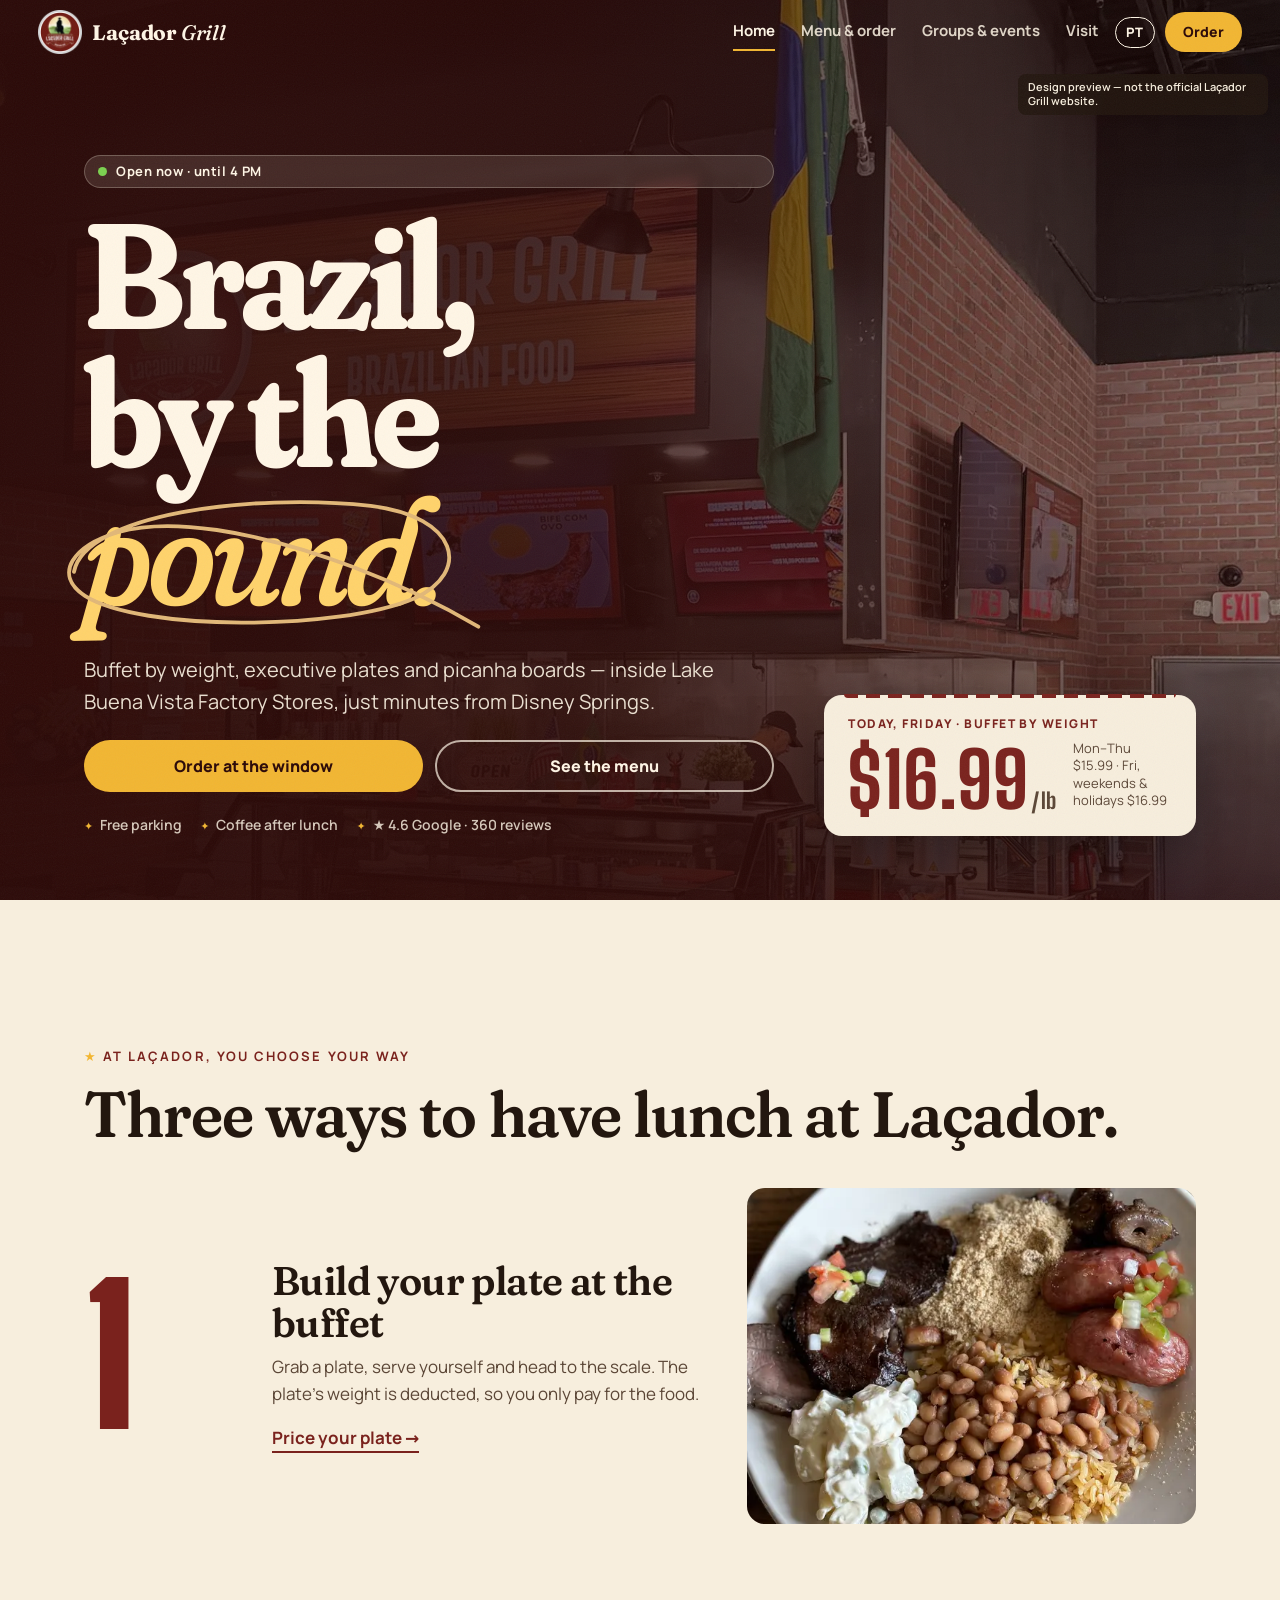
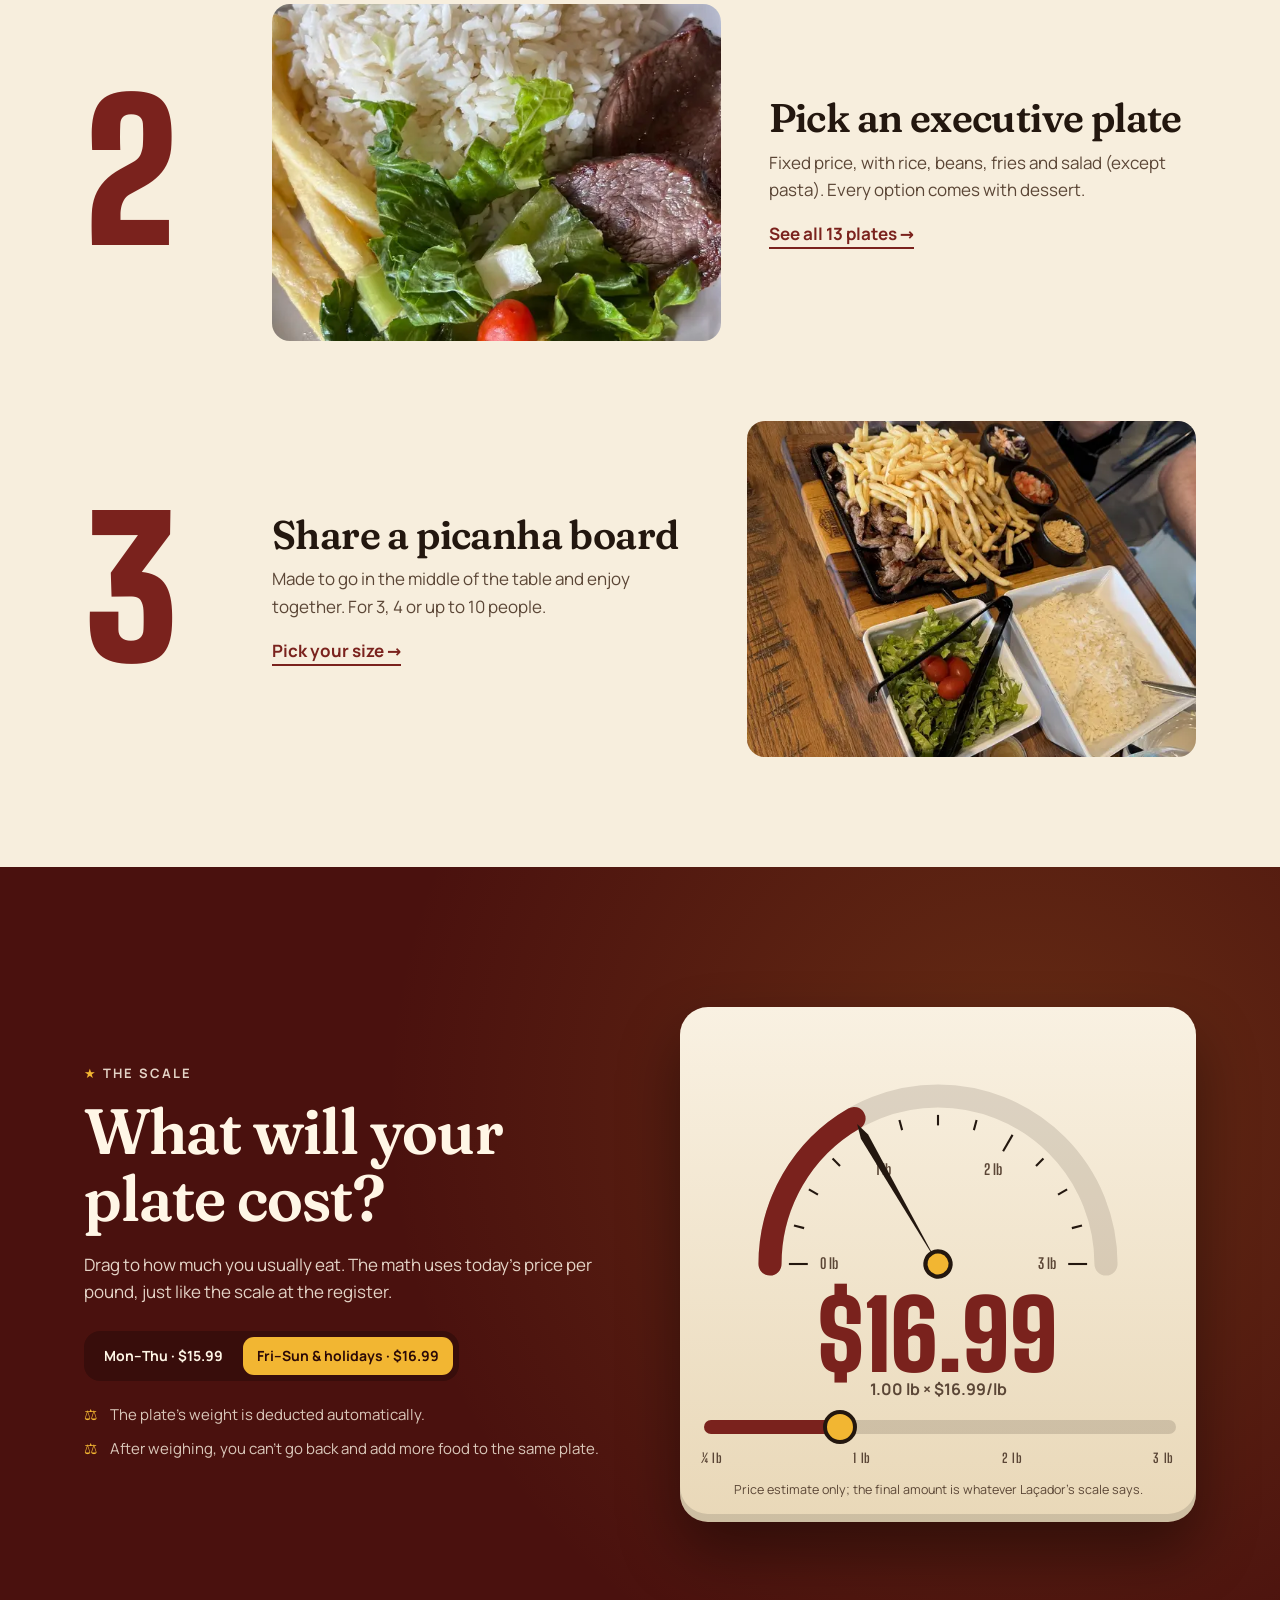
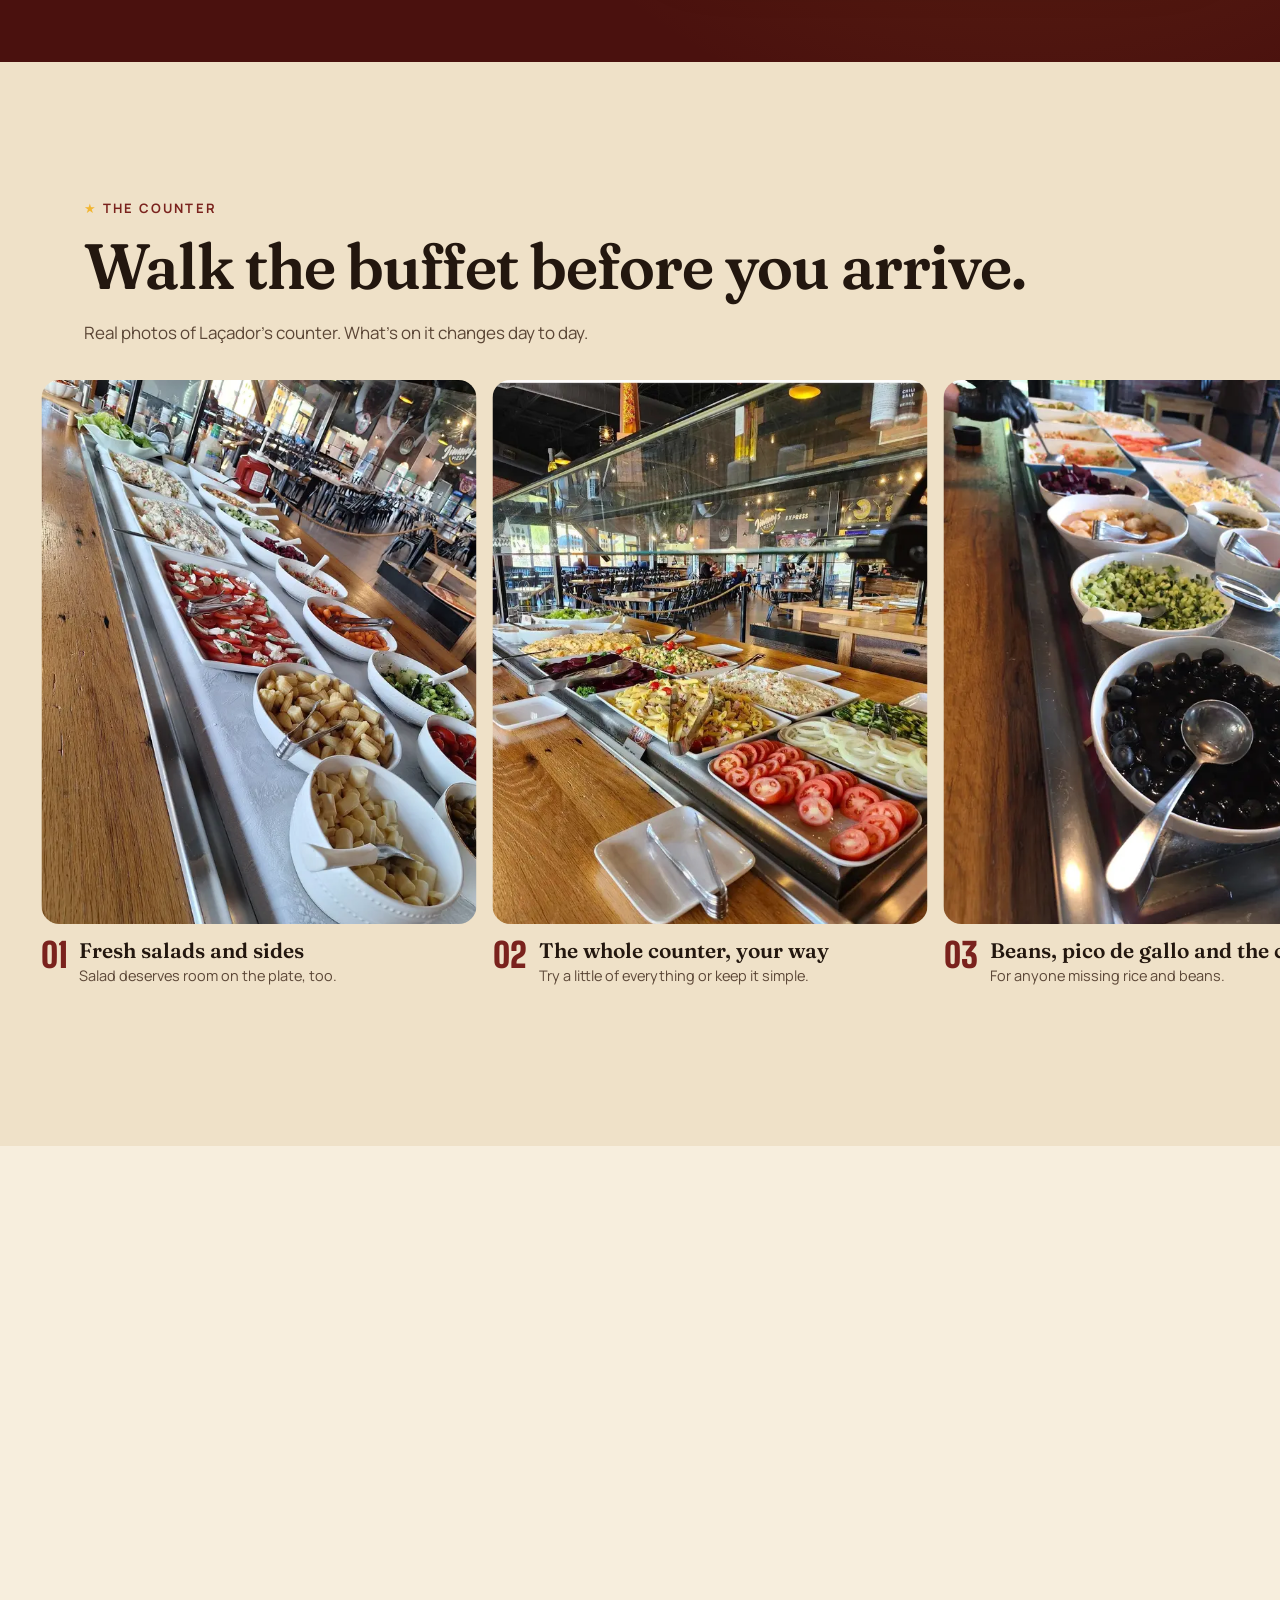
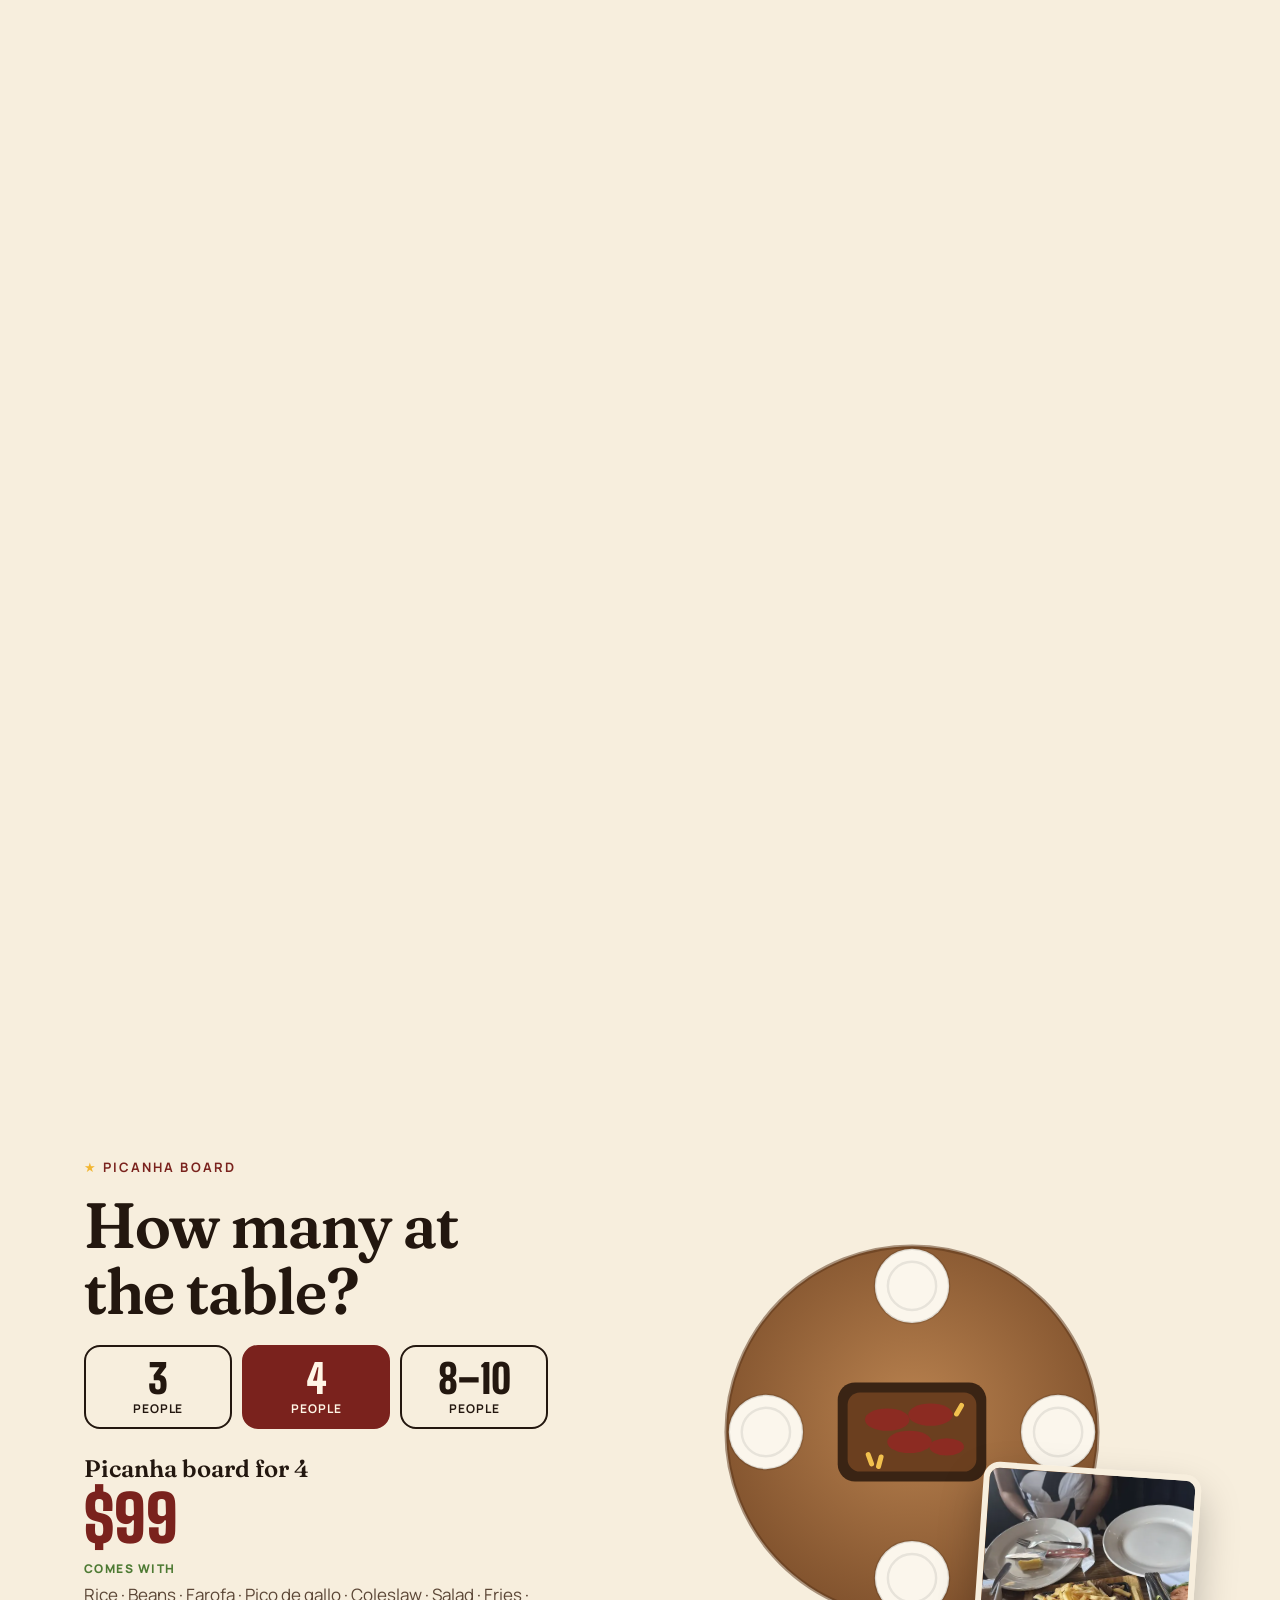
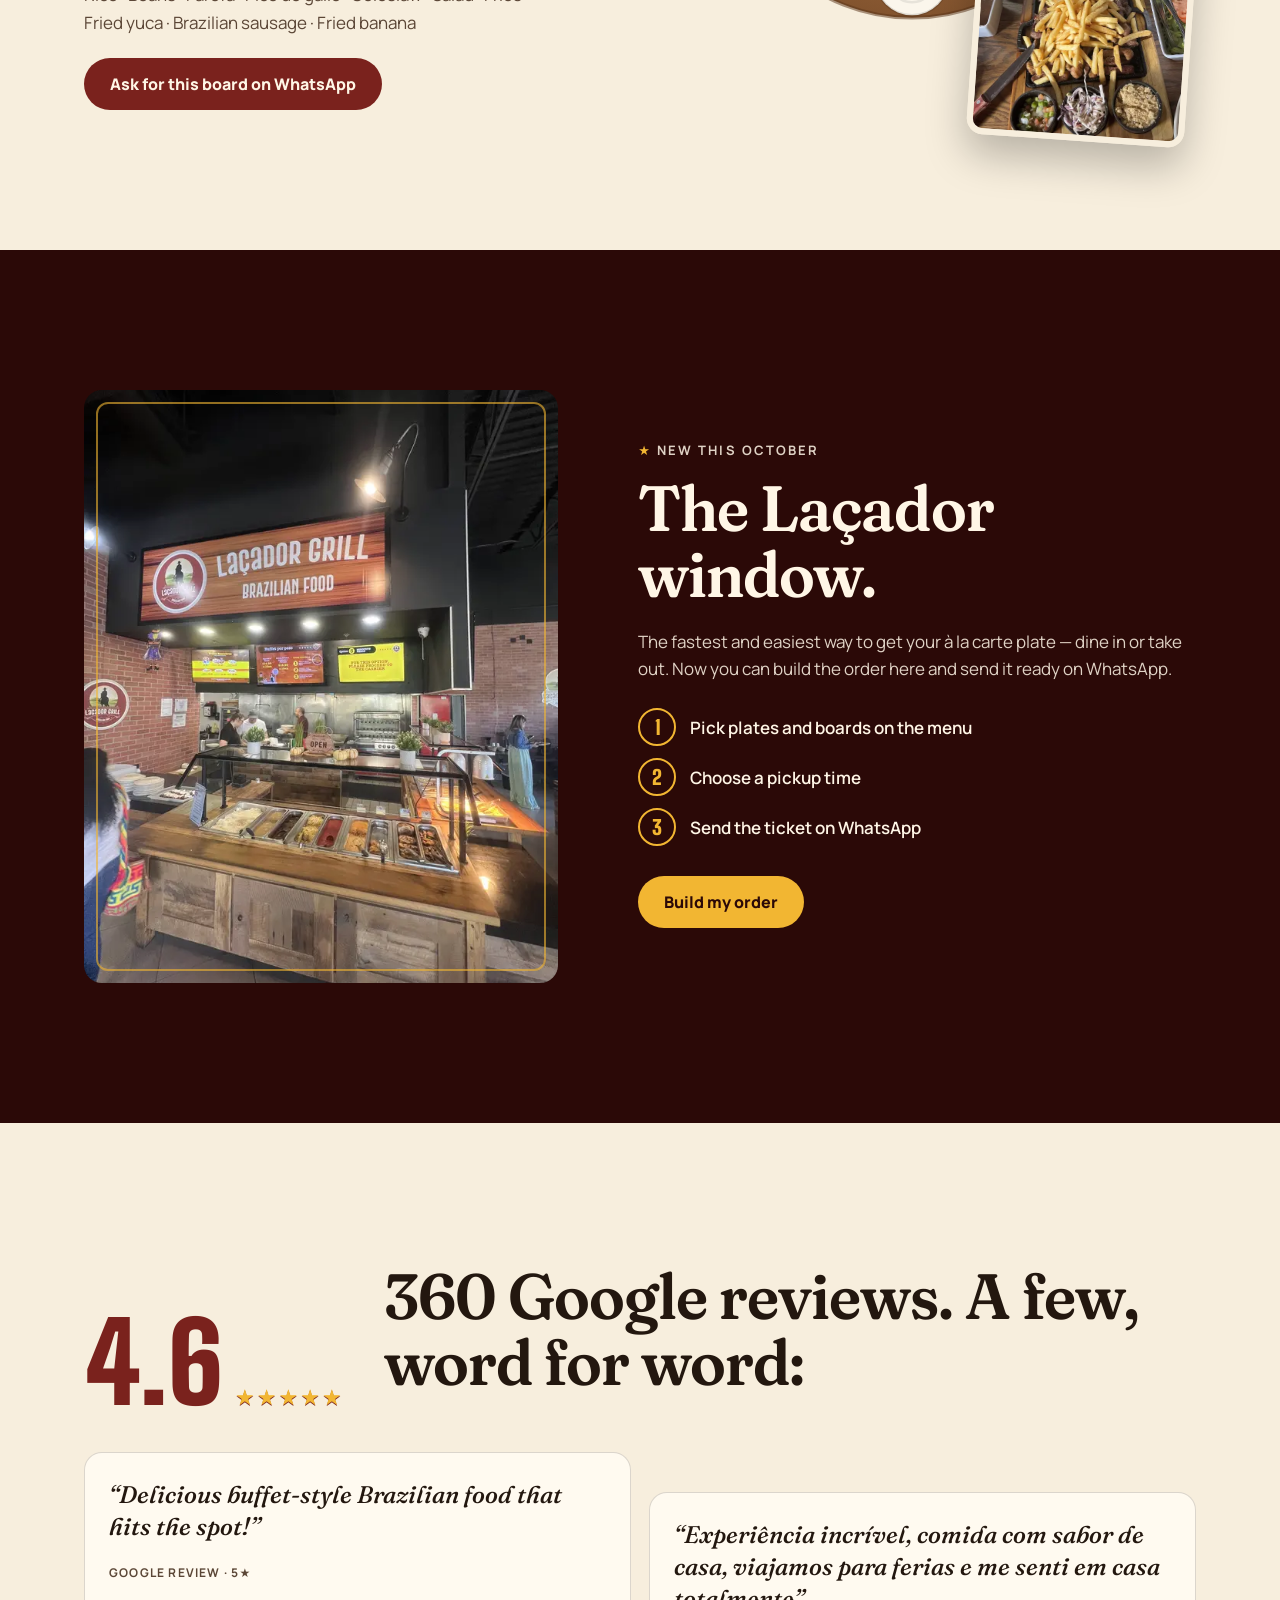
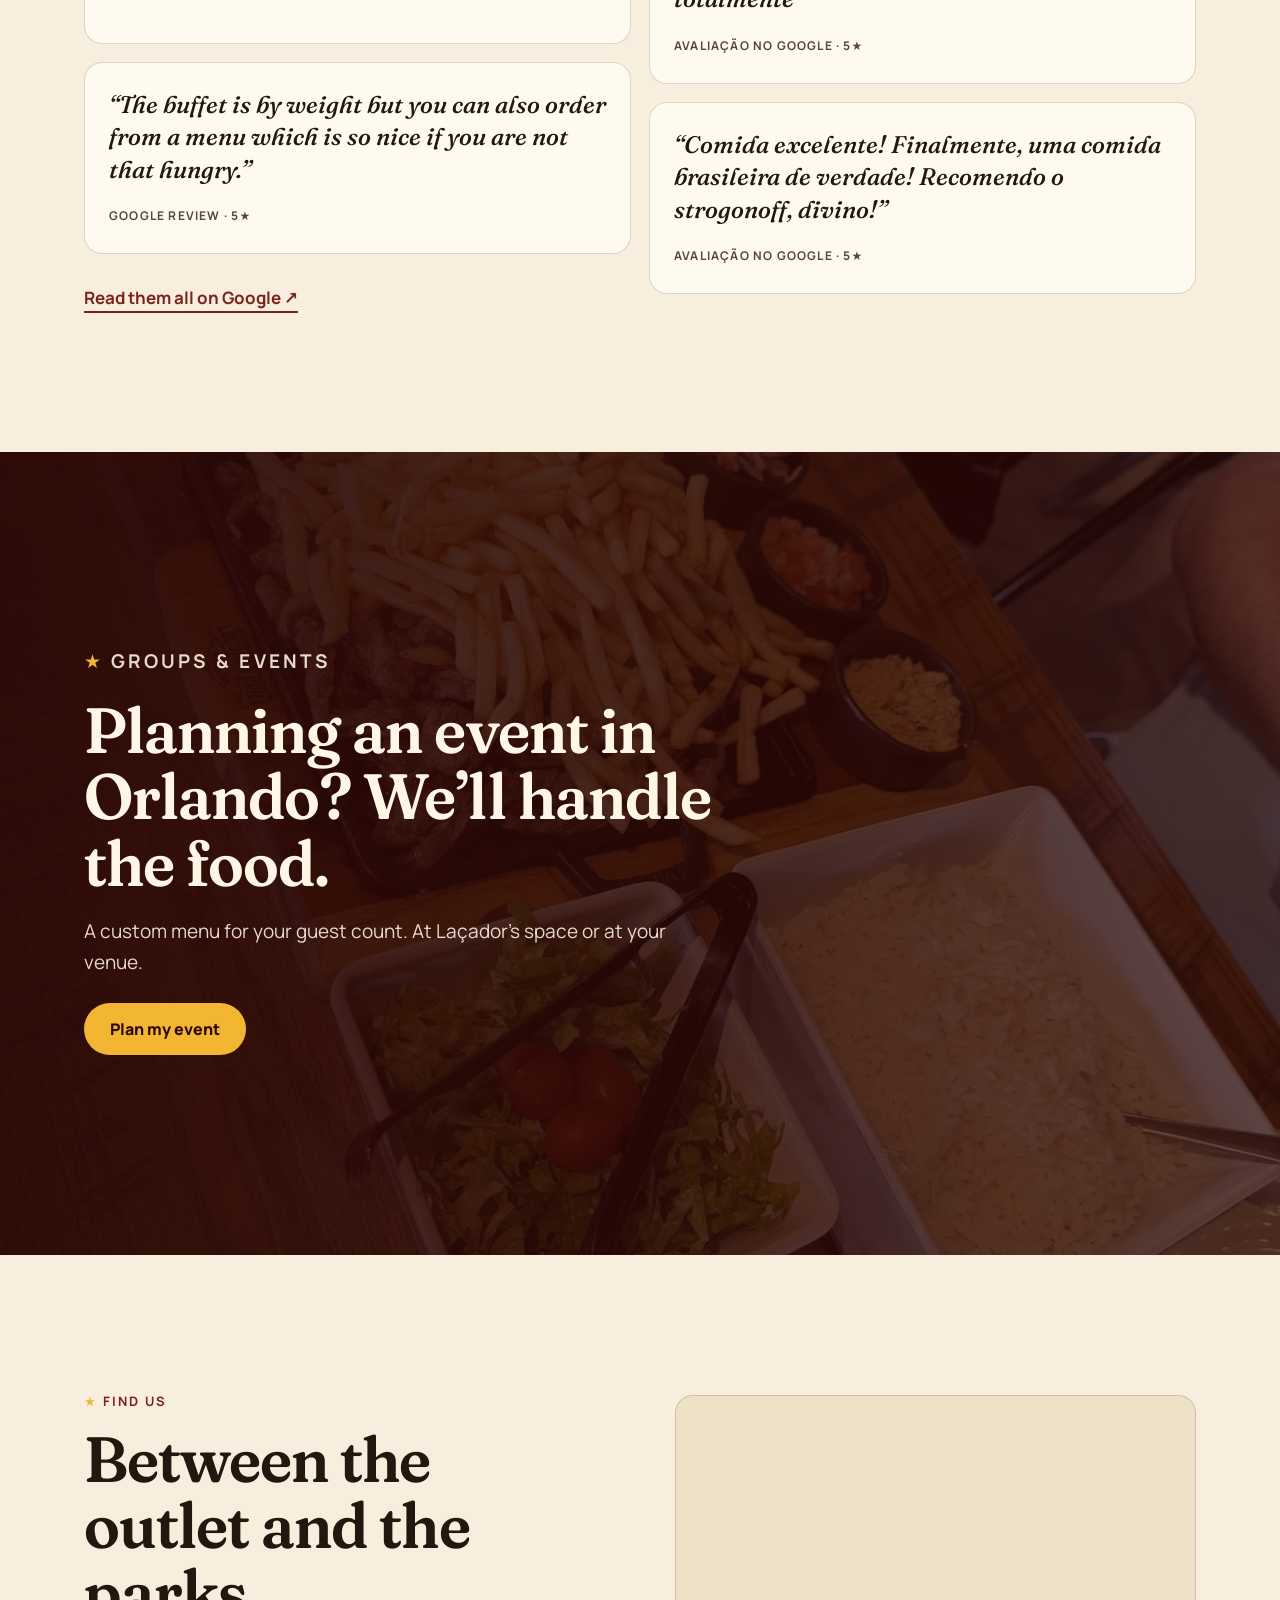
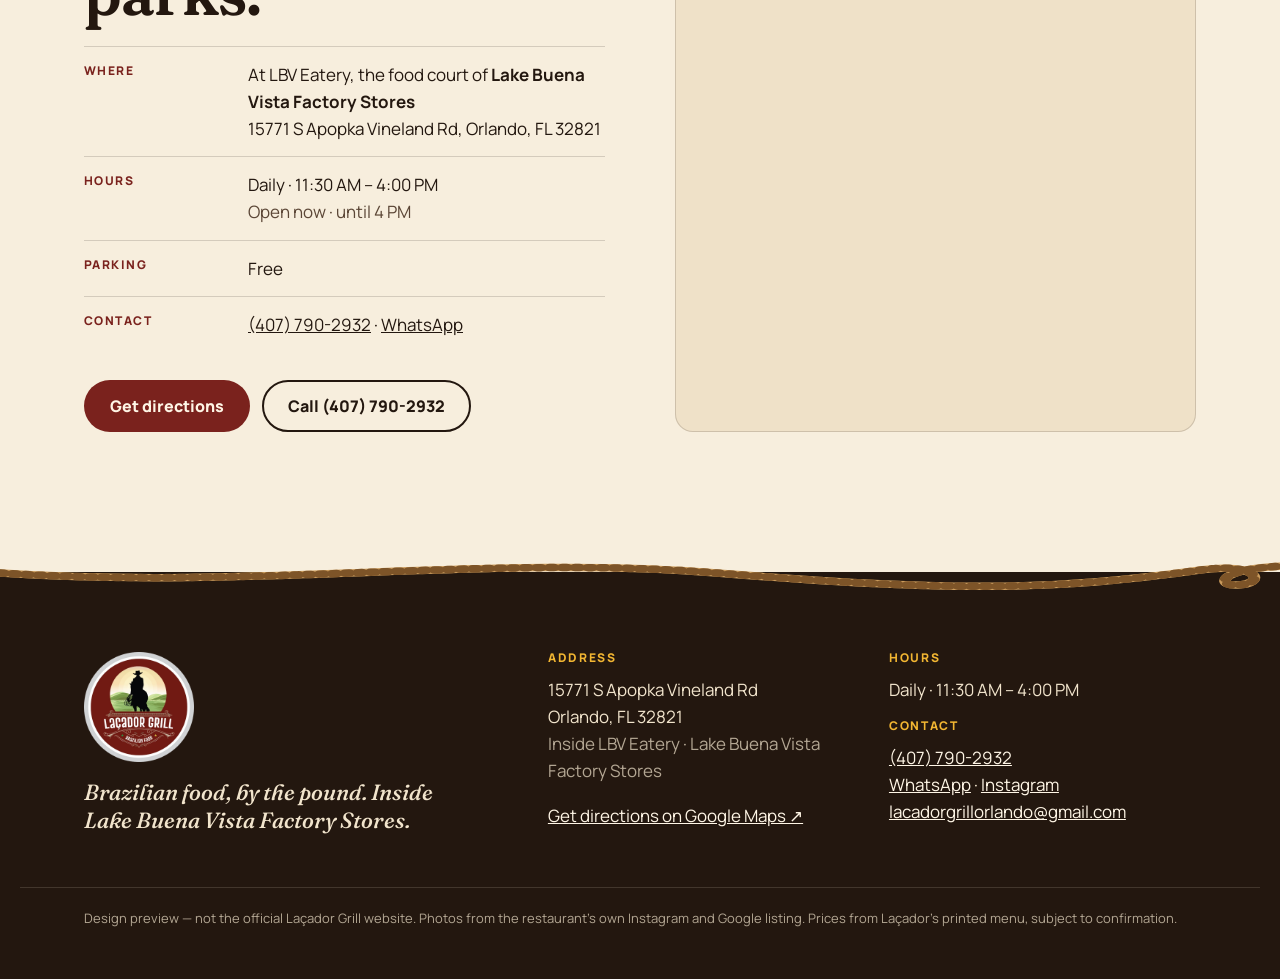
<file: index.html>
<!doctype html>
<html lang="en">
<head>
<meta charset="utf-8">
<meta name="viewport" content="width=device-width, initial-scale=1, viewport-fit=cover">
<title>Laçador Grill — Brazilian food by the pound in Orlando</title>
<meta name="description" content="Brazilian buffet by weight, executive plates and picanha boards inside Lake Buena Vista Factory Stores, Orlando. Daily 11:30 AM–4 PM.">
<meta name="robots" content="noindex, nofollow">
<meta name="theme-color" content="#5a1512">
<link rel="icon" href="img/favicon.png">
<link rel="alternate" hreflang="en" href="index.html">
<link rel="alternate" hreflang="pt-BR" href="pt/index.html">
<link rel="preload" href="fonts/fraunces-latin-full-normal.woff2" as="font" type="font/woff2" crossorigin>
<link rel="preload" href="fonts/big-shoulders-display-latin-wght-normal.woff2" as="font" type="font/woff2" crossorigin>
<link rel="stylesheet" href="css/site.css">
<script type="application/ld+json">{"@context":"https://schema.org","@type":"Restaurant","name":"Laçador Grill","servesCuisine":"Brazilian","priceRange":"$$","telephone":"+14077902932","email":"lacadorgrillorlando@gmail.com","address":{"@type":"PostalAddress","streetAddress":"15771 S Apopka Vineland Rd","addressLocality":"Orlando","addressRegion":"FL","postalCode":"32821","addressCountry":"US"},"geo":{"@type":"GeoCoordinates","latitude":28.3492908,"longitude":-81.4878379},"openingHoursSpecification":[{"@type":"OpeningHoursSpecification","dayOfWeek":["Monday","Tuesday","Wednesday","Thursday","Friday","Saturday","Sunday"],"opens":"11:30","closes":"16:00"}],"sameAs":["https://www.instagram.com/lacadorgrill/"],"hasMenu":"menu.html","aggregateRating":{"@type":"AggregateRating","ratingValue":"4.6","reviewCount":360}}</script>
</head>
<body class="page-index">
<a class="skip" href="#main">Skip to content</a>
<div class="preview-tag" role="note">Design preview — not the official Laçador Grill website.</div>
<header class="site-head" data-head>
  <a class="brand" href="index.html" aria-label="Laçador Grill — Home">
    <img src="img/logo-s.webp" alt="" width="44" height="44">
    <span class="brand-word">Laçador <em>Grill</em></span>
  </a>
  <nav class="main-nav" aria-label="Main"><a href="index.html" aria-current="page">Home</a><a href="menu.html">Menu & order</a><a href="groups.html">Groups & events</a><a href="visit.html">Visit</a></nav>
  <div class="head-actions">
    <a class="lang" href="pt/index.html" hreflang="pt" lang="pt" title="Português">PT</a>
    <a class="btn btn-sun btn-sm head-order" href="menu.html#order">Order</a>
    <button class="menu-toggle" type="button" aria-expanded="false" aria-controls="drawer" data-menu><span></span><span></span><span class="sr">Menu</span></button>
  </div>
</header>
<div class="drawer" id="drawer" hidden data-drawer>
  <nav aria-label="Mobile"><a href="index.html" aria-current="page">Home</a><a href="menu.html">Menu & order</a><a href="groups.html">Groups & events</a><a href="visit.html">Visit</a><a href="pt/index.html" hreflang="pt" lang="pt">Português</a></nav>
  <p class="drawer-meta">Daily · 11:30 AM – 4:00 PM<br>Inside LBV Eatery · Lake Buena Vista Factory Stores</p>
</div>
<main id="main">

<section class="hero" data-hero>
  <div class="hero-media"><img class="hero-img" src="img/hero-counter-s.webp" srcset="img/hero-counter-s.webp 820w, img/hero-counter.webp 1600w" sizes="100vw" alt="Laçador Grill counter with the Brazilian flag, inside LBV Eatery" fetchpriority="high" decoding="async"></div>
  <div class="hero-inner">
    <p class="status" data-status><span class="dot"></span><span data-status-text>Daily · 11:30 AM – 4:00 PM</span></p>
    <h1 class="hero-title">Brazil,<br>by the <span class="loop">pound.<svg class="lasso" viewBox="0 0 400 140" aria-hidden="true"><path pathLength="1" d="M30 82 C 40 30, 190 10, 300 22 C 380 32, 392 82, 340 106 C 270 136, 90 136, 40 104 C 10 84, 30 58, 70 46 C 100 38, 130 40, 160 44 C 240 56, 330 92, 398 132"/></svg></span></h1>
    <p class="hero-sub">Buffet by weight, executive plates and picanha boards — inside Lake Buena Vista Factory Stores, just minutes from Disney Springs.</p>
    <div class="today" data-today>
      <div class="today-day"><span data-today-label>Today</span> · buffet by weight</div>
      <div class="today-price"><span data-today-price>$15.99</span><small>/lb</small></div>
      <div class="today-rule">Mon–Thu $15.99 · Fri, weekends & holidays $16.99</div>
    </div>
    <div class="hero-cta">
      <a class="btn btn-sun" href="menu.html#order">Order at the window</a>
      <a class="btn btn-ghost" href="menu.html">See the menu</a>
    </div>
    <ul class="hero-facts">
      <li>Free parking</li>
      <li>Coffee after lunch</li>
      <li>★ 4.6 Google · 360 reviews</li>
    </ul>
  </div>
</section>

<section class="ways" aria-labelledby="ways-h">
  <div class="wrap">
    <p class="kicker"><span class="star" aria-hidden="true">★</span> At Laçador, you choose your way</p>
    <h2 id="ways-h" class="h2">Three ways to have lunch at Laçador.</h2>
    <ol class="ways-list">
      <li class="way" data-reveal>
        <span class="way-n">1</span>
        <div class="way-text">
          <h3>Build your plate at the buffet</h3>
          <p>Grab a plate, serve yourself and head to the scale. The plate’s weight is deducted, so you only pay for the food.</p>
          <a class="link" href="#balanca">Price your plate →</a>
        </div>
        <figure class="way-fig"><img class="" src="img/plate-feijao-s.webp" srcset="img/plate-feijao-s.webp 820w, img/plate-feijao.webp 1600w" sizes="(max-width: 700px) 100vw, 50vw" alt="Buffet plate with beef, sausage, beans, rice and farofa" loading="lazy" decoding="async"></figure>
      </li>
      <li class="way" data-reveal>
        <span class="way-n">2</span>
        <div class="way-text">
          <h3>Pick an executive plate</h3>
          <p>Fixed price, with rice, beans, fries and salad (except pasta). Every option comes with dessert.</p>
          <a class="link" href="menu.html#executive">See all 13 plates →</a>
        </div>
        <figure class="way-fig"><img class="" src="img/plate-steak-s.webp" srcset="img/plate-steak-s.webp 820w, img/plate-steak.webp 1600w" sizes="(max-width: 700px) 100vw, 50vw" alt="Executive plate with picanha, rice, fries and salad" loading="lazy" decoding="async"></figure>
      </li>
      <li class="way" data-reveal>
        <span class="way-n">3</span>
        <div class="way-text">
          <h3>Share a picanha board</h3>
          <p>Made to go in the middle of the table and enjoy together. For 3, 4 or up to 10 people.</p>
          <a class="link" href="#mesa">Pick your size →</a>
        </div>
        <figure class="way-fig"><img class="" src="img/board-1-s.webp" srcset="img/board-1-s.webp 820w, img/board-1.webp 1600w" sizes="(max-width: 700px) 100vw, 50vw" alt="Picanha board with fries, pico de gallo and sides" loading="lazy" decoding="async"></figure>
      </li>
    </ol>
  </div>
</section>

<section class="scale-sec" id="balanca" aria-labelledby="scale-h">
  <div class="wrap scale-grid">
    <div class="scale-copy">
      <p class="kicker kicker-sun"><span class="star" aria-hidden="true">★</span> The scale</p>
      <h2 id="scale-h" class="h2">What will your plate cost?</h2>
      <p>Drag to how much you usually eat. The math uses today’s price per pound, just like the scale at the register.</p>
      <div class="day-toggle" role="radiogroup" aria-label="Day" data-daytoggle>
        <button type="button" role="radio" data-rate="week" aria-checked="true">Mon–Thu · $15.99</button>
        <button type="button" role="radio" data-rate="weekend" aria-checked="false">Fri–Sun & holidays · $16.99</button>
      </div>
      <ul class="scale-rules">
        <li>The plate’s weight is deducted automatically.</li>
        <li>After weighing, you can’t go back and add more food to the same plate.</li>
      </ul>
    </div>
    <div class="scale" data-scale>
      <svg class="dial" viewBox="0 0 400 250" aria-hidden="true">
        <path class="dial-track" d="M40 220 A160 160 0 0 1 360 220"/>
        <path class="dial-fill" d="M40 220 A160 160 0 0 1 360 220" pathLength="1" data-dialfill/>
        <g class="dial-ticks" data-ticks></g>
        <g class="needle" data-needle><path d="M200 220 L196 80 L200 66 L204 80 Z"/><circle cx="200" cy="220" r="12"/></g>
      </svg>
      <output class="scale-out" data-scaleout aria-live="polite"><span class="scale-price" data-scaleprice>$15.99</span><span class="scale-lb" data-scalelb>1.00 lb</span></output>
      <label class="sr" for="lb">Food weight in pounds</label>
      <input id="lb" class="lb-range" type="range" min="0.25" max="3" step="0.05" value="1" data-lbrange>
      <div class="lb-scale"><span>¼ lb</span><span>1 lb</span><span>2 lb</span><span>3 lb</span></div>
      <p class="scale-note">Price estimate only; the final amount is whatever Laçador’s scale says.</p>
    </div>
  </div>
</section>

<section class="counter-sec" aria-labelledby="counter-h" data-counter>
  <div class="wrap counter-head">
    <p class="kicker"><span class="star" aria-hidden="true">★</span> The counter</p>
    <h2 id="counter-h" class="h2">Walk the buffet before you arrive.</h2>
    <p class="muted">Real photos of Laçador’s counter. What’s on it changes day to day.</p>
  </div>
  <div class="counter-track" data-track tabindex="0" aria-label="Buffet photos, scroll sideways">
    <figure class="counter-card"><div class="cc-img"><img class="" src="img/buffet-salads-s.webp" srcset="img/buffet-salads-s.webp 820w, img/buffet-salads.webp 1600w" sizes="(max-width: 700px) 82vw, 40vw" alt="Fresh salads and sides" loading="lazy" decoding="async"></div><figcaption><span class="cc-n">01</span><strong>Fresh salads and sides</strong><span>Salad deserves room on the plate, too.</span></figcaption></figure><figure class="counter-card"><div class="cc-img"><img class="" src="img/buffet-long-s.webp" srcset="img/buffet-long-s.webp 820w, img/buffet-long.webp 1600w" sizes="(max-width: 700px) 82vw, 40vw" alt="The whole counter, your way" loading="lazy" decoding="async"></div><figcaption><span class="cc-n">02</span><strong>The whole counter, your way</strong><span>Try a little of everything or keep it simple.</span></figcaption></figure><figure class="counter-card"><div class="cc-img"><img class="" src="img/buffet-beans-s.webp" srcset="img/buffet-beans-s.webp 820w, img/buffet-beans.webp 1600w" sizes="(max-width: 700px) 82vw, 40vw" alt="Beans, pico de gallo and the classics" loading="lazy" decoding="async"></div><figcaption><span class="cc-n">03</span><strong>Beans, pico de gallo and the classics</strong><span>For anyone missing rice and beans.</span></figcaption></figure><figure class="counter-card"><div class="cc-img"><img class="" src="img/buffet-yellow-s.webp" srcset="img/buffet-yellow-s.webp 820w, img/buffet-yellow.webp 1600w" sizes="(max-width: 700px) 82vw, 40vw" alt="Hot dishes" loading="lazy" decoding="async"></div><figcaption><span class="cc-n">04</span><strong>Hot dishes</strong><span>Meats, sides and Brazilian classics.</span></figcaption></figure><figure class="counter-card"><div class="cc-img"><img class="" src="img/skewer-s.webp" srcset="img/skewer-s.webp 820w, img/skewer.webp 1600w" sizes="(max-width: 700px) 82vw, 40vw" alt="Off the grill" loading="lazy" decoding="async"></div><figcaption><span class="cc-n">05</span><strong>Off the grill</strong><span>Meat prepared the Brazilian way.</span></figcaption></figure><figure class="counter-card"><div class="cc-img"><img class="" src="img/desserts-s.webp" srcset="img/desserts-s.webp 820w, img/desserts.webp 1600w" sizes="(max-width: 700px) 82vw, 40vw" alt="And dessert" loading="lazy" decoding="async"></div><figcaption><span class="cc-n">06</span><strong>And dessert</strong><span>Then, a little coffee.</span></figcaption></figure>
  </div>
</section>

<section class="table-sec" id="mesa" aria-labelledby="table-h" data-table>
  <div class="wrap table-grid">
    <div class="table-copy">
      <p class="kicker"><span class="star" aria-hidden="true">★</span> Picanha board</p>
      <h2 id="table-h" class="h2">How many at the table?</h2>
      <div class="seat-pick" role="radiogroup" aria-label="People">
        <button type="button" role="radio" aria-checked="false" data-board="board-3" data-seats="3"><span>3</span><small>people</small></button><button type="button" role="radio" aria-checked="true" data-board="board-4" data-seats="4"><span>4</span><small>people</small></button><button type="button" role="radio" aria-checked="false" data-board="board-10" data-seats="10"><span>8–10</span><small>people</small></button>
      </div>
      <div class="board-info" data-boardinfo="board-3" hidden>
        <p class="board-name">Picanha board for 3</p>
        <p class="board-price">$78</p>
        <p class="board-with"><span>Comes with</span> Rice · Beans · Farofa · Pico de gallo · Coleslaw · Salad · Fries · Fried yuca · Brazilian sausage</p>
        <a class="btn btn-ox" href="https://wa.me/14077902932?text=Hi%20La%C3%A7ador!%20I'd%20like%20the%20Picanha%20board%20for%203%20(%2478).%20Can%20you%20set%20one%20aside%20for%20today%3F" target="_blank" rel="noopener">Ask for this board on WhatsApp</a>
      </div><div class="board-info" data-boardinfo="board-4">
        <p class="board-name">Picanha board for 4</p>
        <p class="board-price">$99</p>
        <p class="board-with"><span>Comes with</span> Rice · Beans · Farofa · Pico de gallo · Coleslaw · Salad · Fries · Fried yuca · Brazilian sausage · Fried banana</p>
        <a class="btn btn-ox" href="https://wa.me/14077902932?text=Hi%20La%C3%A7ador!%20I'd%20like%20the%20Picanha%20board%20for%204%20(%2499).%20Can%20you%20set%20one%20aside%20for%20today%3F" target="_blank" rel="noopener">Ask for this board on WhatsApp</a>
      </div><div class="board-info" data-boardinfo="board-10" hidden>
        <p class="board-name">Picanha board for 8 to 10</p>
        <p class="board-price">$185</p>
        <p class="board-with">Made for big families and groups. Ask what comes with it.</p>
        <a class="btn btn-ox" href="https://wa.me/14077902932?text=Hi%20La%C3%A7ador!%20I'd%20like%20the%20Picanha%20board%20for%208%20to%2010%20(%24185).%20Can%20you%20set%20one%20aside%20for%20today%3F" target="_blank" rel="noopener">Ask for this board on WhatsApp</a>
      </div>
    </div>
    <div class="table-art">
      <svg viewBox="0 0 420 420" class="table-svg" aria-hidden="true" data-tablesvg>
        <defs><radialGradient id="wood" cx="50%" cy="45%" r="60%"><stop offset="0" stop-color="#b9824f"/><stop offset="1" stop-color="#7d4f2b"/></radialGradient></defs>
        <circle cx="210" cy="210" r="150" fill="url(#wood)"/>
        <circle cx="210" cy="210" r="150" fill="none" stroke="#5a3519" stroke-width="3" opacity=".5"/>
        <g data-plates></g>
        <rect x="150" y="170" width="120" height="80" rx="14" fill="#3a2414"/>
        <rect x="158" y="178" width="104" height="64" rx="10" fill="#6b3f1f"/>
        <g fill="#8c2b22"><ellipse cx="190" cy="200" rx="18" ry="9"/><ellipse cx="225" cy="196" rx="18" ry="9"/><ellipse cx="208" cy="218" rx="18" ry="9"/><ellipse cx="238" cy="222" rx="14" ry="7"/></g>
        <g fill="#f2c14e"><rect x="174" y="226" width="4" height="12" rx="2" transform="rotate(-20 176 232)"/><rect x="182" y="228" width="4" height="12" rx="2" transform="rotate(15 184 234)"/><rect x="246" y="186" width="4" height="12" rx="2" transform="rotate(30 248 192)"/></g>
      </svg>
      <figure class="table-photo"><img class="" src="img/board-2-s.webp" srcset="img/board-2-s.webp 820w, img/board-2.webp 1600w" sizes="(max-width: 700px) 60vw, 25vw" alt="Picanha board served with rice, salad and fries" loading="lazy" decoding="async"></figure>
    </div>
  </div>
</section>

<section class="window-sec" aria-labelledby="window-h">
  <div class="wrap window-grid">
    <figure class="window-photo" data-reveal><img class="" src="img/counter-s.webp" srcset="img/counter-s.webp 820w, img/counter.webp 1600w" sizes="(max-width: 700px) 100vw, 50vw" alt="Laçador Grill storefront inside LBV Eatery" loading="lazy" decoding="async"></figure>
    <div class="window-copy" data-reveal>
      <p class="kicker kicker-sun"><span class="star" aria-hidden="true">★</span> New this October</p>
      <h2 id="window-h" class="h2">The Laçador window.</h2>
      <p>The fastest and easiest way to get your à la carte plate — dine in or take out. Now you can build the order here and send it ready on WhatsApp.</p>
      <ol class="steps">
        <li><b>1</b>Pick plates and boards on the menu</li>
        <li><b>2</b>Choose a pickup time</li>
        <li><b>3</b>Send the ticket on WhatsApp</li>
      </ol>
      <a class="btn btn-sun" href="menu.html#order">Build my order</a>
    </div>
  </div>
</section>

<section class="voices" aria-labelledby="voices-h">
  <div class="wrap">
    <div class="voices-head">
      <p class="rating-big"><span>4.6</span><small>★★★★★</small></p>
      <h2 id="voices-h" class="h2">360 Google reviews. A few, word for word:</h2>
    </div>
    <div class="quotes">
      <blockquote class="quote" lang="en" data-reveal><p>“Delicious buffet-style Brazilian food that hits the spot!”</p><cite>Google review · 5★</cite></blockquote><blockquote class="quote" lang="pt-BR" data-reveal><p>“Experiência incrível, comida com sabor de casa, viajamos para ferias e me senti em casa totalmente”</p><cite>Avaliação no Google · 5★</cite></blockquote><blockquote class="quote" lang="en" data-reveal><p>“The buffet is by weight but you can also order from a menu which is so nice if you are not that hungry.”</p><cite>Google review · 5★</cite></blockquote><blockquote class="quote" lang="pt-BR" data-reveal><p>“Comida excelente! Finalmente, uma comida brasileira de verdade! Recomendo o strogonoff, divino!”</p><cite>Avaliação no Google · 5★</cite></blockquote>
    </div>
    <a class="link" href="https://www.google.com/maps/search/?api=1&query=La%C3%A7ador%20Grill%2015771%20S%20Apopka%20Vineland%20Rd%20Orlando" target="_blank" rel="noopener">Read them all on Google ↗</a>
  </div>
</section>

<section class="events-band" aria-labelledby="events-h">
  <img class="band-bg" src="img/board-1-s.webp" srcset="img/board-1-s.webp 820w, img/board-1.webp 1600w" sizes="100vw" alt="" loading="lazy" decoding="async">
  <div class="wrap band-inner" data-reveal>
    <p class="kicker kicker-sun"><span class="star" aria-hidden="true">★</span> Groups & events</p>
    <h2 id="events-h" class="h2">Planning an event in Orlando? We’ll handle the food.</h2>
    <p>A custom menu for your guest count. At Laçador’s space or at your venue.</p>
    <a class="btn btn-sun" href="groups.html">Plan my event</a>
  </div>
</section>

<section class="visit-sec" id="visit" aria-labelledby="visit-h">
  <div class="wrap visit-grid">
    <div class="visit-copy">
      <p class="kicker"><span class="star" aria-hidden="true">★</span> Find us</p>
      <h2 id="visit-h" class="h2">Between the outlet and the parks.</h2>
      <dl class="facts">
        <div><dt>Where</dt><dd>At LBV Eatery, the food court of <b>Lake Buena Vista Factory Stores</b><br>15771 S Apopka Vineland Rd, Orlando, FL 32821</dd></div>
        <div><dt>Hours</dt><dd>Daily · 11:30 AM – 4:00 PM<br><span data-status-inline class="muted"></span></dd></div>
        <div><dt>Parking</dt><dd>Free</dd></div>
        <div><dt>Contact</dt><dd><a href="tel:+14077902932">(407) 790-2932</a> · <a href="https://wa.me/14077902932?text=Hi%20La%C3%A7ador!%20I%20found%20you%20on%20your%20website." target="_blank" rel="noopener">WhatsApp</a></dd></div>
      </dl>
      <div class="btn-row">
        <a class="btn btn-ox" href="https://www.google.com/maps/dir/?api=1&destination=La%C3%A7ador%20Grill%2C%2015771%20S%20Apopka%20Vineland%20Rd%2C%20Orlando%2C%20FL" target="_blank" rel="noopener">Get directions</a>
        <a class="btn btn-line" href="tel:+14077902932">Call (407) 790-2932</a>
      </div>
    </div>
    <div class="map-frame">
      <iframe title="Map of Laçador Grill" src="https://maps.google.com/maps?q=La%C3%A7ador%20Grill%2C%2015771%20S%20Apopka%20Vineland%20Rd%2C%20Orlando%2C%20FL&t=m&z=16&output=embed" loading="lazy" referrerpolicy="no-referrer-when-downgrade"></iframe>
    </div>
  </div>
</section>

</main>
<footer class="site-foot">
  <svg class="rope rope-foot" viewBox="0 0 1000 60" preserveAspectRatio="none" aria-hidden="true"><defs><mask id="rm1" maskUnits="userSpaceOnUse" x="-20" y="-20" width="1040" height="100"><path class="rope-mask" d="M0 30 C 200 50, 380 8, 560 30 S 820 52, 940 26 C 980 18, 990 40, 970 44 C 950 48, 948 26, 1000 22" pathLength="1"/></mask></defs><g mask="url(#rm1)"><path class="rope-base" d="M0 30 C 200 50, 380 8, 560 30 S 820 52, 940 26 C 980 18, 990 40, 970 44 C 950 48, 948 26, 1000 22"/><path class="rope-twist" d="M0 30 C 200 50, 380 8, 560 30 S 820 52, 940 26 C 980 18, 990 40, 970 44 C 950 48, 948 26, 1000 22"/></g></svg>
  <div class="foot-grid">
    <div class="foot-brand">
      <img src="img/logo.webp" alt="Laçador Grill" width="120" height="120" loading="lazy">
      <p>Brazilian food, by the pound. Inside Lake Buena Vista Factory Stores.</p>
    </div>
    <div>
      <h2 class="foot-h">Address</h2>
      <p>15771 S Apopka Vineland Rd<br>Orlando, FL 32821<br><span class="muted">Inside LBV Eatery · Lake Buena Vista Factory Stores</span></p>
      <p><a href="https://www.google.com/maps/dir/?api=1&destination=La%C3%A7ador%20Grill%2C%2015771%20S%20Apopka%20Vineland%20Rd%2C%20Orlando%2C%20FL" target="_blank" rel="noopener">Get directions on Google Maps ↗</a></p>
    </div>
    <div>
      <h2 class="foot-h">Hours</h2>
      <p>Daily · 11:30 AM – 4:00 PM</p>
      <h2 class="foot-h">Contact</h2>
      <p><a href="tel:+14077902932">(407) 790-2932</a><br><a href="https://wa.me/14077902932?text=Hi%20La%C3%A7ador!%20I%20found%20you%20on%20your%20website." target="_blank" rel="noopener">WhatsApp</a> · <a href="https://www.instagram.com/lacadorgrill/" target="_blank" rel="noopener">Instagram</a><br><a href="mailto:lacadorgrillorlando@gmail.com">lacadorgrillorlando@gmail.com</a></p>
    </div>
  </div>
  <p class="foot-note">Design preview — not the official Laçador Grill website. Photos from the restaurant’s own Instagram and Google listing. Prices from Laçador’s printed menu, subject to confirmation.</p>
</footer>
<div class="action-bar" data-actionbar>
  <a href="menu.html#order" class="ab-main"><svg viewBox="0 0 24 24" aria-hidden="true"><path d="M4 7h16l-1.5 12h-13z M9 7a3 3 0 0 1 6 0"/></svg>Order</a>
  <a href="https://wa.me/14077902932?text=Hi%20La%C3%A7ador!%20I%20found%20you%20on%20your%20website." target="_blank" rel="noopener"><svg viewBox="0 0 24 24" aria-hidden="true"><path d="M4 20l1.3-3.9A8 8 0 1 1 8 19z"/></svg>WhatsApp</a>
  <a href="https://www.google.com/maps/dir/?api=1&destination=La%C3%A7ador%20Grill%2C%2015771%20S%20Apopka%20Vineland%20Rd%2C%20Orlando%2C%20FL" target="_blank" rel="noopener"><svg viewBox="0 0 24 24" aria-hidden="true"><path d="M12 21s-7-6.2-7-11a7 7 0 0 1 14 0c0 4.8-7 11-7 11z M12 12.5a2.5 2.5 0 1 0 0-5 2.5 2.5 0 0 0 0 5z"/></svg>Directions</a>
</div>
<script type="application/json" id="site-data">{"lang":"en","wa":"14077902932","open":[11.5,16],"lb":{"week":15.99,"weekend":16.99}}</script>
<script src="vendor/gsap.min.js"></script>
<script src="vendor/ScrollTrigger.min.js"></script>
<script src="vendor/lenis.min.js"></script>
<script src="js/site.js"></script>
</body>
</html>
</file>
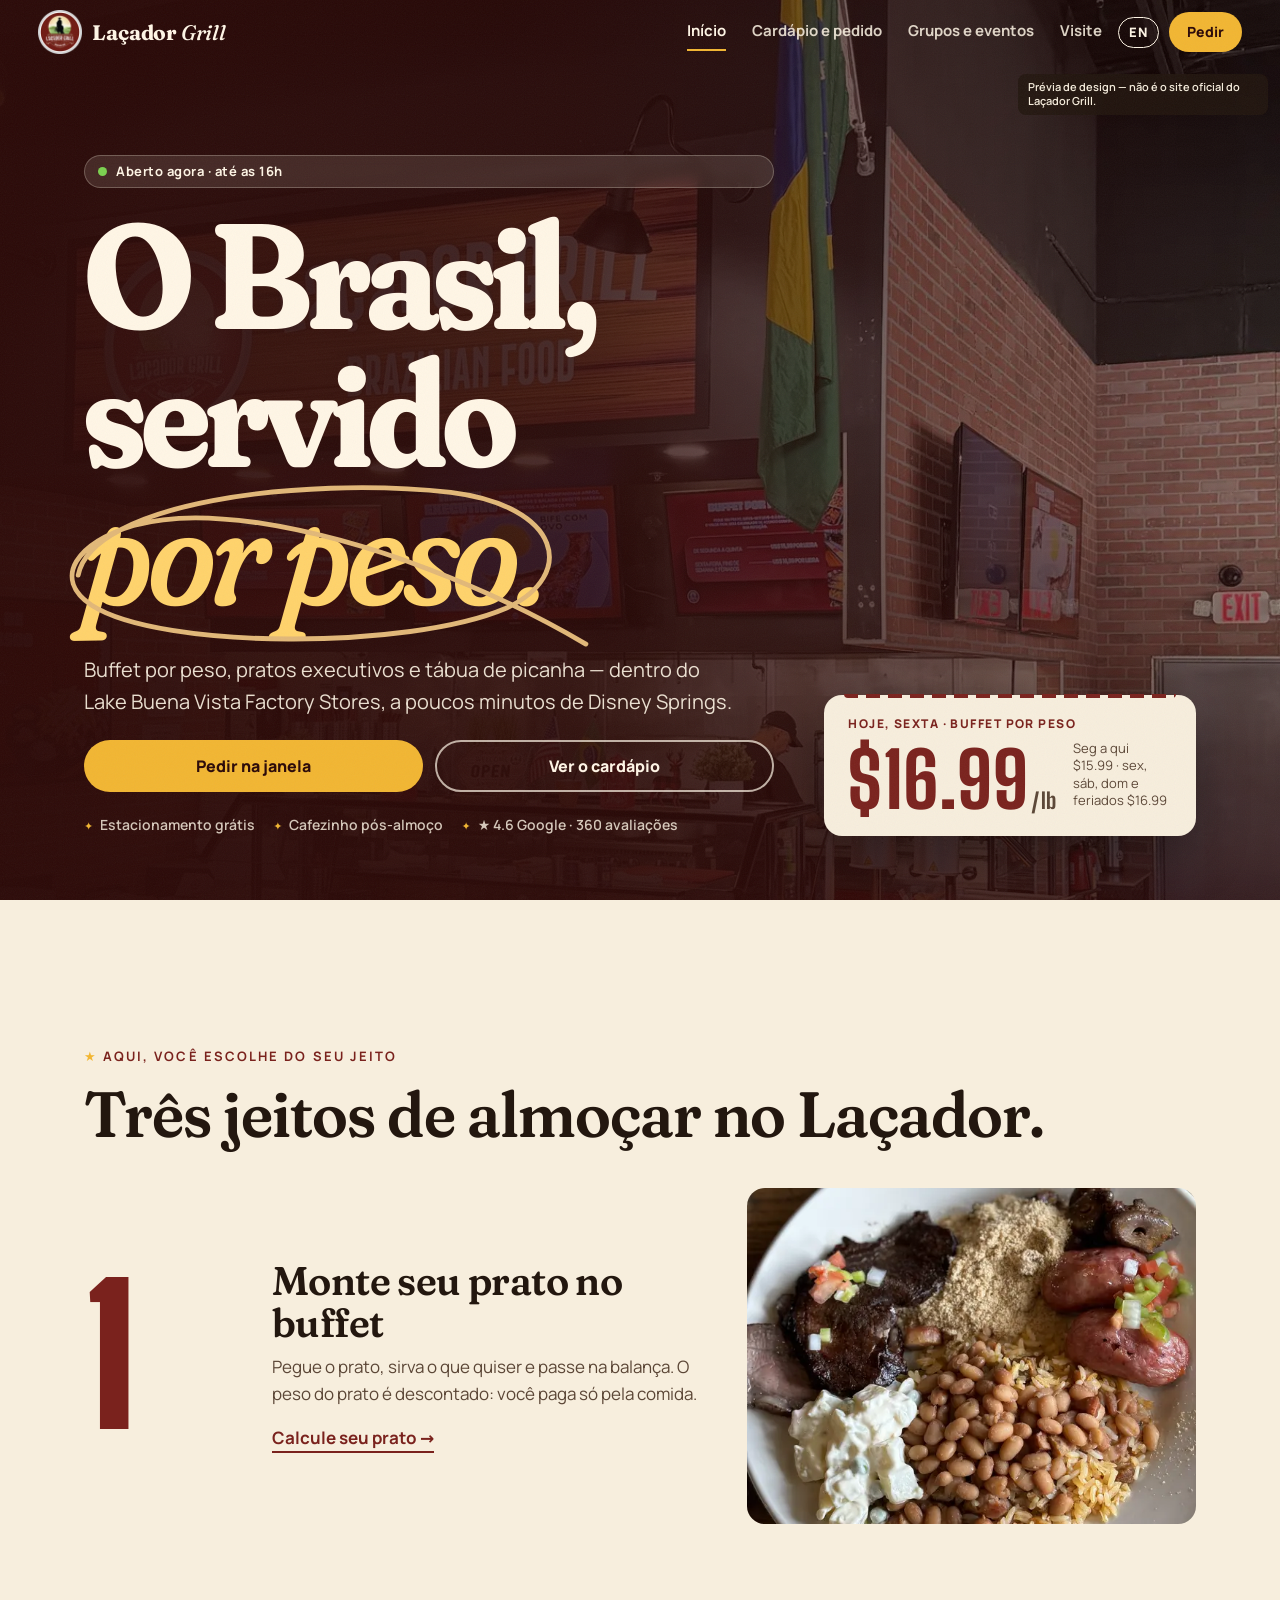
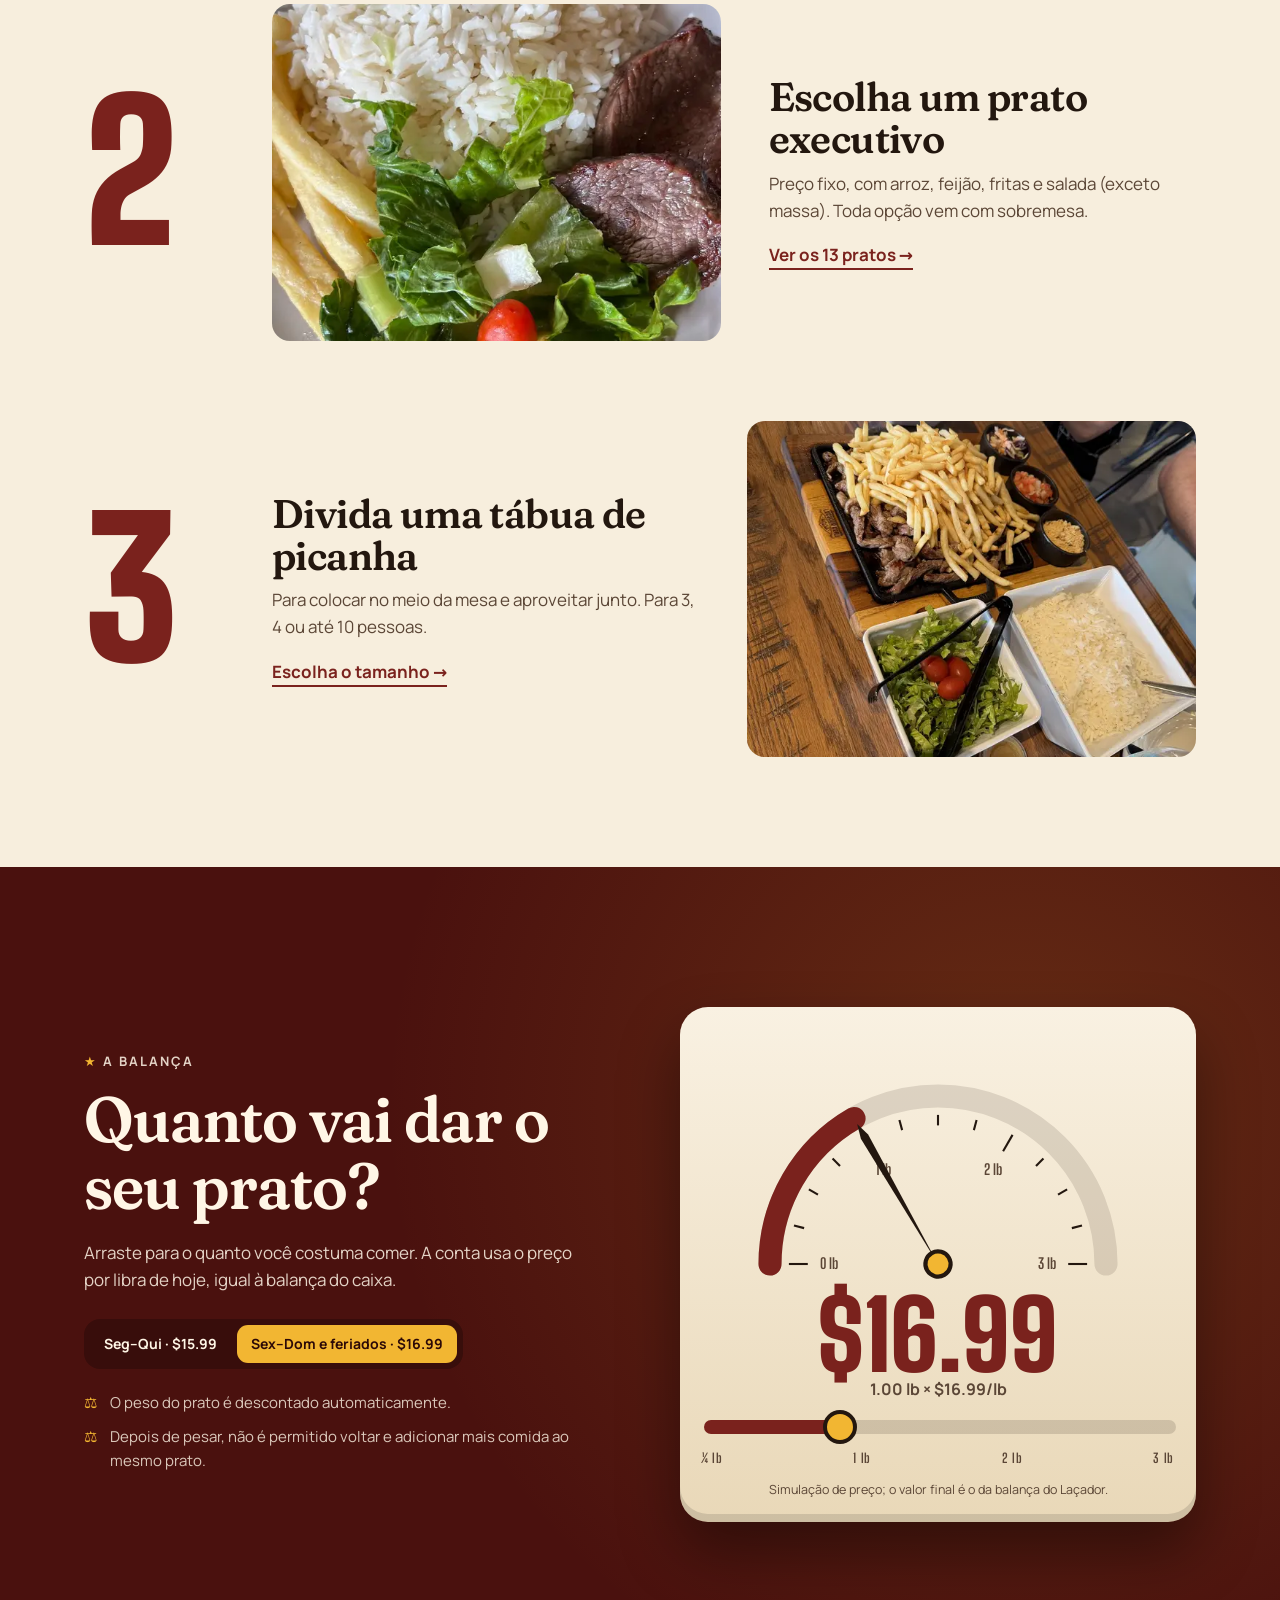
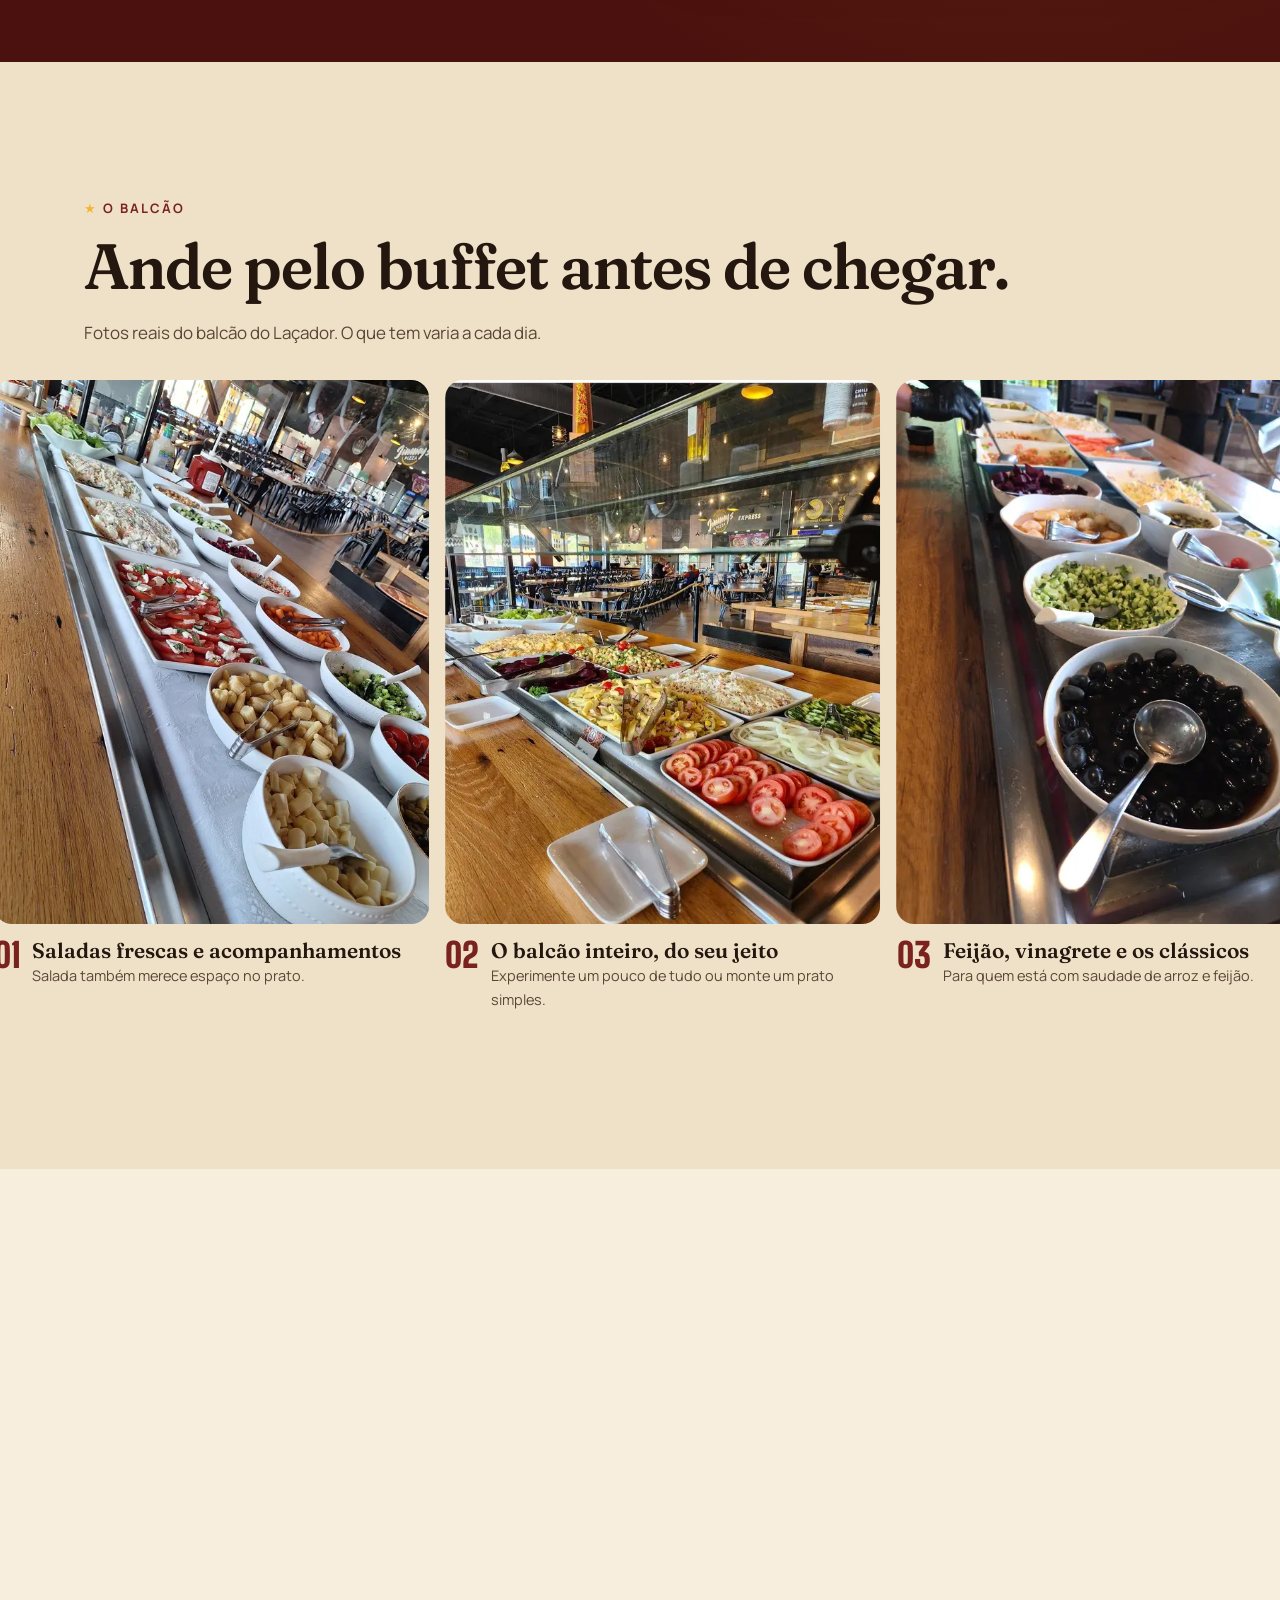
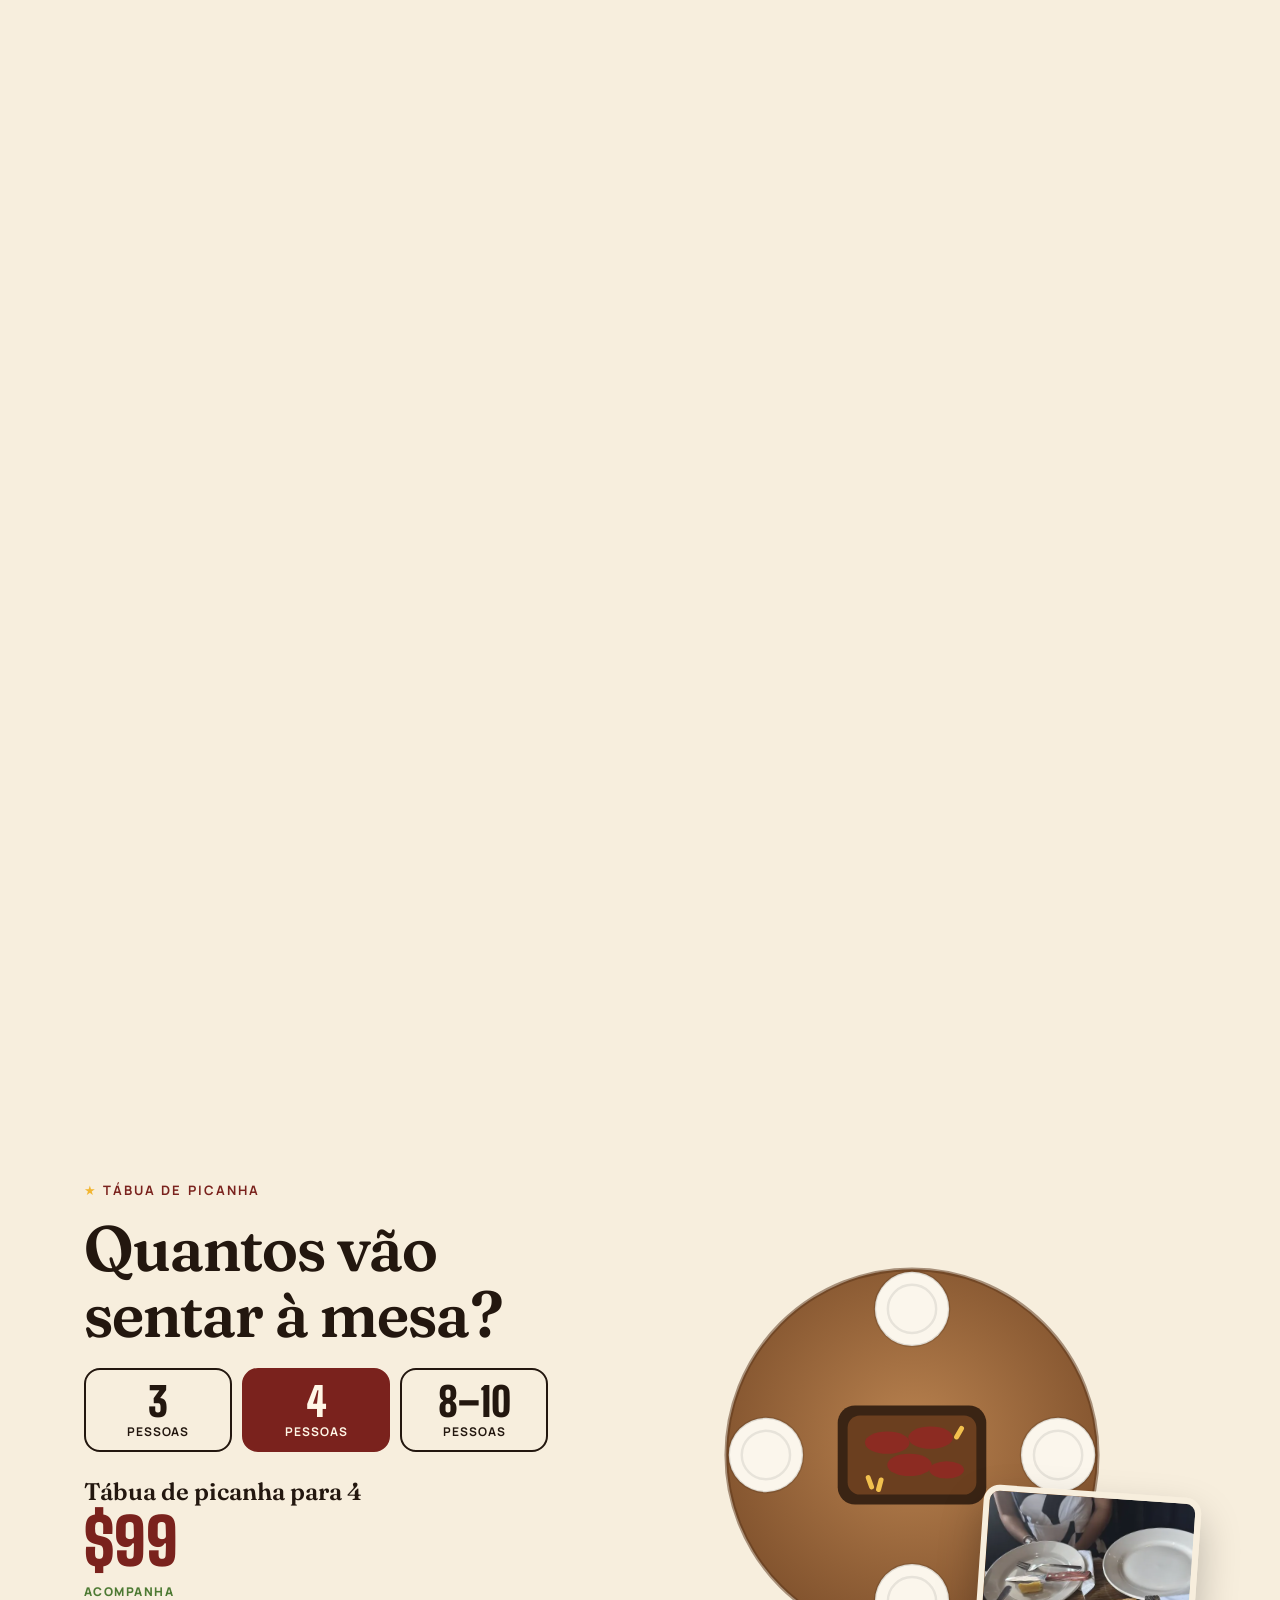
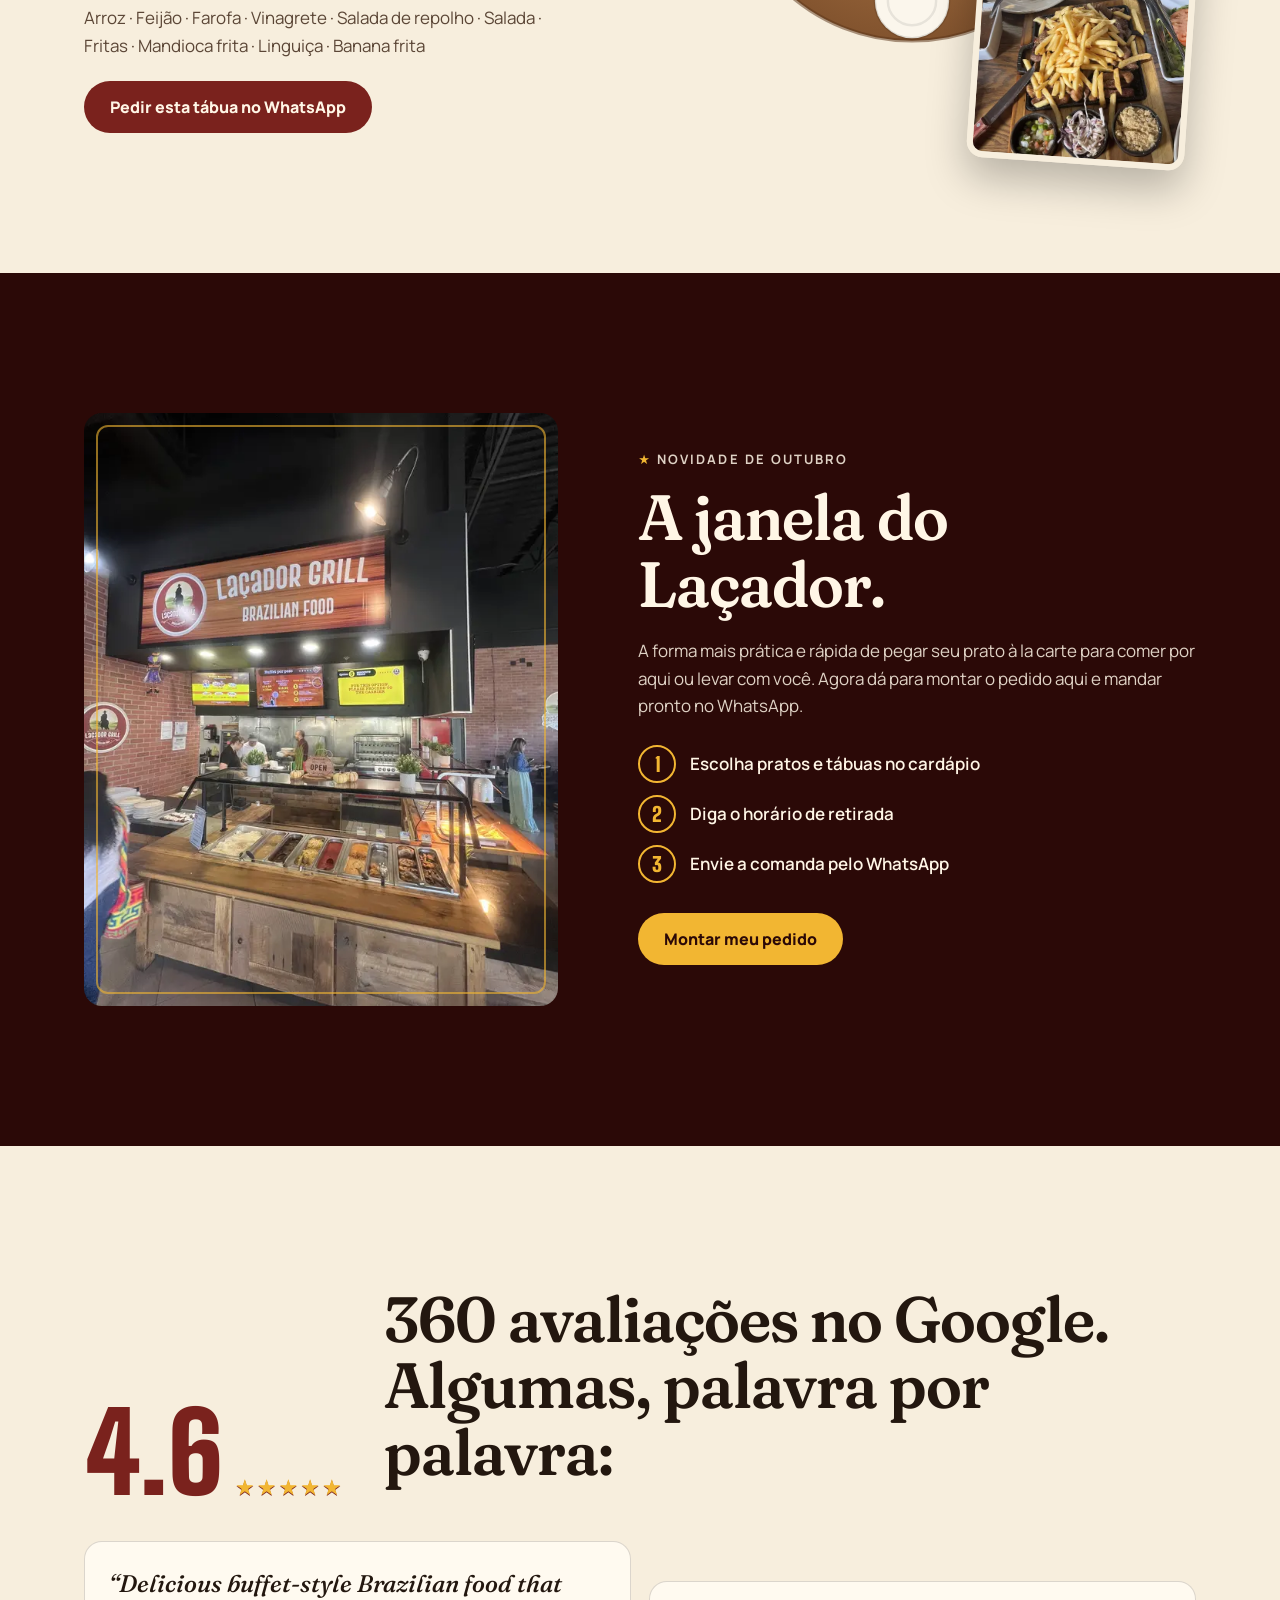
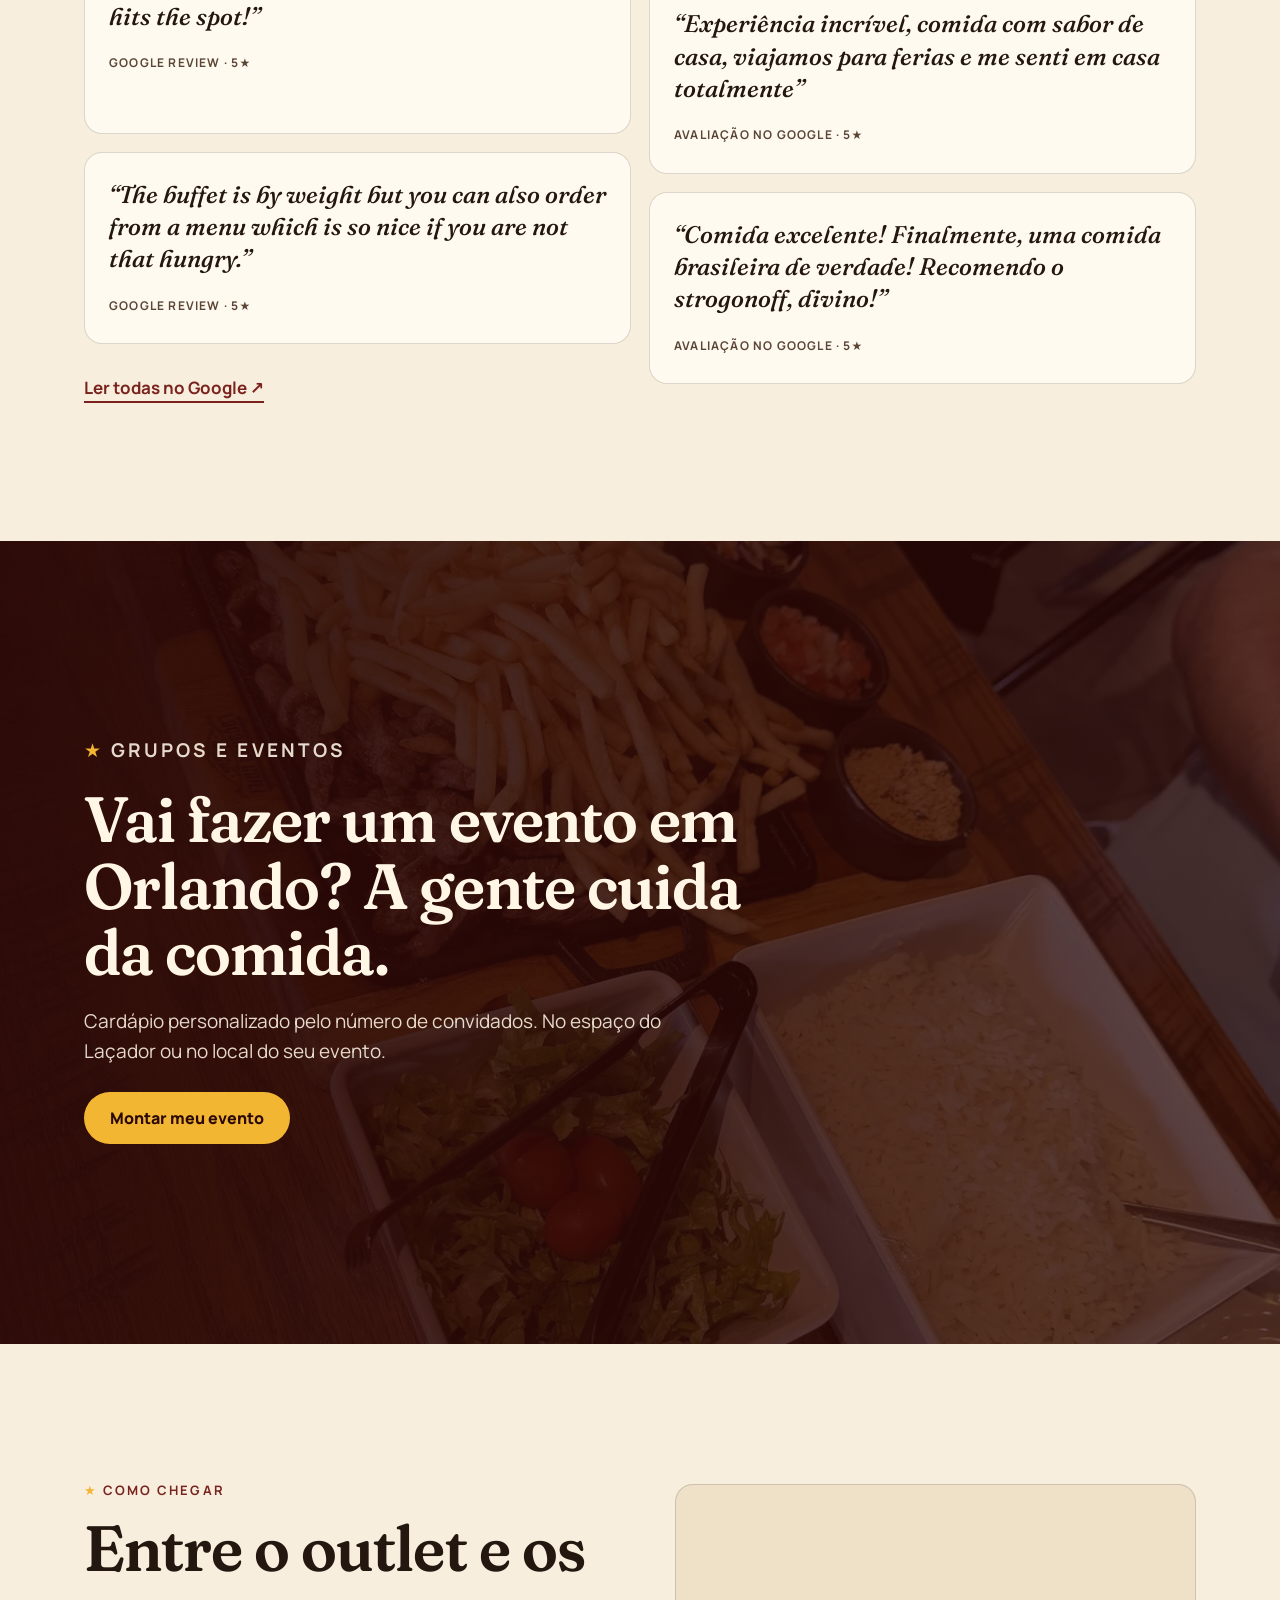
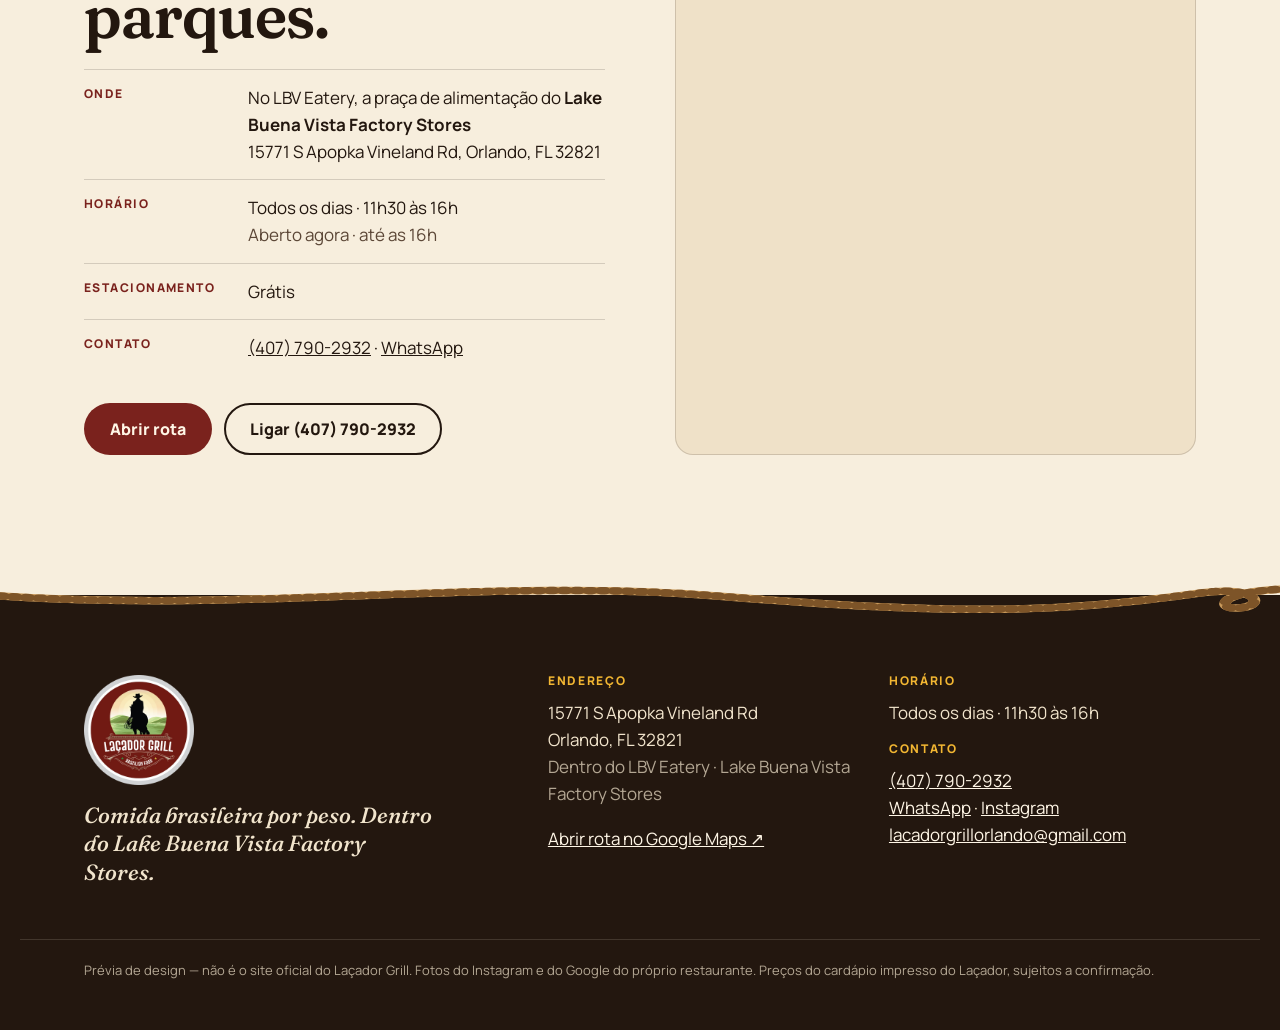
<file: pt/index.html>
<!doctype html>
<html lang="pt-BR">
<head>
<meta charset="utf-8">
<meta name="viewport" content="width=device-width, initial-scale=1, viewport-fit=cover">
<title>Laçador Grill — comida brasileira por peso em Orlando</title>
<meta name="description" content="Buffet brasileiro por peso, pratos executivos e tábua de picanha dentro do Lake Buena Vista Factory Stores, Orlando. Todos os dias, 11h30 às 16h.">
<meta name="robots" content="noindex, nofollow">
<meta name="theme-color" content="#5a1512">
<link rel="icon" href="../img/favicon.png">
<link rel="alternate" hreflang="en" href="../index.html">
<link rel="alternate" hreflang="pt-BR" href="index.html">
<link rel="preload" href="../fonts/fraunces-latin-full-normal.woff2" as="font" type="font/woff2" crossorigin>
<link rel="preload" href="../fonts/big-shoulders-display-latin-wght-normal.woff2" as="font" type="font/woff2" crossorigin>
<link rel="stylesheet" href="../css/site.css">
<script type="application/ld+json">{"@context":"https://schema.org","@type":"Restaurant","name":"Laçador Grill","servesCuisine":"Brazilian","priceRange":"$$","telephone":"+14077902932","email":"lacadorgrillorlando@gmail.com","address":{"@type":"PostalAddress","streetAddress":"15771 S Apopka Vineland Rd","addressLocality":"Orlando","addressRegion":"FL","postalCode":"32821","addressCountry":"US"},"geo":{"@type":"GeoCoordinates","latitude":28.3492908,"longitude":-81.4878379},"openingHoursSpecification":[{"@type":"OpeningHoursSpecification","dayOfWeek":["Monday","Tuesday","Wednesday","Thursday","Friday","Saturday","Sunday"],"opens":"11:30","closes":"16:00"}],"sameAs":["https://www.instagram.com/lacadorgrill/"],"hasMenu":"pt/menu.html","aggregateRating":{"@type":"AggregateRating","ratingValue":"4.6","reviewCount":360}}</script>
</head>
<body class="page-index">
<a class="skip" href="#main">Pular para o conteúdo</a>
<div class="preview-tag" role="note">Prévia de design — não é o site oficial do Laçador Grill.</div>
<header class="site-head" data-head>
  <a class="brand" href="index.html" aria-label="Laçador Grill — Início">
    <img src="../img/logo-s.webp" alt="" width="44" height="44">
    <span class="brand-word">Laçador <em>Grill</em></span>
  </a>
  <nav class="main-nav" aria-label="Principal"><a href="index.html" aria-current="page">Início</a><a href="menu.html">Cardápio e pedido</a><a href="groups.html">Grupos e eventos</a><a href="visit.html">Visite</a></nav>
  <div class="head-actions">
    <a class="lang" href="../index.html" hreflang="en" lang="en" title="English">EN</a>
    <a class="btn btn-sun btn-sm head-order" href="menu.html#order">Pedir</a>
    <button class="menu-toggle" type="button" aria-expanded="false" aria-controls="drawer" data-menu><span></span><span></span><span class="sr">Menu</span></button>
  </div>
</header>
<div class="drawer" id="drawer" hidden data-drawer>
  <nav aria-label="Mobile"><a href="index.html" aria-current="page">Início</a><a href="menu.html">Cardápio e pedido</a><a href="groups.html">Grupos e eventos</a><a href="visit.html">Visite</a><a href="../index.html" hreflang="en" lang="en">English</a></nav>
  <p class="drawer-meta">Todos os dias · 11h30 às 16h<br>Dentro do LBV Eatery · Lake Buena Vista Factory Stores</p>
</div>
<main id="main">

<section class="hero" data-hero>
  <div class="hero-media"><img class="hero-img" src="../img/hero-counter-s.webp" srcset="../img/hero-counter-s.webp 820w, ../img/hero-counter.webp 1600w" sizes="100vw" alt="Balcão do Laçador Grill com a bandeira do Brasil, dentro do LBV Eatery" fetchpriority="high" decoding="async"></div>
  <div class="hero-inner">
    <p class="status" data-status><span class="dot"></span><span data-status-text>Todos os dias · 11h30 às 16h</span></p>
    <h1 class="hero-title">O Brasil,<br>servido <span class="loop">por peso.<svg class="lasso" viewBox="0 0 400 140" aria-hidden="true"><path pathLength="1" d="M30 82 C 40 30, 190 10, 300 22 C 380 32, 392 82, 340 106 C 270 136, 90 136, 40 104 C 10 84, 30 58, 70 46 C 100 38, 130 40, 160 44 C 240 56, 330 92, 398 132"/></svg></span></h1>
    <p class="hero-sub">Buffet por peso, pratos executivos e tábua de picanha — dentro do Lake Buena Vista Factory Stores, a poucos minutos de Disney Springs.</p>
    <div class="today" data-today>
      <div class="today-day"><span data-today-label>Hoje</span> · buffet por peso</div>
      <div class="today-price"><span data-today-price>$15.99</span><small>/lb</small></div>
      <div class="today-rule">Seg a qui $15.99 · sex, sáb, dom e feriados $16.99</div>
    </div>
    <div class="hero-cta">
      <a class="btn btn-sun" href="menu.html#order">Pedir na janela</a>
      <a class="btn btn-ghost" href="menu.html">Ver o cardápio</a>
    </div>
    <ul class="hero-facts">
      <li>Estacionamento grátis</li>
      <li>Cafezinho pós-almoço</li>
      <li>★ 4.6 Google · 360 avaliações</li>
    </ul>
  </div>
</section>

<section class="ways" aria-labelledby="ways-h">
  <div class="wrap">
    <p class="kicker"><span class="star" aria-hidden="true">★</span> Aqui, você escolhe do seu jeito</p>
    <h2 id="ways-h" class="h2">Três jeitos de almoçar no Laçador.</h2>
    <ol class="ways-list">
      <li class="way" data-reveal>
        <span class="way-n">1</span>
        <div class="way-text">
          <h3>Monte seu prato no buffet</h3>
          <p>Pegue o prato, sirva o que quiser e passe na balança. O peso do prato é descontado: você paga só pela comida.</p>
          <a class="link" href="#balanca">Calcule seu prato →</a>
        </div>
        <figure class="way-fig"><img class="" src="../img/plate-feijao-s.webp" srcset="../img/plate-feijao-s.webp 820w, ../img/plate-feijao.webp 1600w" sizes="(max-width: 700px) 100vw, 50vw" alt="Prato do buffet com carne, linguiça, feijão, arroz e farofa" loading="lazy" decoding="async"></figure>
      </li>
      <li class="way" data-reveal>
        <span class="way-n">2</span>
        <div class="way-text">
          <h3>Escolha um prato executivo</h3>
          <p>Preço fixo, com arroz, feijão, fritas e salada (exceto massa). Toda opção vem com sobremesa.</p>
          <a class="link" href="menu.html#executive">Ver os 13 pratos →</a>
        </div>
        <figure class="way-fig"><img class="" src="../img/plate-steak-s.webp" srcset="../img/plate-steak-s.webp 820w, ../img/plate-steak.webp 1600w" sizes="(max-width: 700px) 100vw, 50vw" alt="Prato executivo com picanha, arroz, fritas e salada" loading="lazy" decoding="async"></figure>
      </li>
      <li class="way" data-reveal>
        <span class="way-n">3</span>
        <div class="way-text">
          <h3>Divida uma tábua de picanha</h3>
          <p>Para colocar no meio da mesa e aproveitar junto. Para 3, 4 ou até 10 pessoas.</p>
          <a class="link" href="#mesa">Escolha o tamanho →</a>
        </div>
        <figure class="way-fig"><img class="" src="../img/board-1-s.webp" srcset="../img/board-1-s.webp 820w, ../img/board-1.webp 1600w" sizes="(max-width: 700px) 100vw, 50vw" alt="Tábua de picanha com fritas, vinagrete e acompanhamentos" loading="lazy" decoding="async"></figure>
      </li>
    </ol>
  </div>
</section>

<section class="scale-sec" id="balanca" aria-labelledby="scale-h">
  <div class="wrap scale-grid">
    <div class="scale-copy">
      <p class="kicker kicker-sun"><span class="star" aria-hidden="true">★</span> A balança</p>
      <h2 id="scale-h" class="h2">Quanto vai dar o seu prato?</h2>
      <p>Arraste para o quanto você costuma comer. A conta usa o preço por libra de hoje, igual à balança do caixa.</p>
      <div class="day-toggle" role="radiogroup" aria-label="Dia" data-daytoggle>
        <button type="button" role="radio" data-rate="week" aria-checked="true">Seg–Qui · $15.99</button>
        <button type="button" role="radio" data-rate="weekend" aria-checked="false">Sex–Dom e feriados · $16.99</button>
      </div>
      <ul class="scale-rules">
        <li>O peso do prato é descontado automaticamente.</li>
        <li>Depois de pesar, não é permitido voltar e adicionar mais comida ao mesmo prato.</li>
      </ul>
    </div>
    <div class="scale" data-scale>
      <svg class="dial" viewBox="0 0 400 250" aria-hidden="true">
        <path class="dial-track" d="M40 220 A160 160 0 0 1 360 220"/>
        <path class="dial-fill" d="M40 220 A160 160 0 0 1 360 220" pathLength="1" data-dialfill/>
        <g class="dial-ticks" data-ticks></g>
        <g class="needle" data-needle><path d="M200 220 L196 80 L200 66 L204 80 Z"/><circle cx="200" cy="220" r="12"/></g>
      </svg>
      <output class="scale-out" data-scaleout aria-live="polite"><span class="scale-price" data-scaleprice>$15.99</span><span class="scale-lb" data-scalelb>1.00 lb</span></output>
      <label class="sr" for="lb">Peso da comida em libras</label>
      <input id="lb" class="lb-range" type="range" min="0.25" max="3" step="0.05" value="1" data-lbrange>
      <div class="lb-scale"><span>¼ lb</span><span>1 lb</span><span>2 lb</span><span>3 lb</span></div>
      <p class="scale-note">Simulação de preço; o valor final é o da balança do Laçador.</p>
    </div>
  </div>
</section>

<section class="counter-sec" aria-labelledby="counter-h" data-counter>
  <div class="wrap counter-head">
    <p class="kicker"><span class="star" aria-hidden="true">★</span> O balcão</p>
    <h2 id="counter-h" class="h2">Ande pelo buffet antes de chegar.</h2>
    <p class="muted">Fotos reais do balcão do Laçador. O que tem varia a cada dia.</p>
  </div>
  <div class="counter-track" data-track tabindex="0" aria-label="Fotos do buffet, role para o lado">
    <figure class="counter-card"><div class="cc-img"><img class="" src="../img/buffet-salads-s.webp" srcset="../img/buffet-salads-s.webp 820w, ../img/buffet-salads.webp 1600w" sizes="(max-width: 700px) 82vw, 40vw" alt="Saladas frescas e acompanhamentos" loading="lazy" decoding="async"></div><figcaption><span class="cc-n">01</span><strong>Saladas frescas e acompanhamentos</strong><span>Salada também merece espaço no prato.</span></figcaption></figure><figure class="counter-card"><div class="cc-img"><img class="" src="../img/buffet-long-s.webp" srcset="../img/buffet-long-s.webp 820w, ../img/buffet-long.webp 1600w" sizes="(max-width: 700px) 82vw, 40vw" alt="O balcão inteiro, do seu jeito" loading="lazy" decoding="async"></div><figcaption><span class="cc-n">02</span><strong>O balcão inteiro, do seu jeito</strong><span>Experimente um pouco de tudo ou monte um prato simples.</span></figcaption></figure><figure class="counter-card"><div class="cc-img"><img class="" src="../img/buffet-beans-s.webp" srcset="../img/buffet-beans-s.webp 820w, ../img/buffet-beans.webp 1600w" sizes="(max-width: 700px) 82vw, 40vw" alt="Feijão, vinagrete e os clássicos" loading="lazy" decoding="async"></div><figcaption><span class="cc-n">03</span><strong>Feijão, vinagrete e os clássicos</strong><span>Para quem está com saudade de arroz e feijão.</span></figcaption></figure><figure class="counter-card"><div class="cc-img"><img class="" src="../img/buffet-yellow-s.webp" srcset="../img/buffet-yellow-s.webp 820w, ../img/buffet-yellow.webp 1600w" sizes="(max-width: 700px) 82vw, 40vw" alt="Pratos quentes" loading="lazy" decoding="async"></div><figcaption><span class="cc-n">04</span><strong>Pratos quentes</strong><span>Carnes, acompanhamentos e os clássicos do Brasil.</span></figcaption></figure><figure class="counter-card"><div class="cc-img"><img class="" src="../img/skewer-s.webp" srcset="../img/skewer-s.webp 820w, ../img/skewer.webp 1600w" sizes="(max-width: 700px) 82vw, 40vw" alt="Feito na churrasqueira" loading="lazy" decoding="async"></div><figcaption><span class="cc-n">05</span><strong>Feito na churrasqueira</strong><span>Carne preparada ao estilo brasileiro.</span></figcaption></figure><figure class="counter-card"><div class="cc-img"><img class="" src="../img/desserts-s.webp" srcset="../img/desserts-s.webp 820w, ../img/desserts.webp 1600w" sizes="(max-width: 700px) 82vw, 40vw" alt="E a sobremesa" loading="lazy" decoding="async"></div><figcaption><span class="cc-n">06</span><strong>E a sobremesa</strong><span>Depois, o cafezinho.</span></figcaption></figure>
  </div>
</section>

<section class="table-sec" id="mesa" aria-labelledby="table-h" data-table>
  <div class="wrap table-grid">
    <div class="table-copy">
      <p class="kicker"><span class="star" aria-hidden="true">★</span> Tábua de picanha</p>
      <h2 id="table-h" class="h2">Quantos vão sentar à mesa?</h2>
      <div class="seat-pick" role="radiogroup" aria-label="Pessoas">
        <button type="button" role="radio" aria-checked="false" data-board="board-3" data-seats="3"><span>3</span><small>pessoas</small></button><button type="button" role="radio" aria-checked="true" data-board="board-4" data-seats="4"><span>4</span><small>pessoas</small></button><button type="button" role="radio" aria-checked="false" data-board="board-10" data-seats="10"><span>8–10</span><small>pessoas</small></button>
      </div>
      <div class="board-info" data-boardinfo="board-3" hidden>
        <p class="board-name">Tábua de picanha para 3</p>
        <p class="board-price">$78</p>
        <p class="board-with"><span>Acompanha</span> Arroz · Feijão · Farofa · Vinagrete · Salada de repolho · Salada · Fritas · Mandioca frita · Linguiça</p>
        <a class="btn btn-ox" href="https://wa.me/14077902932?text=Ol%C3%A1%2C%20La%C3%A7ador!%20Quero%20a%20T%C3%A1bua%20de%20picanha%20para%203%20(%2478).%20D%C3%A1%20para%20separar%20para%20hoje%3F" target="_blank" rel="noopener">Pedir esta tábua no WhatsApp</a>
      </div><div class="board-info" data-boardinfo="board-4">
        <p class="board-name">Tábua de picanha para 4</p>
        <p class="board-price">$99</p>
        <p class="board-with"><span>Acompanha</span> Arroz · Feijão · Farofa · Vinagrete · Salada de repolho · Salada · Fritas · Mandioca frita · Linguiça · Banana frita</p>
        <a class="btn btn-ox" href="https://wa.me/14077902932?text=Ol%C3%A1%2C%20La%C3%A7ador!%20Quero%20a%20T%C3%A1bua%20de%20picanha%20para%204%20(%2499).%20D%C3%A1%20para%20separar%20para%20hoje%3F" target="_blank" rel="noopener">Pedir esta tábua no WhatsApp</a>
      </div><div class="board-info" data-boardinfo="board-10" hidden>
        <p class="board-name">Tábua de picanha para 8 a 10</p>
        <p class="board-price">$185</p>
        <p class="board-with">Ideal para família grande e grupos. Pergunte o que acompanha.</p>
        <a class="btn btn-ox" href="https://wa.me/14077902932?text=Ol%C3%A1%2C%20La%C3%A7ador!%20Quero%20a%20T%C3%A1bua%20de%20picanha%20para%208%20a%2010%20(%24185).%20D%C3%A1%20para%20separar%20para%20hoje%3F" target="_blank" rel="noopener">Pedir esta tábua no WhatsApp</a>
      </div>
    </div>
    <div class="table-art">
      <svg viewBox="0 0 420 420" class="table-svg" aria-hidden="true" data-tablesvg>
        <defs><radialGradient id="wood" cx="50%" cy="45%" r="60%"><stop offset="0" stop-color="#b9824f"/><stop offset="1" stop-color="#7d4f2b"/></radialGradient></defs>
        <circle cx="210" cy="210" r="150" fill="url(#wood)"/>
        <circle cx="210" cy="210" r="150" fill="none" stroke="#5a3519" stroke-width="3" opacity=".5"/>
        <g data-plates></g>
        <rect x="150" y="170" width="120" height="80" rx="14" fill="#3a2414"/>
        <rect x="158" y="178" width="104" height="64" rx="10" fill="#6b3f1f"/>
        <g fill="#8c2b22"><ellipse cx="190" cy="200" rx="18" ry="9"/><ellipse cx="225" cy="196" rx="18" ry="9"/><ellipse cx="208" cy="218" rx="18" ry="9"/><ellipse cx="238" cy="222" rx="14" ry="7"/></g>
        <g fill="#f2c14e"><rect x="174" y="226" width="4" height="12" rx="2" transform="rotate(-20 176 232)"/><rect x="182" y="228" width="4" height="12" rx="2" transform="rotate(15 184 234)"/><rect x="246" y="186" width="4" height="12" rx="2" transform="rotate(30 248 192)"/></g>
      </svg>
      <figure class="table-photo"><img class="" src="../img/board-2-s.webp" srcset="../img/board-2-s.webp 820w, ../img/board-2.webp 1600w" sizes="(max-width: 700px) 60vw, 25vw" alt="Tábua de picanha servida com arroz, salada e fritas" loading="lazy" decoding="async"></figure>
    </div>
  </div>
</section>

<section class="window-sec" aria-labelledby="window-h">
  <div class="wrap window-grid">
    <figure class="window-photo" data-reveal><img class="" src="../img/counter-s.webp" srcset="../img/counter-s.webp 820w, ../img/counter.webp 1600w" sizes="(max-width: 700px) 100vw, 50vw" alt="Fachada do Laçador Grill no LBV Eatery" loading="lazy" decoding="async"></figure>
    <div class="window-copy" data-reveal>
      <p class="kicker kicker-sun"><span class="star" aria-hidden="true">★</span> Novidade de outubro</p>
      <h2 id="window-h" class="h2">A janela do Laçador.</h2>
      <p>A forma mais prática e rápida de pegar seu prato à la carte para comer por aqui ou levar com você. Agora dá para montar o pedido aqui e mandar pronto no WhatsApp.</p>
      <ol class="steps">
        <li><b>1</b>Escolha pratos e tábuas no cardápio</li>
        <li><b>2</b>Diga o horário de retirada</li>
        <li><b>3</b>Envie a comanda pelo WhatsApp</li>
      </ol>
      <a class="btn btn-sun" href="menu.html#order">Montar meu pedido</a>
    </div>
  </div>
</section>

<section class="voices" aria-labelledby="voices-h">
  <div class="wrap">
    <div class="voices-head">
      <p class="rating-big"><span>4.6</span><small>★★★★★</small></p>
      <h2 id="voices-h" class="h2">360 avaliações no Google. Algumas, palavra por palavra:</h2>
    </div>
    <div class="quotes">
      <blockquote class="quote" lang="en" data-reveal><p>“Delicious buffet-style Brazilian food that hits the spot!”</p><cite>Google review · 5★</cite></blockquote><blockquote class="quote" lang="pt-BR" data-reveal><p>“Experiência incrível, comida com sabor de casa, viajamos para ferias e me senti em casa totalmente”</p><cite>Avaliação no Google · 5★</cite></blockquote><blockquote class="quote" lang="en" data-reveal><p>“The buffet is by weight but you can also order from a menu which is so nice if you are not that hungry.”</p><cite>Google review · 5★</cite></blockquote><blockquote class="quote" lang="pt-BR" data-reveal><p>“Comida excelente! Finalmente, uma comida brasileira de verdade! Recomendo o strogonoff, divino!”</p><cite>Avaliação no Google · 5★</cite></blockquote>
    </div>
    <a class="link" href="https://www.google.com/maps/search/?api=1&query=La%C3%A7ador%20Grill%2015771%20S%20Apopka%20Vineland%20Rd%20Orlando" target="_blank" rel="noopener">Ler todas no Google ↗</a>
  </div>
</section>

<section class="events-band" aria-labelledby="events-h">
  <img class="band-bg" src="../img/board-1-s.webp" srcset="../img/board-1-s.webp 820w, ../img/board-1.webp 1600w" sizes="100vw" alt="" loading="lazy" decoding="async">
  <div class="wrap band-inner" data-reveal>
    <p class="kicker kicker-sun"><span class="star" aria-hidden="true">★</span> Grupos e eventos</p>
    <h2 id="events-h" class="h2">Vai fazer um evento em Orlando? A gente cuida da comida.</h2>
    <p>Cardápio personalizado pelo número de convidados. No espaço do Laçador ou no local do seu evento.</p>
    <a class="btn btn-sun" href="groups.html">Montar meu evento</a>
  </div>
</section>

<section class="visit-sec" id="visit" aria-labelledby="visit-h">
  <div class="wrap visit-grid">
    <div class="visit-copy">
      <p class="kicker"><span class="star" aria-hidden="true">★</span> Como chegar</p>
      <h2 id="visit-h" class="h2">Entre o outlet e os parques.</h2>
      <dl class="facts">
        <div><dt>Onde</dt><dd>No LBV Eatery, a praça de alimentação do <b>Lake Buena Vista Factory Stores</b><br>15771 S Apopka Vineland Rd, Orlando, FL 32821</dd></div>
        <div><dt>Horário</dt><dd>Todos os dias · 11h30 às 16h<br><span data-status-inline class="muted"></span></dd></div>
        <div><dt>Estacionamento</dt><dd>Grátis</dd></div>
        <div><dt>Contato</dt><dd><a href="tel:+14077902932">(407) 790-2932</a> · <a href="https://wa.me/14077902932?text=Ol%C3%A1%2C%20La%C3%A7ador!%20Vi%20voc%C3%AAs%20no%20site." target="_blank" rel="noopener">WhatsApp</a></dd></div>
      </dl>
      <div class="btn-row">
        <a class="btn btn-ox" href="https://www.google.com/maps/dir/?api=1&destination=La%C3%A7ador%20Grill%2C%2015771%20S%20Apopka%20Vineland%20Rd%2C%20Orlando%2C%20FL" target="_blank" rel="noopener">Abrir rota</a>
        <a class="btn btn-line" href="tel:+14077902932">Ligar (407) 790-2932</a>
      </div>
    </div>
    <div class="map-frame">
      <iframe title="Mapa do Laçador Grill" src="https://maps.google.com/maps?q=La%C3%A7ador%20Grill%2C%2015771%20S%20Apopka%20Vineland%20Rd%2C%20Orlando%2C%20FL&t=m&z=16&output=embed" loading="lazy" referrerpolicy="no-referrer-when-downgrade"></iframe>
    </div>
  </div>
</section>

</main>
<footer class="site-foot">
  <svg class="rope rope-foot" viewBox="0 0 1000 60" preserveAspectRatio="none" aria-hidden="true"><defs><mask id="rm5" maskUnits="userSpaceOnUse" x="-20" y="-20" width="1040" height="100"><path class="rope-mask" d="M0 30 C 200 50, 380 8, 560 30 S 820 52, 940 26 C 980 18, 990 40, 970 44 C 950 48, 948 26, 1000 22" pathLength="1"/></mask></defs><g mask="url(#rm5)"><path class="rope-base" d="M0 30 C 200 50, 380 8, 560 30 S 820 52, 940 26 C 980 18, 990 40, 970 44 C 950 48, 948 26, 1000 22"/><path class="rope-twist" d="M0 30 C 200 50, 380 8, 560 30 S 820 52, 940 26 C 980 18, 990 40, 970 44 C 950 48, 948 26, 1000 22"/></g></svg>
  <div class="foot-grid">
    <div class="foot-brand">
      <img src="../img/logo.webp" alt="Laçador Grill" width="120" height="120" loading="lazy">
      <p>Comida brasileira por peso. Dentro do Lake Buena Vista Factory Stores.</p>
    </div>
    <div>
      <h2 class="foot-h">Endereço</h2>
      <p>15771 S Apopka Vineland Rd<br>Orlando, FL 32821<br><span class="muted">Dentro do LBV Eatery · Lake Buena Vista Factory Stores</span></p>
      <p><a href="https://www.google.com/maps/dir/?api=1&destination=La%C3%A7ador%20Grill%2C%2015771%20S%20Apopka%20Vineland%20Rd%2C%20Orlando%2C%20FL" target="_blank" rel="noopener">Abrir rota no Google Maps ↗</a></p>
    </div>
    <div>
      <h2 class="foot-h">Horário</h2>
      <p>Todos os dias · 11h30 às 16h</p>
      <h2 class="foot-h">Contato</h2>
      <p><a href="tel:+14077902932">(407) 790-2932</a><br><a href="https://wa.me/14077902932?text=Ol%C3%A1%2C%20La%C3%A7ador!%20Vi%20voc%C3%AAs%20no%20site." target="_blank" rel="noopener">WhatsApp</a> · <a href="https://www.instagram.com/lacadorgrill/" target="_blank" rel="noopener">Instagram</a><br><a href="mailto:lacadorgrillorlando@gmail.com">lacadorgrillorlando@gmail.com</a></p>
    </div>
  </div>
  <p class="foot-note">Prévia de design — não é o site oficial do Laçador Grill. Fotos do Instagram e do Google do próprio restaurante. Preços do cardápio impresso do Laçador, sujeitos a confirmação.</p>
</footer>
<div class="action-bar" data-actionbar>
  <a href="menu.html#order" class="ab-main"><svg viewBox="0 0 24 24" aria-hidden="true"><path d="M4 7h16l-1.5 12h-13z M9 7a3 3 0 0 1 6 0"/></svg>Pedir</a>
  <a href="https://wa.me/14077902932?text=Ol%C3%A1%2C%20La%C3%A7ador!%20Vi%20voc%C3%AAs%20no%20site." target="_blank" rel="noopener"><svg viewBox="0 0 24 24" aria-hidden="true"><path d="M4 20l1.3-3.9A8 8 0 1 1 8 19z"/></svg>WhatsApp</a>
  <a href="https://www.google.com/maps/dir/?api=1&destination=La%C3%A7ador%20Grill%2C%2015771%20S%20Apopka%20Vineland%20Rd%2C%20Orlando%2C%20FL" target="_blank" rel="noopener"><svg viewBox="0 0 24 24" aria-hidden="true"><path d="M12 21s-7-6.2-7-11a7 7 0 0 1 14 0c0 4.8-7 11-7 11z M12 12.5a2.5 2.5 0 1 0 0-5 2.5 2.5 0 0 0 0 5z"/></svg>Rota</a>
</div>
<script type="application/json" id="site-data">{"lang":"pt","wa":"14077902932","open":[11.5,16],"lb":{"week":15.99,"weekend":16.99}}</script>
<script src="../vendor/gsap.min.js"></script>
<script src="../vendor/ScrollTrigger.min.js"></script>
<script src="../vendor/lenis.min.js"></script>
<script src="../js/site.js"></script>
</body>
</html>
</file>
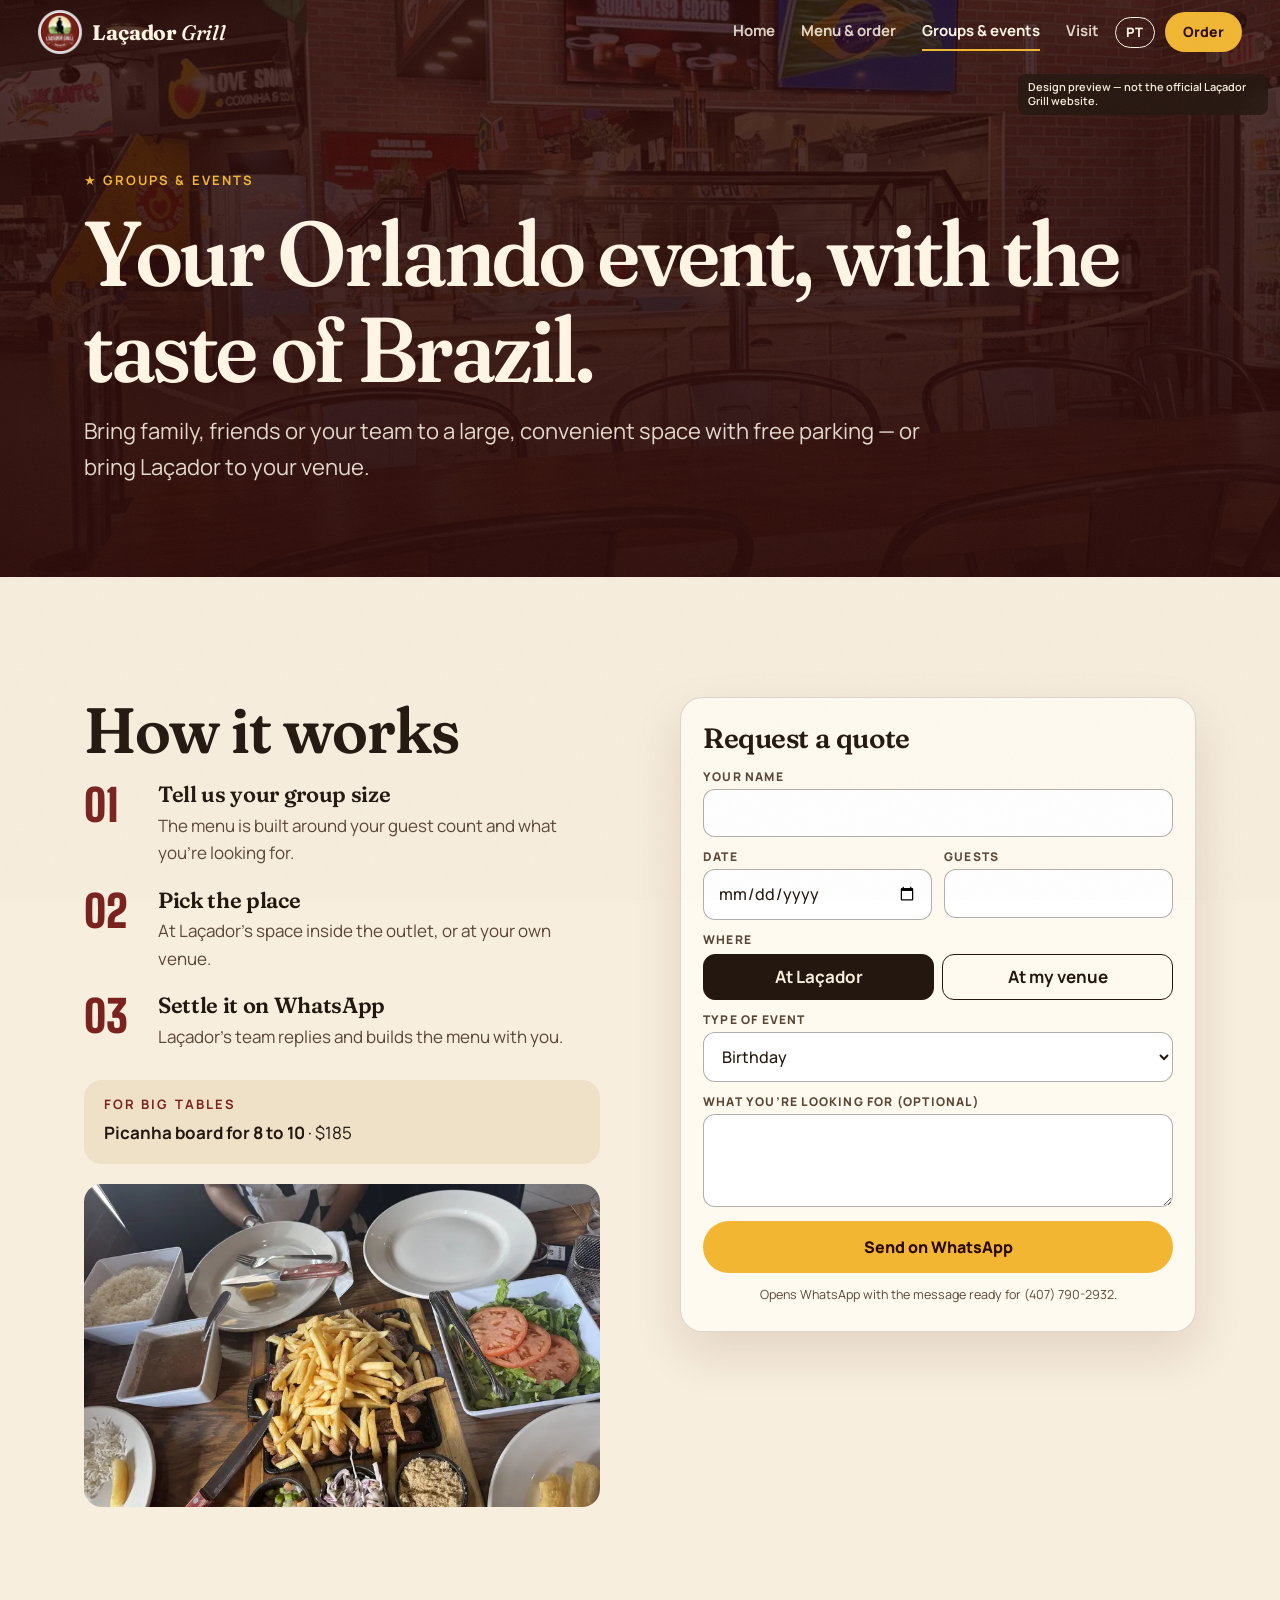
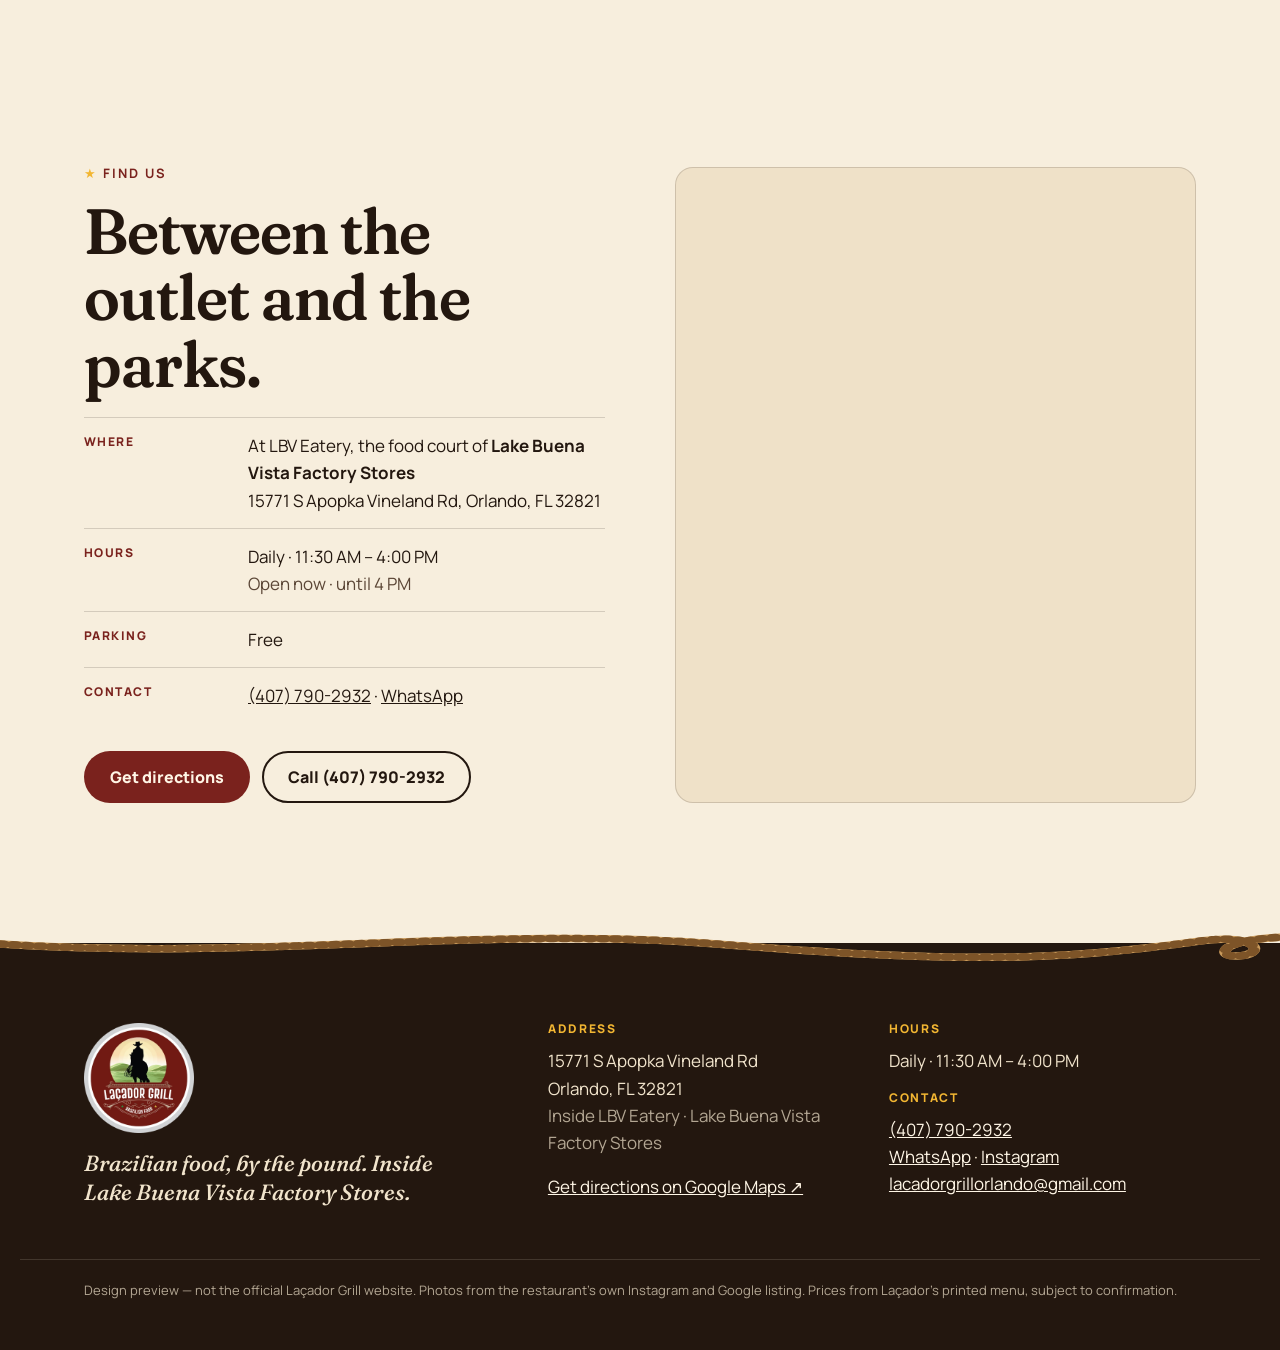
<file: groups.html>
<!doctype html>
<html lang="en">
<head>
<meta charset="utf-8">
<meta name="viewport" content="width=device-width, initial-scale=1, viewport-fit=cover">
<title>Groups &amp; events — Laçador Grill Orlando</title>
<meta name="description" content="Custom Brazilian menus for events in Orlando, at Laçador or at your venue.">
<meta name="robots" content="noindex, nofollow">
<meta name="theme-color" content="#5a1512">
<link rel="icon" href="img/favicon.png">
<link rel="alternate" hreflang="en" href="groups.html">
<link rel="alternate" hreflang="pt-BR" href="pt/groups.html">
<link rel="preload" href="fonts/fraunces-latin-full-normal.woff2" as="font" type="font/woff2" crossorigin>
<link rel="preload" href="fonts/big-shoulders-display-latin-wght-normal.woff2" as="font" type="font/woff2" crossorigin>
<link rel="stylesheet" href="css/site.css">
<script type="application/ld+json">{"@context":"https://schema.org","@type":"Restaurant","name":"Laçador Grill","servesCuisine":"Brazilian","priceRange":"$$","telephone":"+14077902932","email":"lacadorgrillorlando@gmail.com","address":{"@type":"PostalAddress","streetAddress":"15771 S Apopka Vineland Rd","addressLocality":"Orlando","addressRegion":"FL","postalCode":"32821","addressCountry":"US"},"geo":{"@type":"GeoCoordinates","latitude":28.3492908,"longitude":-81.4878379},"openingHoursSpecification":[{"@type":"OpeningHoursSpecification","dayOfWeek":["Monday","Tuesday","Wednesday","Thursday","Friday","Saturday","Sunday"],"opens":"11:30","closes":"16:00"}],"sameAs":["https://www.instagram.com/lacadorgrill/"],"hasMenu":"menu.html","aggregateRating":{"@type":"AggregateRating","ratingValue":"4.6","reviewCount":360}}</script>
</head>
<body class="page-groups">
<a class="skip" href="#main">Skip to content</a>
<div class="preview-tag" role="note">Design preview — not the official Laçador Grill website.</div>
<header class="site-head" data-head>
  <a class="brand" href="index.html" aria-label="Laçador Grill — Home">
    <img src="img/logo-s.webp" alt="" width="44" height="44">
    <span class="brand-word">Laçador <em>Grill</em></span>
  </a>
  <nav class="main-nav" aria-label="Main"><a href="index.html">Home</a><a href="menu.html">Menu & order</a><a href="groups.html" aria-current="page">Groups & events</a><a href="visit.html">Visit</a></nav>
  <div class="head-actions">
    <a class="lang" href="pt/groups.html" hreflang="pt" lang="pt" title="Português">PT</a>
    <a class="btn btn-sun btn-sm head-order" href="menu.html#order">Order</a>
    <button class="menu-toggle" type="button" aria-expanded="false" aria-controls="drawer" data-menu><span></span><span></span><span class="sr">Menu</span></button>
  </div>
</header>
<div class="drawer" id="drawer" hidden data-drawer>
  <nav aria-label="Mobile"><a href="index.html">Home</a><a href="menu.html">Menu & order</a><a href="groups.html" aria-current="page">Groups & events</a><a href="visit.html">Visit</a><a href="pt/groups.html" hreflang="pt" lang="pt">Português</a></nav>
  <p class="drawer-meta">Daily · 11:30 AM – 4:00 PM<br>Inside LBV Eatery · Lake Buena Vista Factory Stores</p>
</div>
<main id="main">

<section class="sub-hero">
  <img class="sub-bg" src="img/hall-s.webp" srcset="img/hall-s.webp 820w, img/hall.webp 1600w" sizes="100vw" alt="" fetchpriority="high" decoding="async">
  <div class="wrap sub-inner">
    <p class="kicker kicker-sun"><span class="star" aria-hidden="true">★</span> Groups & events</p>
    <h1 class="h1">Your Orlando event, with the taste of Brazil.</h1>
    <p class="lede">Bring family, friends or your team to a large, convenient space with free parking — or bring Laçador to your venue.</p>
  </div>
</section>

<section class="ev-sec">
  <div class="wrap ev-grid">
    <div class="ev-copy">
      <h2 class="h2">How it works</h2>
      <ol class="ev-steps">
        <li><b>01</b><div><h3>Tell us your group size</h3><p>The menu is built around your guest count and what you’re looking for.</p></div></li>
        <li><b>02</b><div><h3>Pick the place</h3><p>At Laçador’s space inside the outlet, or at your own venue.</p></div></li>
        <li><b>03</b><div><h3>Settle it on WhatsApp</h3><p>Laçador’s team replies and builds the menu with you.</p></div></li>
      </ol>
      <div class="ev-board">
        <p class="kicker">For big tables</p>
        <p><b>Picanha board for 8 to 10</b> · $185</p>
      </div>
      <figure class="ev-photo"><img class="" src="img/board-2-s.webp" srcset="img/board-2-s.webp 820w, img/board-2.webp 1600w" sizes="(max-width: 700px) 100vw, 50vw" alt="Picanha board with sides" loading="lazy" decoding="async"></figure>
    </div>
    <form class="ev-form" data-evform novalidate>
      <h2 class="h3">Request a quote</h2>
      <label class="field"><span>Your name</span><input name="name" required maxlength="50" autocomplete="name"></label>
      <div class="field-row">
        <label class="field"><span>Date</span><input name="date" type="date" required></label>
        <label class="field"><span>Guests</span><input name="guests" type="number" min="5" max="500" inputmode="numeric" required></label>
      </div>
      <fieldset class="seg">
        <legend>Where</legend>
        <label><input type="radio" name="place" value="here" checked><span>At Laçador</span></label>
        <label><input type="radio" name="place" value="venue"><span>At my venue</span></label>
      </fieldset>
      <label class="field"><span>Type of event</span>
        <select name="kind">
          <option>Birthday</option><option>Family trip</option><option>Team / company</option><option>Tour group</option><option>Other</option>
        </select></label>
      <label class="field"><span>What you’re looking for (optional)</span><textarea name="notes" rows="3" maxlength="300"></textarea></label>
      <p class="form-msg" data-formmsg role="alert" hidden></p>
      <button class="btn btn-sun btn-block" type="submit">Send on WhatsApp</button>
      <p class="ticket-foot">Opens WhatsApp with the message ready for (407) 790-2932.</p>
    </form>
  </div>
</section>
<section class="visit-sec" id="visit" aria-labelledby="visit-h">
  <div class="wrap visit-grid">
    <div class="visit-copy">
      <p class="kicker"><span class="star" aria-hidden="true">★</span> Find us</p>
      <h2 id="visit-h" class="h2">Between the outlet and the parks.</h2>
      <dl class="facts">
        <div><dt>Where</dt><dd>At LBV Eatery, the food court of <b>Lake Buena Vista Factory Stores</b><br>15771 S Apopka Vineland Rd, Orlando, FL 32821</dd></div>
        <div><dt>Hours</dt><dd>Daily · 11:30 AM – 4:00 PM<br><span data-status-inline class="muted"></span></dd></div>
        <div><dt>Parking</dt><dd>Free</dd></div>
        <div><dt>Contact</dt><dd><a href="tel:+14077902932">(407) 790-2932</a> · <a href="https://wa.me/14077902932?text=Hi%20La%C3%A7ador!%20I%20found%20you%20on%20your%20website." target="_blank" rel="noopener">WhatsApp</a></dd></div>
      </dl>
      <div class="btn-row">
        <a class="btn btn-ox" href="https://www.google.com/maps/dir/?api=1&destination=La%C3%A7ador%20Grill%2C%2015771%20S%20Apopka%20Vineland%20Rd%2C%20Orlando%2C%20FL" target="_blank" rel="noopener">Get directions</a>
        <a class="btn btn-line" href="tel:+14077902932">Call (407) 790-2932</a>
      </div>
    </div>
    <div class="map-frame">
      <iframe title="Map of Laçador Grill" src="https://maps.google.com/maps?q=La%C3%A7ador%20Grill%2C%2015771%20S%20Apopka%20Vineland%20Rd%2C%20Orlando%2C%20FL&t=m&z=16&output=embed" loading="lazy" referrerpolicy="no-referrer-when-downgrade"></iframe>
    </div>
  </div>
</section>
</main>
<footer class="site-foot">
  <svg class="rope rope-foot" viewBox="0 0 1000 60" preserveAspectRatio="none" aria-hidden="true"><defs><mask id="rm3" maskUnits="userSpaceOnUse" x="-20" y="-20" width="1040" height="100"><path class="rope-mask" d="M0 30 C 200 50, 380 8, 560 30 S 820 52, 940 26 C 980 18, 990 40, 970 44 C 950 48, 948 26, 1000 22" pathLength="1"/></mask></defs><g mask="url(#rm3)"><path class="rope-base" d="M0 30 C 200 50, 380 8, 560 30 S 820 52, 940 26 C 980 18, 990 40, 970 44 C 950 48, 948 26, 1000 22"/><path class="rope-twist" d="M0 30 C 200 50, 380 8, 560 30 S 820 52, 940 26 C 980 18, 990 40, 970 44 C 950 48, 948 26, 1000 22"/></g></svg>
  <div class="foot-grid">
    <div class="foot-brand">
      <img src="img/logo.webp" alt="Laçador Grill" width="120" height="120" loading="lazy">
      <p>Brazilian food, by the pound. Inside Lake Buena Vista Factory Stores.</p>
    </div>
    <div>
      <h2 class="foot-h">Address</h2>
      <p>15771 S Apopka Vineland Rd<br>Orlando, FL 32821<br><span class="muted">Inside LBV Eatery · Lake Buena Vista Factory Stores</span></p>
      <p><a href="https://www.google.com/maps/dir/?api=1&destination=La%C3%A7ador%20Grill%2C%2015771%20S%20Apopka%20Vineland%20Rd%2C%20Orlando%2C%20FL" target="_blank" rel="noopener">Get directions on Google Maps ↗</a></p>
    </div>
    <div>
      <h2 class="foot-h">Hours</h2>
      <p>Daily · 11:30 AM – 4:00 PM</p>
      <h2 class="foot-h">Contact</h2>
      <p><a href="tel:+14077902932">(407) 790-2932</a><br><a href="https://wa.me/14077902932?text=Hi%20La%C3%A7ador!%20I%20found%20you%20on%20your%20website." target="_blank" rel="noopener">WhatsApp</a> · <a href="https://www.instagram.com/lacadorgrill/" target="_blank" rel="noopener">Instagram</a><br><a href="mailto:lacadorgrillorlando@gmail.com">lacadorgrillorlando@gmail.com</a></p>
    </div>
  </div>
  <p class="foot-note">Design preview — not the official Laçador Grill website. Photos from the restaurant’s own Instagram and Google listing. Prices from Laçador’s printed menu, subject to confirmation.</p>
</footer>
<div class="action-bar" data-actionbar>
  <a href="menu.html#order" class="ab-main"><svg viewBox="0 0 24 24" aria-hidden="true"><path d="M4 7h16l-1.5 12h-13z M9 7a3 3 0 0 1 6 0"/></svg>Order</a>
  <a href="https://wa.me/14077902932?text=Hi%20La%C3%A7ador!%20I%20found%20you%20on%20your%20website." target="_blank" rel="noopener"><svg viewBox="0 0 24 24" aria-hidden="true"><path d="M4 20l1.3-3.9A8 8 0 1 1 8 19z"/></svg>WhatsApp</a>
  <a href="https://www.google.com/maps/dir/?api=1&destination=La%C3%A7ador%20Grill%2C%2015771%20S%20Apopka%20Vineland%20Rd%2C%20Orlando%2C%20FL" target="_blank" rel="noopener"><svg viewBox="0 0 24 24" aria-hidden="true"><path d="M12 21s-7-6.2-7-11a7 7 0 0 1 14 0c0 4.8-7 11-7 11z M12 12.5a2.5 2.5 0 1 0 0-5 2.5 2.5 0 0 0 0 5z"/></svg>Directions</a>
</div>
<script type="application/json" id="site-data">{"lang":"en","wa":"14077902932","open":[11.5,16],"lb":{"week":15.99,"weekend":16.99}}</script>
<script src="vendor/gsap.min.js"></script>
<script src="vendor/ScrollTrigger.min.js"></script>
<script src="vendor/lenis.min.js"></script>
<script src="js/site.js"></script>
</body>
</html>
</file>
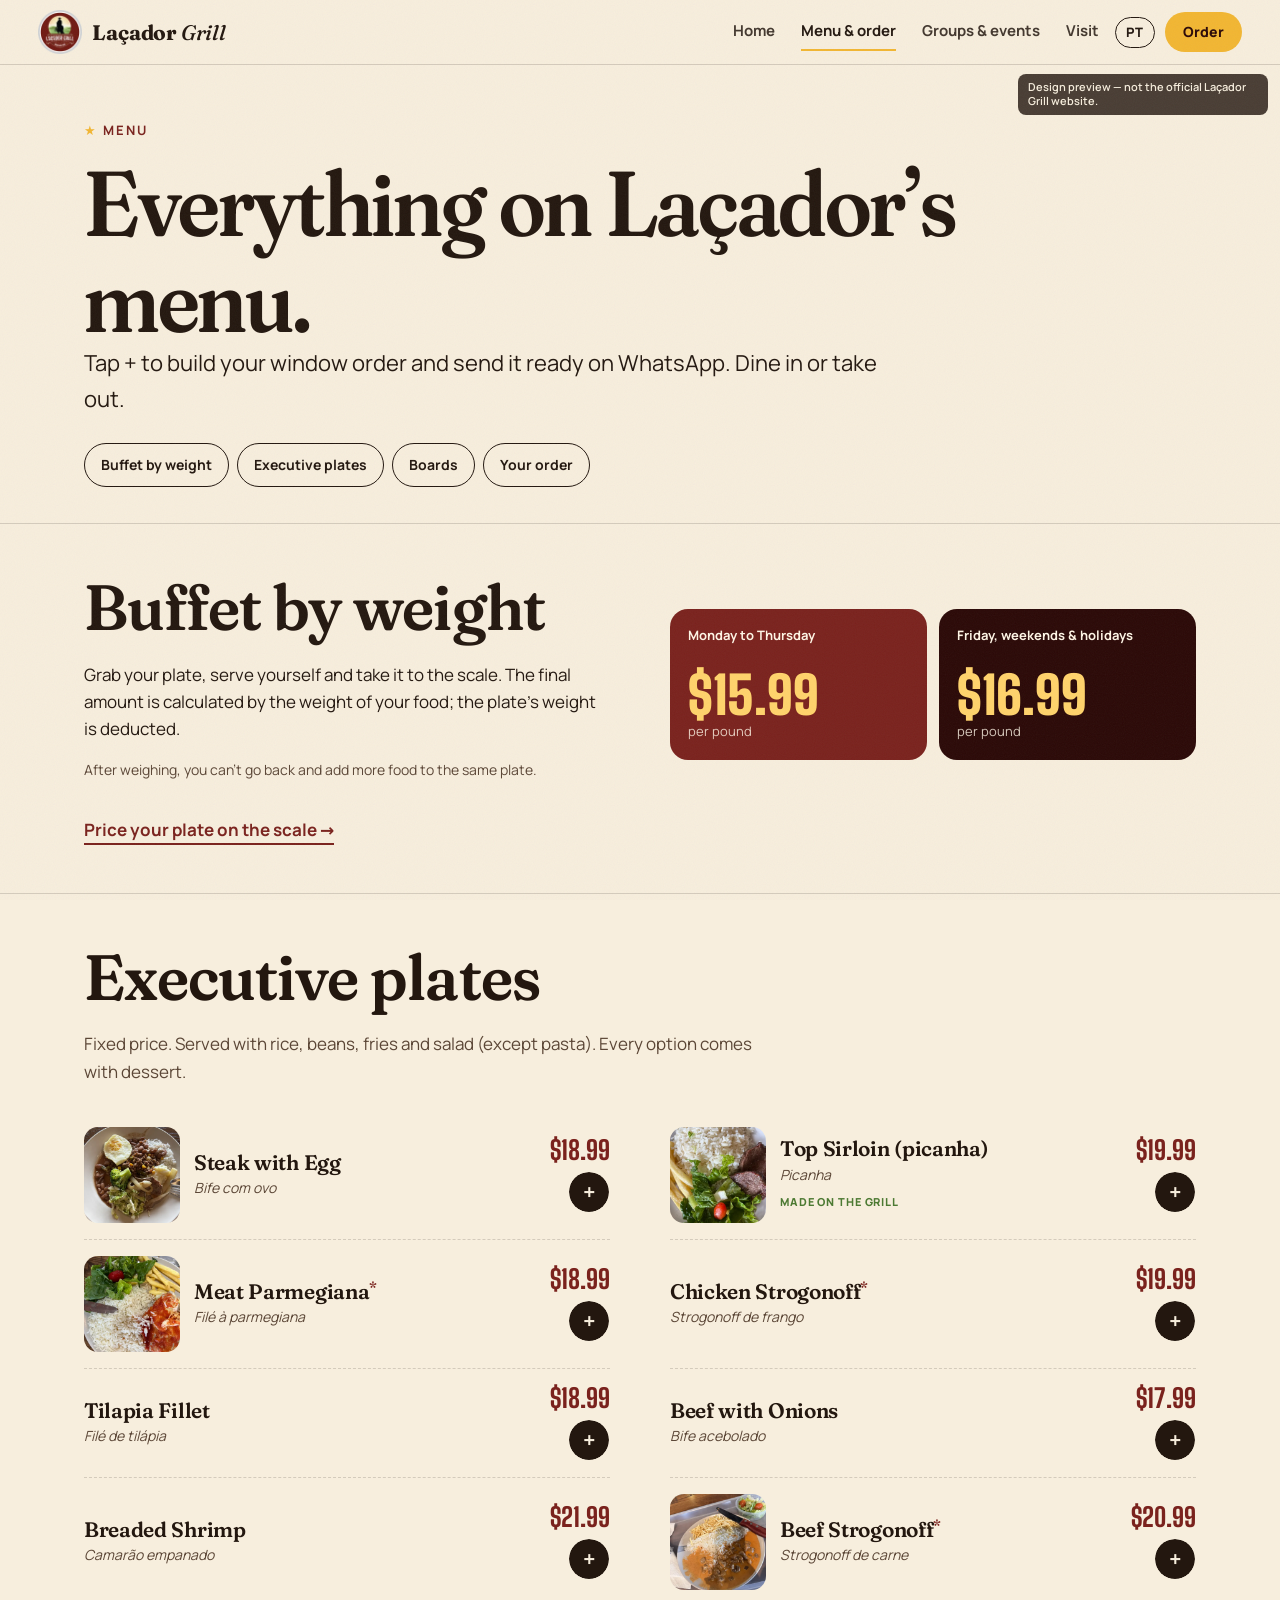
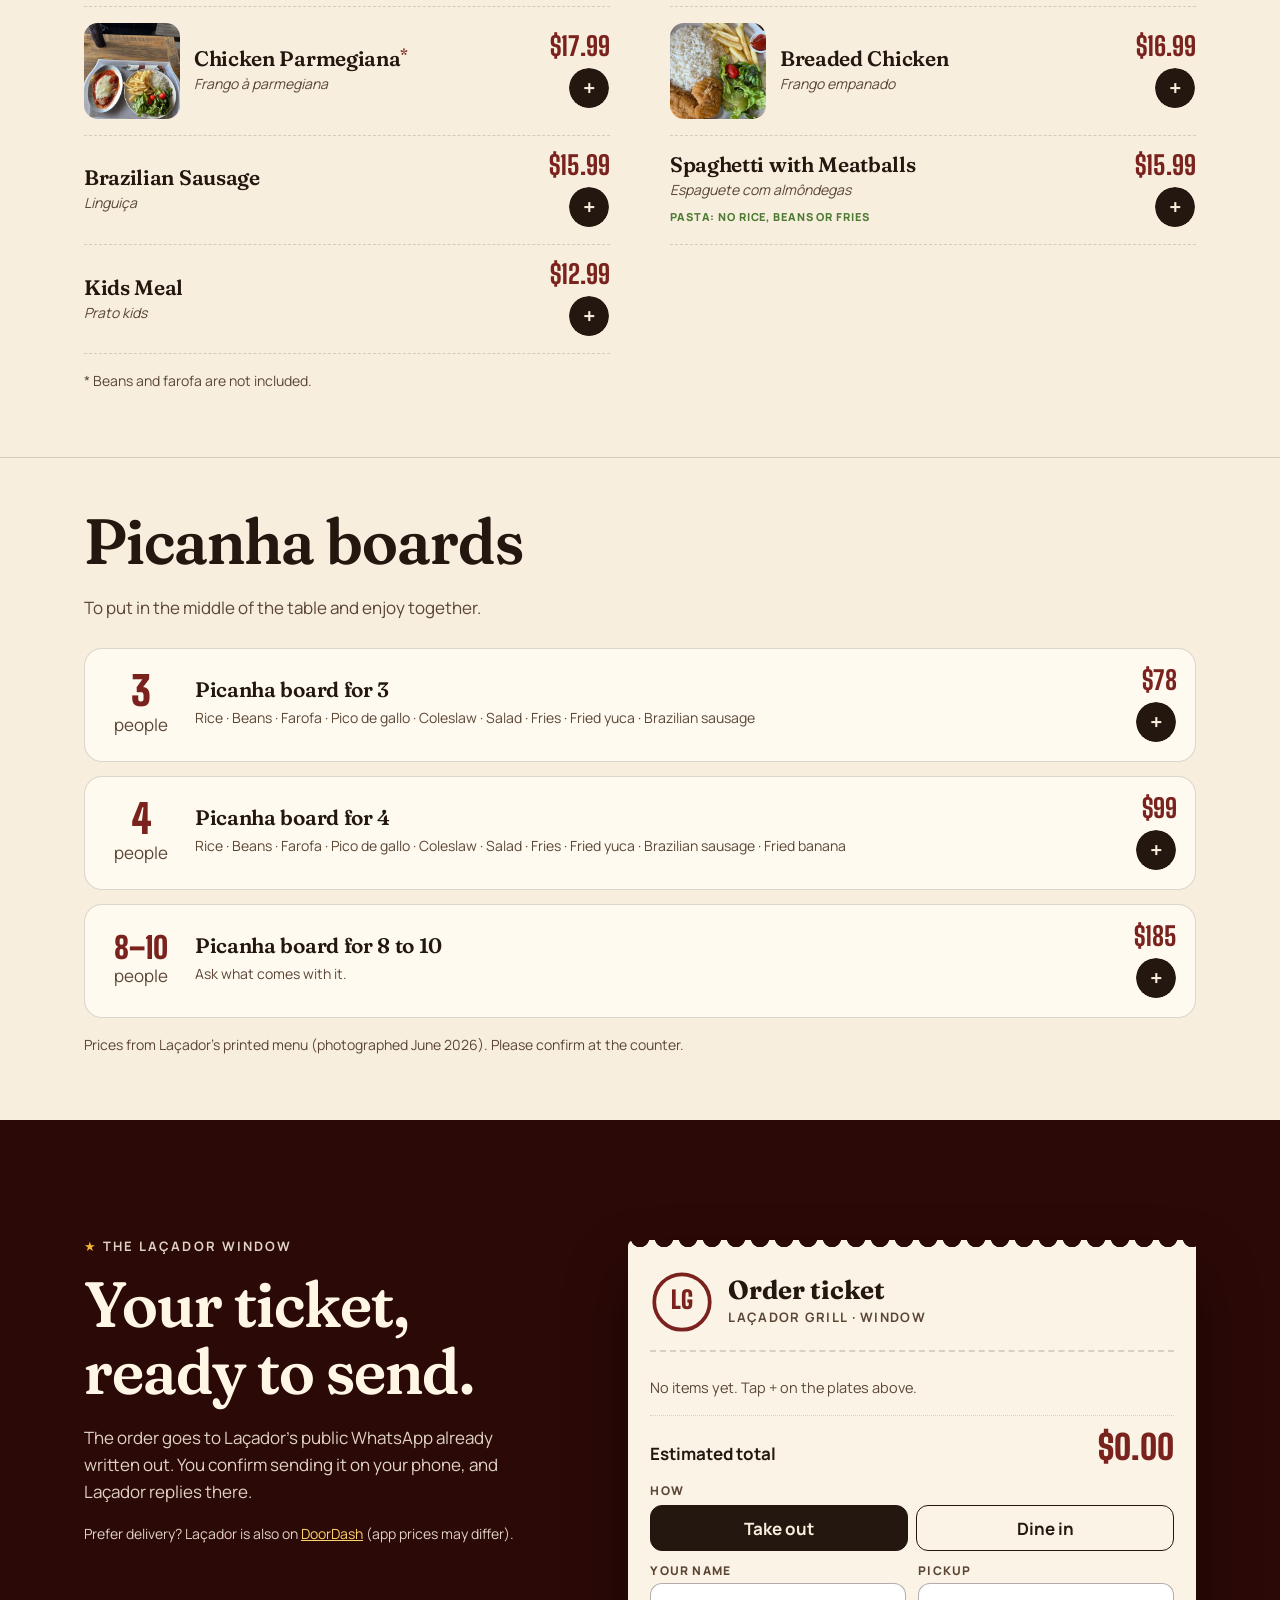
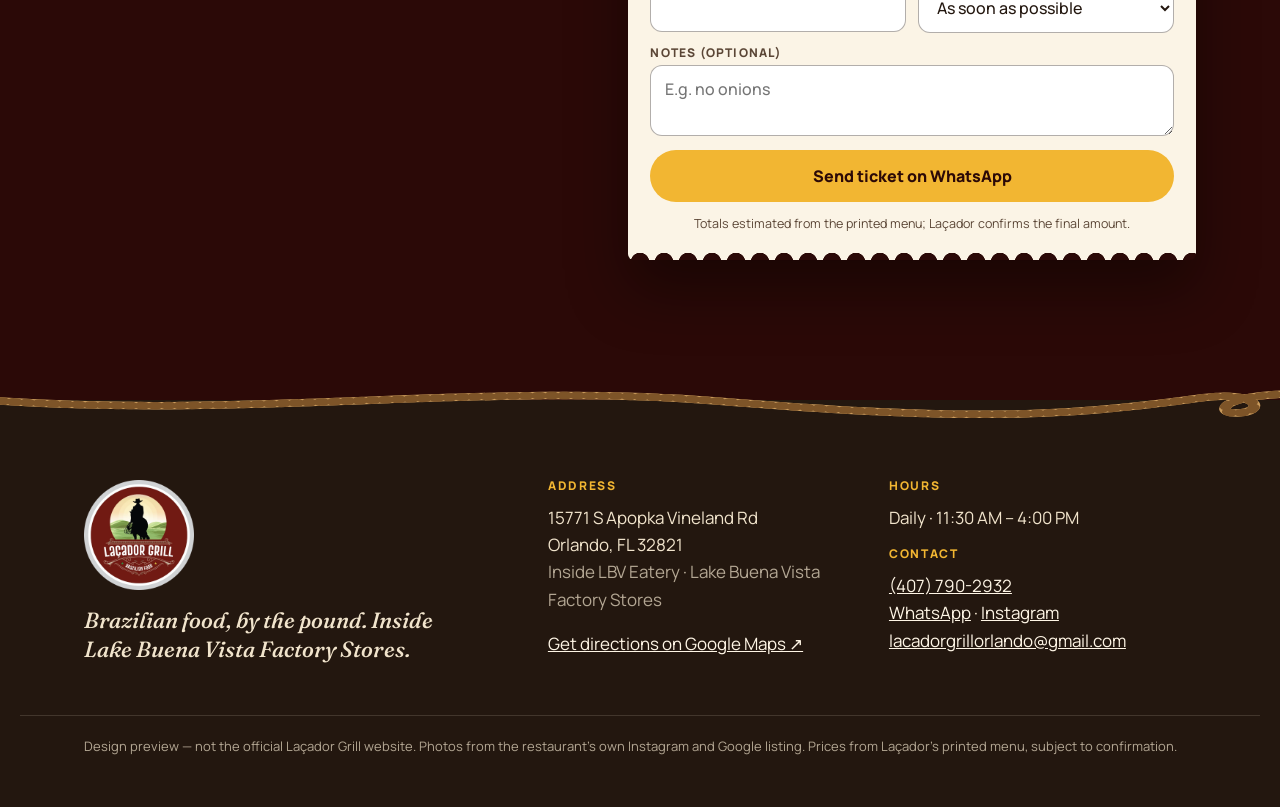
<file: menu.html>
<!doctype html>
<html lang="en">
<head>
<meta charset="utf-8">
<meta name="viewport" content="width=device-width, initial-scale=1, viewport-fit=cover">
<title>Menu &amp; order — Laçador Grill Orlando</title>
<meta name="description" content="Buffet by weight, 13 executive plates and picanha boards. Build your order and send it on WhatsApp.">
<meta name="robots" content="noindex, nofollow">
<meta name="theme-color" content="#5a1512">
<link rel="icon" href="img/favicon.png">
<link rel="alternate" hreflang="en" href="menu.html">
<link rel="alternate" hreflang="pt-BR" href="pt/menu.html">
<link rel="preload" href="fonts/fraunces-latin-full-normal.woff2" as="font" type="font/woff2" crossorigin>
<link rel="preload" href="fonts/big-shoulders-display-latin-wght-normal.woff2" as="font" type="font/woff2" crossorigin>
<link rel="stylesheet" href="css/site.css">
<script type="application/ld+json">{"@context":"https://schema.org","@type":"Restaurant","name":"Laçador Grill","servesCuisine":"Brazilian","priceRange":"$$","telephone":"+14077902932","email":"lacadorgrillorlando@gmail.com","address":{"@type":"PostalAddress","streetAddress":"15771 S Apopka Vineland Rd","addressLocality":"Orlando","addressRegion":"FL","postalCode":"32821","addressCountry":"US"},"geo":{"@type":"GeoCoordinates","latitude":28.3492908,"longitude":-81.4878379},"openingHoursSpecification":[{"@type":"OpeningHoursSpecification","dayOfWeek":["Monday","Tuesday","Wednesday","Thursday","Friday","Saturday","Sunday"],"opens":"11:30","closes":"16:00"}],"sameAs":["https://www.instagram.com/lacadorgrill/"],"hasMenu":"menu.html","aggregateRating":{"@type":"AggregateRating","ratingValue":"4.6","reviewCount":360}}</script>
</head>
<body class="page-menu">
<a class="skip" href="#main">Skip to content</a>
<div class="preview-tag" role="note">Design preview — not the official Laçador Grill website.</div>
<header class="site-head" data-head>
  <a class="brand" href="index.html" aria-label="Laçador Grill — Home">
    <img src="img/logo-s.webp" alt="" width="44" height="44">
    <span class="brand-word">Laçador <em>Grill</em></span>
  </a>
  <nav class="main-nav" aria-label="Main"><a href="index.html">Home</a><a href="menu.html" aria-current="page">Menu & order</a><a href="groups.html">Groups & events</a><a href="visit.html">Visit</a></nav>
  <div class="head-actions">
    <a class="lang" href="pt/menu.html" hreflang="pt" lang="pt" title="Português">PT</a>
    <a class="btn btn-sun btn-sm head-order" href="menu.html#order">Order</a>
    <button class="menu-toggle" type="button" aria-expanded="false" aria-controls="drawer" data-menu><span></span><span></span><span class="sr">Menu</span></button>
  </div>
</header>
<div class="drawer" id="drawer" hidden data-drawer>
  <nav aria-label="Mobile"><a href="index.html">Home</a><a href="menu.html" aria-current="page">Menu & order</a><a href="groups.html">Groups & events</a><a href="visit.html">Visit</a><a href="pt/menu.html" hreflang="pt" lang="pt">Português</a></nav>
  <p class="drawer-meta">Daily · 11:30 AM – 4:00 PM<br>Inside LBV Eatery · Lake Buena Vista Factory Stores</p>
</div>
<main id="main">

<section class="menu-hero">
  <div class="wrap">
    <p class="kicker"><span class="star" aria-hidden="true">★</span> Menu</p>
    <h1 class="h1">Everything on Laçador’s menu.</h1>
    <p class="lede">Tap + to build your window order and send it ready on WhatsApp. Dine in or take out.</p>
    <nav class="menu-tabs" aria-label="Menu sections">
      <a href="#buffet">Buffet by weight</a><a href="#executive">Executive plates</a><a href="#boards">Boards</a><a href="#order">Your order</a>
    </nav>
  </div>
</section>

<section class="menu-sec" id="buffet">
  <div class="wrap buffet-row">
    <div>
      <h2 class="h2">Buffet by weight</h2>
      <p>Grab your plate, serve yourself and take it to the scale. The final amount is calculated by the weight of your food; the plate’s weight is deducted.</p>
      <p class="muted small">After weighing, you can’t go back and add more food to the same plate.</p>
    </div>
    <div class="lb-cards">
      <div class="lb-card"><span>Monday to Thursday</span><b>$15.99</b><small>per pound</small></div>
      <div class="lb-card lb-card-alt"><span>Friday, weekends & holidays</span><b>$16.99</b><small>per pound</small></div>
    </div>
  </div>
  <div class="wrap"><a class="link" href="index.html#balanca">Price your plate on the scale →</a></div>
</section>

<section class="menu-sec" id="executive">
  <div class="wrap">
    <div class="sec-head">
      <h2 class="h2">Executive plates</h2>
      <p>Fixed price. Served with rice, beans, fries and salad (except pasta). Every option comes with dessert.</p>
    </div>
    <ul class="dish-list">
      <li class="dish has-img" data-dish>
        <div class="dish-img"><img class="" src="img/plate-egg-s.webp" srcset="img/plate-egg-s.webp 820w, img/plate-egg.webp 1600w" sizes="(max-width: 700px) 30vw, 160px" alt="Steak with Egg" loading="lazy" decoding="async"></div>
        <div class="dish-body">
          <h3>Steak with Egg</h3>
          <p class="dish-alt" lang="pt-BR">Bife com ovo</p>
          
          
        </div>
        <div class="dish-buy"><span class="dish-price">$18.99</span><div class="qty" data-qty="steak-egg"><button type="button" class="q-minus" aria-label="Remove" data-minus>−</button><span class="q-n" data-n aria-live="polite">0</span><button type="button" class="q-plus" aria-label="Add" data-plus>+</button></div></div>
      </li><li class="dish has-img" data-dish>
        <div class="dish-img"><img class="" src="img/plate-steak-s.webp" srcset="img/plate-steak-s.webp 820w, img/plate-steak.webp 1600w" sizes="(max-width: 700px) 30vw, 160px" alt="Top Sirloin (picanha)" loading="lazy" decoding="async"></div>
        <div class="dish-body">
          <h3>Top Sirloin (picanha)</h3>
          <p class="dish-alt" lang="pt-BR">Picanha</p>
          <p class="tag">Made on the grill</p>
          
        </div>
        <div class="dish-buy"><span class="dish-price">$19.99</span><div class="qty" data-qty="top-sirloin"><button type="button" class="q-minus" aria-label="Remove" data-minus>−</button><span class="q-n" data-n aria-live="polite">0</span><button type="button" class="q-plus" aria-label="Add" data-plus>+</button></div></div>
      </li><li class="dish has-img" data-dish>
        <div class="dish-img"><img class="" src="img/plate-parm-s.webp" srcset="img/plate-parm-s.webp 820w, img/plate-parm.webp 1600w" sizes="(max-width: 700px) 30vw, 160px" alt="Meat Parmegiana" loading="lazy" decoding="async"></div>
        <div class="dish-body">
          <h3>Meat Parmegiana<sup>*</sup></h3>
          <p class="dish-alt" lang="pt-BR">Filé à parmegiana</p>
          
          
        </div>
        <div class="dish-buy"><span class="dish-price">$18.99</span><div class="qty" data-qty="meat-parm"><button type="button" class="q-minus" aria-label="Remove" data-minus>−</button><span class="q-n" data-n aria-live="polite">0</span><button type="button" class="q-plus" aria-label="Add" data-plus>+</button></div></div>
      </li><li class="dish" data-dish>
        
        <div class="dish-body">
          <h3>Chicken Strogonoff<sup>*</sup></h3>
          <p class="dish-alt" lang="pt-BR">Strogonoff de frango</p>
          
          
        </div>
        <div class="dish-buy"><span class="dish-price">$19.99</span><div class="qty" data-qty="chicken-strog"><button type="button" class="q-minus" aria-label="Remove" data-minus>−</button><span class="q-n" data-n aria-live="polite">0</span><button type="button" class="q-plus" aria-label="Add" data-plus>+</button></div></div>
      </li><li class="dish" data-dish>
        
        <div class="dish-body">
          <h3>Tilapia Fillet</h3>
          <p class="dish-alt" lang="pt-BR">Filé de tilápia</p>
          
          
        </div>
        <div class="dish-buy"><span class="dish-price">$18.99</span><div class="qty" data-qty="tilapia"><button type="button" class="q-minus" aria-label="Remove" data-minus>−</button><span class="q-n" data-n aria-live="polite">0</span><button type="button" class="q-plus" aria-label="Add" data-plus>+</button></div></div>
      </li><li class="dish" data-dish>
        
        <div class="dish-body">
          <h3>Beef with Onions</h3>
          <p class="dish-alt" lang="pt-BR">Bife acebolado</p>
          
          
        </div>
        <div class="dish-buy"><span class="dish-price">$17.99</span><div class="qty" data-qty="beef-onions"><button type="button" class="q-minus" aria-label="Remove" data-minus>−</button><span class="q-n" data-n aria-live="polite">0</span><button type="button" class="q-plus" aria-label="Add" data-plus>+</button></div></div>
      </li><li class="dish" data-dish>
        
        <div class="dish-body">
          <h3>Breaded Shrimp</h3>
          <p class="dish-alt" lang="pt-BR">Camarão empanado</p>
          
          
        </div>
        <div class="dish-buy"><span class="dish-price">$21.99</span><div class="qty" data-qty="shrimp"><button type="button" class="q-minus" aria-label="Remove" data-minus>−</button><span class="q-n" data-n aria-live="polite">0</span><button type="button" class="q-plus" aria-label="Add" data-plus>+</button></div></div>
      </li><li class="dish has-img" data-dish>
        <div class="dish-img"><img class="" src="img/plate-strog-s.webp" srcset="img/plate-strog-s.webp 820w, img/plate-strog.webp 1600w" sizes="(max-width: 700px) 30vw, 160px" alt="Beef Strogonoff" loading="lazy" decoding="async"></div>
        <div class="dish-body">
          <h3>Beef Strogonoff<sup>*</sup></h3>
          <p class="dish-alt" lang="pt-BR">Strogonoff de carne</p>
          
          
        </div>
        <div class="dish-buy"><span class="dish-price">$20.99</span><div class="qty" data-qty="beef-strog"><button type="button" class="q-minus" aria-label="Remove" data-minus>−</button><span class="q-n" data-n aria-live="polite">0</span><button type="button" class="q-plus" aria-label="Add" data-plus>+</button></div></div>
      </li><li class="dish has-img" data-dish>
        <div class="dish-img"><img class="" src="img/plate-parm2-s.webp" srcset="img/plate-parm2-s.webp 820w, img/plate-parm2.webp 1600w" sizes="(max-width: 700px) 30vw, 160px" alt="Chicken Parmegiana" loading="lazy" decoding="async"></div>
        <div class="dish-body">
          <h3>Chicken Parmegiana<sup>*</sup></h3>
          <p class="dish-alt" lang="pt-BR">Frango à parmegiana</p>
          
          
        </div>
        <div class="dish-buy"><span class="dish-price">$17.99</span><div class="qty" data-qty="chicken-parm"><button type="button" class="q-minus" aria-label="Remove" data-minus>−</button><span class="q-n" data-n aria-live="polite">0</span><button type="button" class="q-plus" aria-label="Add" data-plus>+</button></div></div>
      </li><li class="dish has-img" data-dish>
        <div class="dish-img"><img class="" src="img/plate-chicken-s.webp" srcset="img/plate-chicken-s.webp 820w, img/plate-chicken.webp 1600w" sizes="(max-width: 700px) 30vw, 160px" alt="Breaded Chicken" loading="lazy" decoding="async"></div>
        <div class="dish-body">
          <h3>Breaded Chicken</h3>
          <p class="dish-alt" lang="pt-BR">Frango empanado</p>
          
          
        </div>
        <div class="dish-buy"><span class="dish-price">$16.99</span><div class="qty" data-qty="breaded-chicken"><button type="button" class="q-minus" aria-label="Remove" data-minus>−</button><span class="q-n" data-n aria-live="polite">0</span><button type="button" class="q-plus" aria-label="Add" data-plus>+</button></div></div>
      </li><li class="dish" data-dish>
        
        <div class="dish-body">
          <h3>Brazilian Sausage</h3>
          <p class="dish-alt" lang="pt-BR">Linguiça</p>
          
          
        </div>
        <div class="dish-buy"><span class="dish-price">$15.99</span><div class="qty" data-qty="sausage"><button type="button" class="q-minus" aria-label="Remove" data-minus>−</button><span class="q-n" data-n aria-live="polite">0</span><button type="button" class="q-plus" aria-label="Add" data-plus>+</button></div></div>
      </li><li class="dish" data-dish>
        
        <div class="dish-body">
          <h3>Spaghetti with Meatballs</h3>
          <p class="dish-alt" lang="pt-BR">Espaguete com almôndegas</p>
          
          <p class="tag">Pasta: no rice, beans or fries</p>
        </div>
        <div class="dish-buy"><span class="dish-price">$15.99</span><div class="qty" data-qty="spaghetti"><button type="button" class="q-minus" aria-label="Remove" data-minus>−</button><span class="q-n" data-n aria-live="polite">0</span><button type="button" class="q-plus" aria-label="Add" data-plus>+</button></div></div>
      </li><li class="dish" data-dish>
        
        <div class="dish-body">
          <h3>Kids Meal</h3>
          <p class="dish-alt" lang="pt-BR">Prato kids</p>
          
          
        </div>
        <div class="dish-buy"><span class="dish-price">$12.99</span><div class="qty" data-qty="kids"><button type="button" class="q-minus" aria-label="Remove" data-minus>−</button><span class="q-n" data-n aria-live="polite">0</span><button type="button" class="q-plus" aria-label="Add" data-plus>+</button></div></div>
      </li>
    </ul>
    <p class="muted small">* Beans and farofa are not included.</p>
  </div>
</section>

<section class="menu-sec menu-boards" id="boards">
  <div class="wrap">
    <div class="sec-head">
      <h2 class="h2">Picanha boards</h2>
      <p>To put in the middle of the table and enjoy together.</p>
    </div>
    <ul class="board-list">
      <li class="board-card" data-dish>
        <div><span class="board-n">3</span><span class="muted">people</span></div>
        <div class="dish-body"><h3>Picanha board for 3</h3><p class="small">Rice · Beans · Farofa · Pico de gallo · Coleslaw · Salad · Fries · Fried yuca · Brazilian sausage</p></div>
        <div class="dish-buy"><span class="dish-price">$78</span><div class="qty" data-qty="board-3"><button type="button" class="q-minus" aria-label="Remove" data-minus>−</button><span class="q-n" data-n aria-live="polite">0</span><button type="button" class="q-plus" aria-label="Add" data-plus>+</button></div></div>
      </li><li class="board-card" data-dish>
        <div><span class="board-n">4</span><span class="muted">people</span></div>
        <div class="dish-body"><h3>Picanha board for 4</h3><p class="small">Rice · Beans · Farofa · Pico de gallo · Coleslaw · Salad · Fries · Fried yuca · Brazilian sausage · Fried banana</p></div>
        <div class="dish-buy"><span class="dish-price">$99</span><div class="qty" data-qty="board-4"><button type="button" class="q-minus" aria-label="Remove" data-minus>−</button><span class="q-n" data-n aria-live="polite">0</span><button type="button" class="q-plus" aria-label="Add" data-plus>+</button></div></div>
      </li><li class="board-card" data-dish>
        <div><span class="board-n">8–10</span><span class="muted">people</span></div>
        <div class="dish-body"><h3>Picanha board for 8 to 10</h3><p class="small">Ask what comes with it.</p></div>
        <div class="dish-buy"><span class="dish-price">$185</span><div class="qty" data-qty="board-10"><button type="button" class="q-minus" aria-label="Remove" data-minus>−</button><span class="q-n" data-n aria-live="polite">0</span><button type="button" class="q-plus" aria-label="Add" data-plus>+</button></div></div>
      </li>
    </ul>
    <p class="muted small">Prices from Laçador’s printed menu (photographed June 2026). Please confirm at the counter.</p>
  </div>
</section>

<section class="order-sec" id="order" aria-labelledby="order-h">
  <div class="wrap order-grid">
    <div class="order-copy">
      <p class="kicker kicker-sun"><span class="star" aria-hidden="true">★</span> The Laçador window</p>
      <h2 id="order-h" class="h2">Your ticket, ready to send.</h2>
      <p>The order goes to Laçador’s public WhatsApp already written out. You confirm sending it on your phone, and Laçador replies there.</p>
      <p class="muted small">Prefer delivery? Laçador is also on <a href="https://www.doordash.com/store/lacador-grill-orlando-35583473/" target="_blank" rel="noopener">DoorDash</a> (app prices may differ).</p>
    </div>
    <form class="ticket" data-ticket novalidate>
      <div class="ticket-top">
        <svg class="brand-iron" viewBox="0 0 120 120" aria-hidden="true" data-iron><circle cx="60" cy="60" r="52"/><text x="60" y="74" text-anchor="middle">LG</text></svg>
        <div><p class="ticket-title">Order ticket</p><p class="ticket-sub">Laçador Grill · window</p></div>
      </div>
      <ul class="ticket-lines" data-lines><li class="empty" data-empty>No items yet. Tap + on the plates above.</li></ul>
      <div class="ticket-total"><span>Estimated total</span><b data-total>$0.00</b></div>
      <fieldset class="seg">
        <legend>How</legend>
        <label><input type="radio" name="mode" value="takeout" checked><span>Take out</span></label>
        <label><input type="radio" name="mode" value="dinein"><span>Dine in</span></label>
      </fieldset>
      <div class="field-row">
        <label class="field"><span>Your name</span><input name="name" autocomplete="given-name" required maxlength="40"></label>
        <label class="field"><span>Pickup</span><select name="when" data-when></select></label>
      </div>
      <label class="field"><span>Notes (optional)</span><textarea name="notes" rows="2" maxlength="200" placeholder="E.g. no onions"></textarea></label>
      <p class="form-msg" data-formmsg role="alert" hidden></p>
      <button class="btn btn-sun btn-block" type="submit">Send ticket on WhatsApp</button>
      <p class="ticket-foot">Totals estimated from the printed menu; Laçador confirms the final amount.</p>
    </form>
  </div>
</section>
<div class="bag-bar" data-bagbar hidden><span data-bagcount>0</span><span data-bagtotal>$0.00</span><a href="#order">View ticket →</a></div>

</main>
<footer class="site-foot">
  <svg class="rope rope-foot" viewBox="0 0 1000 60" preserveAspectRatio="none" aria-hidden="true"><defs><mask id="rm2" maskUnits="userSpaceOnUse" x="-20" y="-20" width="1040" height="100"><path class="rope-mask" d="M0 30 C 200 50, 380 8, 560 30 S 820 52, 940 26 C 980 18, 990 40, 970 44 C 950 48, 948 26, 1000 22" pathLength="1"/></mask></defs><g mask="url(#rm2)"><path class="rope-base" d="M0 30 C 200 50, 380 8, 560 30 S 820 52, 940 26 C 980 18, 990 40, 970 44 C 950 48, 948 26, 1000 22"/><path class="rope-twist" d="M0 30 C 200 50, 380 8, 560 30 S 820 52, 940 26 C 980 18, 990 40, 970 44 C 950 48, 948 26, 1000 22"/></g></svg>
  <div class="foot-grid">
    <div class="foot-brand">
      <img src="img/logo.webp" alt="Laçador Grill" width="120" height="120" loading="lazy">
      <p>Brazilian food, by the pound. Inside Lake Buena Vista Factory Stores.</p>
    </div>
    <div>
      <h2 class="foot-h">Address</h2>
      <p>15771 S Apopka Vineland Rd<br>Orlando, FL 32821<br><span class="muted">Inside LBV Eatery · Lake Buena Vista Factory Stores</span></p>
      <p><a href="https://www.google.com/maps/dir/?api=1&destination=La%C3%A7ador%20Grill%2C%2015771%20S%20Apopka%20Vineland%20Rd%2C%20Orlando%2C%20FL" target="_blank" rel="noopener">Get directions on Google Maps ↗</a></p>
    </div>
    <div>
      <h2 class="foot-h">Hours</h2>
      <p>Daily · 11:30 AM – 4:00 PM</p>
      <h2 class="foot-h">Contact</h2>
      <p><a href="tel:+14077902932">(407) 790-2932</a><br><a href="https://wa.me/14077902932?text=Hi%20La%C3%A7ador!%20I%20found%20you%20on%20your%20website." target="_blank" rel="noopener">WhatsApp</a> · <a href="https://www.instagram.com/lacadorgrill/" target="_blank" rel="noopener">Instagram</a><br><a href="mailto:lacadorgrillorlando@gmail.com">lacadorgrillorlando@gmail.com</a></p>
    </div>
  </div>
  <p class="foot-note">Design preview — not the official Laçador Grill website. Photos from the restaurant’s own Instagram and Google listing. Prices from Laçador’s printed menu, subject to confirmation.</p>
</footer>
<div class="action-bar" data-actionbar>
  <a href="menu.html#order" class="ab-main"><svg viewBox="0 0 24 24" aria-hidden="true"><path d="M4 7h16l-1.5 12h-13z M9 7a3 3 0 0 1 6 0"/></svg>Order</a>
  <a href="https://wa.me/14077902932?text=Hi%20La%C3%A7ador!%20I%20found%20you%20on%20your%20website." target="_blank" rel="noopener"><svg viewBox="0 0 24 24" aria-hidden="true"><path d="M4 20l1.3-3.9A8 8 0 1 1 8 19z"/></svg>WhatsApp</a>
  <a href="https://www.google.com/maps/dir/?api=1&destination=La%C3%A7ador%20Grill%2C%2015771%20S%20Apopka%20Vineland%20Rd%2C%20Orlando%2C%20FL" target="_blank" rel="noopener"><svg viewBox="0 0 24 24" aria-hidden="true"><path d="M12 21s-7-6.2-7-11a7 7 0 0 1 14 0c0 4.8-7 11-7 11z M12 12.5a2.5 2.5 0 1 0 0-5 2.5 2.5 0 0 0 0 5z"/></svg>Directions</a>
</div>
<script type="application/json" id="site-data">{"lang":"en","wa":"14077902932","open":[11.5,16],"lb":{"week":15.99,"weekend":16.99},"items":[{"id":"steak-egg","name":"Steak with Egg","alt":"Bife com ovo","price":18.99},{"id":"top-sirloin","name":"Top Sirloin (picanha)","alt":"Picanha","price":19.99},{"id":"meat-parm","name":"Meat Parmegiana","alt":"Filé à parmegiana","price":18.99},{"id":"chicken-strog","name":"Chicken Strogonoff","alt":"Strogonoff de frango","price":19.99},{"id":"tilapia","name":"Tilapia Fillet","alt":"Filé de tilápia","price":18.99},{"id":"beef-onions","name":"Beef with Onions","alt":"Bife acebolado","price":17.99},{"id":"shrimp","name":"Breaded Shrimp","alt":"Camarão empanado","price":21.99},{"id":"beef-strog","name":"Beef Strogonoff","alt":"Strogonoff de carne","price":20.99},{"id":"chicken-parm","name":"Chicken Parmegiana","alt":"Frango à parmegiana","price":17.99},{"id":"breaded-chicken","name":"Breaded Chicken","alt":"Frango empanado","price":16.99},{"id":"sausage","name":"Brazilian Sausage","alt":"Linguiça","price":15.99},{"id":"spaghetti","name":"Spaghetti with Meatballs","alt":"Espaguete com almôndegas","price":15.99},{"id":"kids","name":"Kids Meal","alt":"Prato kids","price":12.99},{"id":"board-3","name":"Picanha board for 3","alt":"Tábua de picanha para 3","price":78},{"id":"board-4","name":"Picanha board for 4","alt":"Tábua de picanha para 4","price":99},{"id":"board-10","name":"Picanha board for 8 to 10","alt":"Tábua de picanha para 8 a 10","price":185}]}</script>
<script src="vendor/gsap.min.js"></script>
<script src="vendor/ScrollTrigger.min.js"></script>
<script src="vendor/lenis.min.js"></script>
<script src="js/site.js"></script>
</body>
</html>
</file>
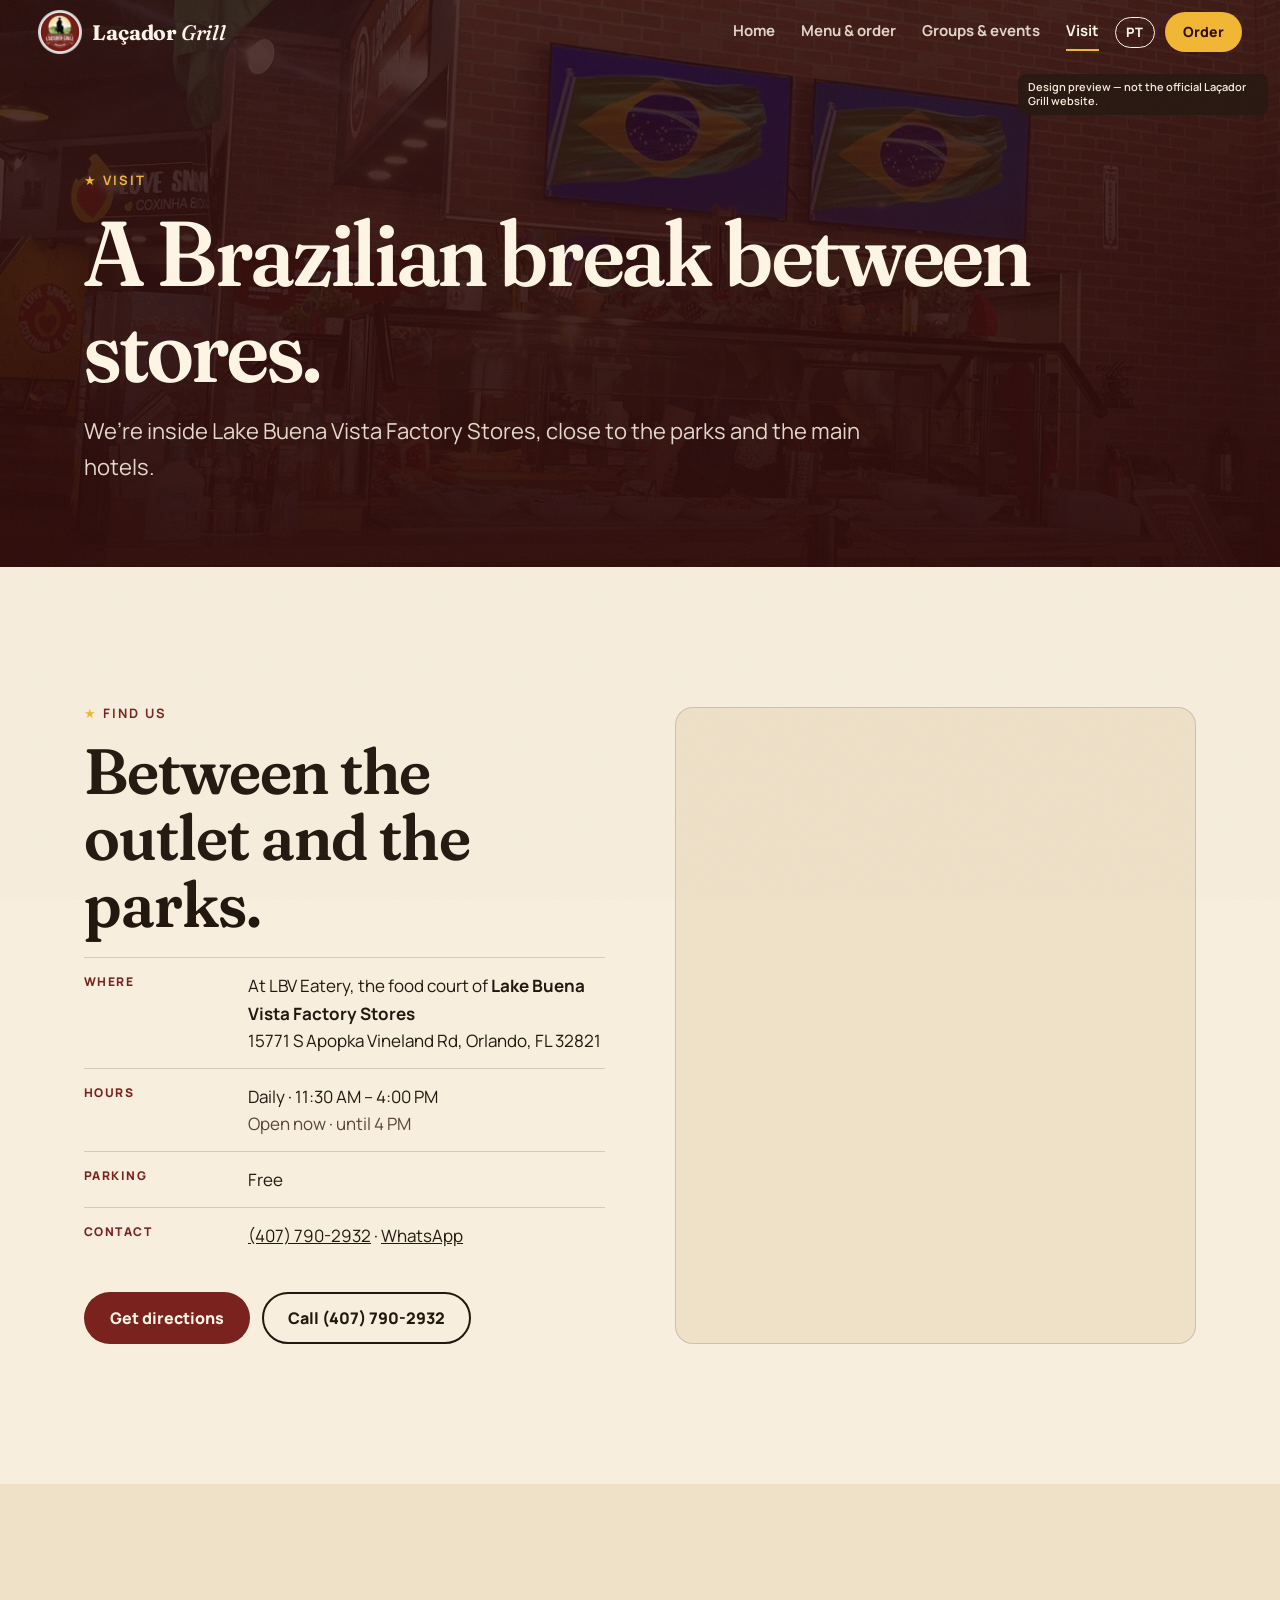
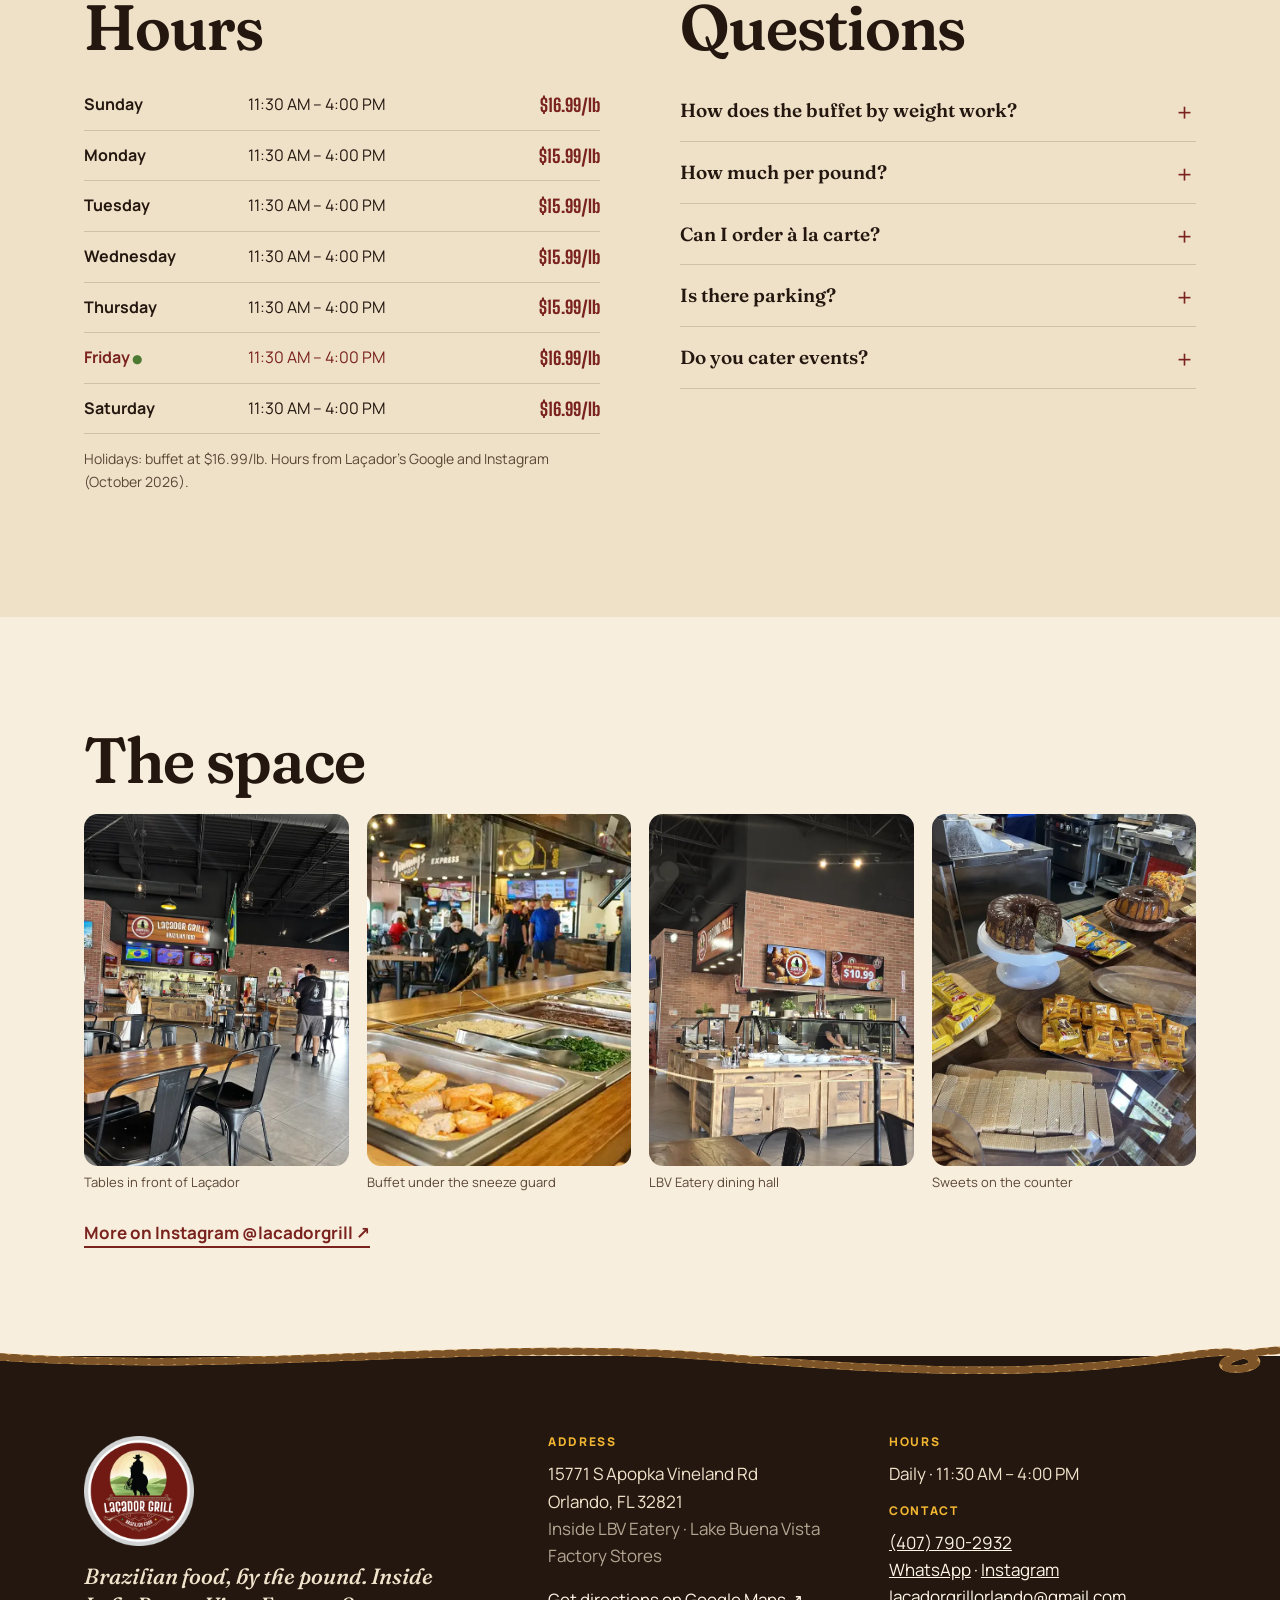
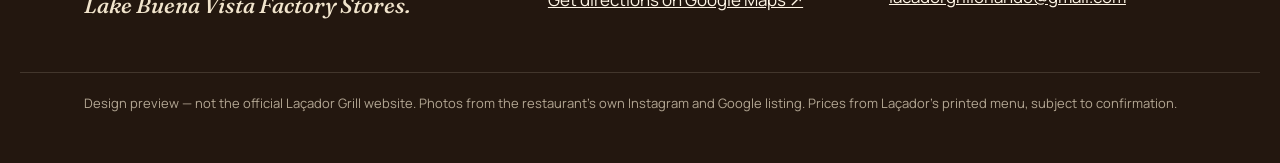
<file: visit.html>
<!doctype html>
<html lang="en">
<head>
<meta charset="utf-8">
<meta name="viewport" content="width=device-width, initial-scale=1, viewport-fit=cover">
<title>Visit — Laçador Grill at Lake Buena Vista Factory Stores</title>
<meta name="description" content="Address, hours, parking and FAQ for Laçador Grill in Orlando.">
<meta name="robots" content="noindex, nofollow">
<meta name="theme-color" content="#5a1512">
<link rel="icon" href="img/favicon.png">
<link rel="alternate" hreflang="en" href="visit.html">
<link rel="alternate" hreflang="pt-BR" href="pt/visit.html">
<link rel="preload" href="fonts/fraunces-latin-full-normal.woff2" as="font" type="font/woff2" crossorigin>
<link rel="preload" href="fonts/big-shoulders-display-latin-wght-normal.woff2" as="font" type="font/woff2" crossorigin>
<link rel="stylesheet" href="css/site.css">
<script type="application/ld+json">{"@context":"https://schema.org","@type":"Restaurant","name":"Laçador Grill","servesCuisine":"Brazilian","priceRange":"$$","telephone":"+14077902932","email":"lacadorgrillorlando@gmail.com","address":{"@type":"PostalAddress","streetAddress":"15771 S Apopka Vineland Rd","addressLocality":"Orlando","addressRegion":"FL","postalCode":"32821","addressCountry":"US"},"geo":{"@type":"GeoCoordinates","latitude":28.3492908,"longitude":-81.4878379},"openingHoursSpecification":[{"@type":"OpeningHoursSpecification","dayOfWeek":["Monday","Tuesday","Wednesday","Thursday","Friday","Saturday","Sunday"],"opens":"11:30","closes":"16:00"}],"sameAs":["https://www.instagram.com/lacadorgrill/"],"hasMenu":"menu.html","aggregateRating":{"@type":"AggregateRating","ratingValue":"4.6","reviewCount":360}}</script>
</head>
<body class="page-visit">
<a class="skip" href="#main">Skip to content</a>
<div class="preview-tag" role="note">Design preview — not the official Laçador Grill website.</div>
<header class="site-head" data-head>
  <a class="brand" href="index.html" aria-label="Laçador Grill — Home">
    <img src="img/logo-s.webp" alt="" width="44" height="44">
    <span class="brand-word">Laçador <em>Grill</em></span>
  </a>
  <nav class="main-nav" aria-label="Main"><a href="index.html">Home</a><a href="menu.html">Menu & order</a><a href="groups.html">Groups & events</a><a href="visit.html" aria-current="page">Visit</a></nav>
  <div class="head-actions">
    <a class="lang" href="pt/visit.html" hreflang="pt" lang="pt" title="Português">PT</a>
    <a class="btn btn-sun btn-sm head-order" href="menu.html#order">Order</a>
    <button class="menu-toggle" type="button" aria-expanded="false" aria-controls="drawer" data-menu><span></span><span></span><span class="sr">Menu</span></button>
  </div>
</header>
<div class="drawer" id="drawer" hidden data-drawer>
  <nav aria-label="Mobile"><a href="index.html">Home</a><a href="menu.html">Menu & order</a><a href="groups.html">Groups & events</a><a href="visit.html" aria-current="page">Visit</a><a href="pt/visit.html" hreflang="pt" lang="pt">Português</a></nav>
  <p class="drawer-meta">Daily · 11:30 AM – 4:00 PM<br>Inside LBV Eatery · Lake Buena Vista Factory Stores</p>
</div>
<main id="main">

<section class="sub-hero sub-hero-short">
  <img class="sub-bg" src="img/hall-2-s.webp" srcset="img/hall-2-s.webp 820w, img/hall-2.webp 1600w" sizes="100vw" alt="" fetchpriority="high" decoding="async">
  <div class="wrap sub-inner">
    <p class="kicker kicker-sun"><span class="star" aria-hidden="true">★</span> Visit</p>
    <h1 class="h1">A Brazilian break between stores.</h1>
    <p class="lede">We’re inside Lake Buena Vista Factory Stores, close to the parks and the main hotels.</p>
  </div>
</section>
<section class="visit-sec" id="visit" aria-labelledby="visit-h">
  <div class="wrap visit-grid">
    <div class="visit-copy">
      <p class="kicker"><span class="star" aria-hidden="true">★</span> Find us</p>
      <h2 id="visit-h" class="h2">Between the outlet and the parks.</h2>
      <dl class="facts">
        <div><dt>Where</dt><dd>At LBV Eatery, the food court of <b>Lake Buena Vista Factory Stores</b><br>15771 S Apopka Vineland Rd, Orlando, FL 32821</dd></div>
        <div><dt>Hours</dt><dd>Daily · 11:30 AM – 4:00 PM<br><span data-status-inline class="muted"></span></dd></div>
        <div><dt>Parking</dt><dd>Free</dd></div>
        <div><dt>Contact</dt><dd><a href="tel:+14077902932">(407) 790-2932</a> · <a href="https://wa.me/14077902932?text=Hi%20La%C3%A7ador!%20I%20found%20you%20on%20your%20website." target="_blank" rel="noopener">WhatsApp</a></dd></div>
      </dl>
      <div class="btn-row">
        <a class="btn btn-ox" href="https://www.google.com/maps/dir/?api=1&destination=La%C3%A7ador%20Grill%2C%2015771%20S%20Apopka%20Vineland%20Rd%2C%20Orlando%2C%20FL" target="_blank" rel="noopener">Get directions</a>
        <a class="btn btn-line" href="tel:+14077902932">Call (407) 790-2932</a>
      </div>
    </div>
    <div class="map-frame">
      <iframe title="Map of Laçador Grill" src="https://maps.google.com/maps?q=La%C3%A7ador%20Grill%2C%2015771%20S%20Apopka%20Vineland%20Rd%2C%20Orlando%2C%20FL&t=m&z=16&output=embed" loading="lazy" referrerpolicy="no-referrer-when-downgrade"></iframe>
    </div>
  </div>
</section>
<section class="hours-sec">
  <div class="wrap hours-grid">
    <div>
      <h2 class="h2">Hours</h2>
      <table class="hours" data-hours>
        <tr data-dow="0"><th scope="row">Sunday</th><td>11:30 AM – 4:00 PM</td><td class="rate">$16.99/lb</td></tr><tr data-dow="1"><th scope="row">Monday</th><td>11:30 AM – 4:00 PM</td><td class="rate">$15.99/lb</td></tr><tr data-dow="2"><th scope="row">Tuesday</th><td>11:30 AM – 4:00 PM</td><td class="rate">$15.99/lb</td></tr><tr data-dow="3"><th scope="row">Wednesday</th><td>11:30 AM – 4:00 PM</td><td class="rate">$15.99/lb</td></tr><tr data-dow="4"><th scope="row">Thursday</th><td>11:30 AM – 4:00 PM</td><td class="rate">$15.99/lb</td></tr><tr data-dow="5"><th scope="row">Friday</th><td>11:30 AM – 4:00 PM</td><td class="rate">$16.99/lb</td></tr><tr data-dow="6"><th scope="row">Saturday</th><td>11:30 AM – 4:00 PM</td><td class="rate">$16.99/lb</td></tr>
      </table>
      <p class="muted small">Holidays: buffet at $16.99/lb. Hours from Laçador’s Google and Instagram (October 2026).</p>
    </div>
    <div>
      <h2 class="h2">Questions</h2>
      <div class="faq"><details><summary>How does the buffet by weight work?</summary><p>Serve yourself, take your plate to the scale at the register and pay by the weight of the food. The plate’s weight is deducted automatically.</p></details><details><summary>How much per pound?</summary><p>Monday to Thursday, $15.99. Friday, weekends and holidays, $16.99.</p></details><details><summary>Can I order à la carte?</summary><p>Yes. There are 13 fixed-price executive plates and picanha boards at the Laçador window, to dine in or take out.</p></details><details><summary>Is there parking?</summary><p>Yes, free parking at Lake Buena Vista Factory Stores.</p></details><details><summary>Do you cater events?</summary><p>Yes, with a custom menu, at Laçador’s space or at your venue.</p></details></div>
    </div>
  </div>
</section>
<section class="gallery-sec">
  <div class="wrap">
    <h2 class="h2">The space</h2>
    <div class="gallery">
      <figure><img class="" src="img/hall-3-s.webp" srcset="img/hall-3-s.webp 820w, img/hall-3.webp 1600w" sizes="(max-width: 700px) 50vw, 25vw" alt="Tables in front of Laçador" loading="lazy" decoding="async"><figcaption>Tables in front of Laçador</figcaption></figure><figure><img class="" src="img/buffet-wide-s.webp" srcset="img/buffet-wide-s.webp 820w, img/buffet-wide.webp 1600w" sizes="(max-width: 700px) 50vw, 25vw" alt="Buffet under the sneeze guard" loading="lazy" decoding="async"><figcaption>Buffet under the sneeze guard</figcaption></figure><figure><img class="" src="img/hall-4-s.webp" srcset="img/hall-4-s.webp 820w, img/hall-4.webp 1600w" sizes="(max-width: 700px) 50vw, 25vw" alt="LBV Eatery dining hall" loading="lazy" decoding="async"><figcaption>LBV Eatery dining hall</figcaption></figure><figure><img class="" src="img/desserts-2-s.webp" srcset="img/desserts-2-s.webp 820w, img/desserts-2.webp 1600w" sizes="(max-width: 700px) 50vw, 25vw" alt="Sweets on the counter" loading="lazy" decoding="async"><figcaption>Sweets on the counter</figcaption></figure>
    </div>
    <a class="link" href="https://www.instagram.com/lacadorgrill/" target="_blank" rel="noopener">More on Instagram @lacadorgrill ↗</a>
  </div>
</section>
</main>
<footer class="site-foot">
  <svg class="rope rope-foot" viewBox="0 0 1000 60" preserveAspectRatio="none" aria-hidden="true"><defs><mask id="rm4" maskUnits="userSpaceOnUse" x="-20" y="-20" width="1040" height="100"><path class="rope-mask" d="M0 30 C 200 50, 380 8, 560 30 S 820 52, 940 26 C 980 18, 990 40, 970 44 C 950 48, 948 26, 1000 22" pathLength="1"/></mask></defs><g mask="url(#rm4)"><path class="rope-base" d="M0 30 C 200 50, 380 8, 560 30 S 820 52, 940 26 C 980 18, 990 40, 970 44 C 950 48, 948 26, 1000 22"/><path class="rope-twist" d="M0 30 C 200 50, 380 8, 560 30 S 820 52, 940 26 C 980 18, 990 40, 970 44 C 950 48, 948 26, 1000 22"/></g></svg>
  <div class="foot-grid">
    <div class="foot-brand">
      <img src="img/logo.webp" alt="Laçador Grill" width="120" height="120" loading="lazy">
      <p>Brazilian food, by the pound. Inside Lake Buena Vista Factory Stores.</p>
    </div>
    <div>
      <h2 class="foot-h">Address</h2>
      <p>15771 S Apopka Vineland Rd<br>Orlando, FL 32821<br><span class="muted">Inside LBV Eatery · Lake Buena Vista Factory Stores</span></p>
      <p><a href="https://www.google.com/maps/dir/?api=1&destination=La%C3%A7ador%20Grill%2C%2015771%20S%20Apopka%20Vineland%20Rd%2C%20Orlando%2C%20FL" target="_blank" rel="noopener">Get directions on Google Maps ↗</a></p>
    </div>
    <div>
      <h2 class="foot-h">Hours</h2>
      <p>Daily · 11:30 AM – 4:00 PM</p>
      <h2 class="foot-h">Contact</h2>
      <p><a href="tel:+14077902932">(407) 790-2932</a><br><a href="https://wa.me/14077902932?text=Hi%20La%C3%A7ador!%20I%20found%20you%20on%20your%20website." target="_blank" rel="noopener">WhatsApp</a> · <a href="https://www.instagram.com/lacadorgrill/" target="_blank" rel="noopener">Instagram</a><br><a href="mailto:lacadorgrillorlando@gmail.com">lacadorgrillorlando@gmail.com</a></p>
    </div>
  </div>
  <p class="foot-note">Design preview — not the official Laçador Grill website. Photos from the restaurant’s own Instagram and Google listing. Prices from Laçador’s printed menu, subject to confirmation.</p>
</footer>
<div class="action-bar" data-actionbar>
  <a href="menu.html#order" class="ab-main"><svg viewBox="0 0 24 24" aria-hidden="true"><path d="M4 7h16l-1.5 12h-13z M9 7a3 3 0 0 1 6 0"/></svg>Order</a>
  <a href="https://wa.me/14077902932?text=Hi%20La%C3%A7ador!%20I%20found%20you%20on%20your%20website." target="_blank" rel="noopener"><svg viewBox="0 0 24 24" aria-hidden="true"><path d="M4 20l1.3-3.9A8 8 0 1 1 8 19z"/></svg>WhatsApp</a>
  <a href="https://www.google.com/maps/dir/?api=1&destination=La%C3%A7ador%20Grill%2C%2015771%20S%20Apopka%20Vineland%20Rd%2C%20Orlando%2C%20FL" target="_blank" rel="noopener"><svg viewBox="0 0 24 24" aria-hidden="true"><path d="M12 21s-7-6.2-7-11a7 7 0 0 1 14 0c0 4.8-7 11-7 11z M12 12.5a2.5 2.5 0 1 0 0-5 2.5 2.5 0 0 0 0 5z"/></svg>Directions</a>
</div>
<script type="application/json" id="site-data">{"lang":"en","wa":"14077902932","open":[11.5,16],"lb":{"week":15.99,"weekend":16.99}}</script>
<script src="vendor/gsap.min.js"></script>
<script src="vendor/ScrollTrigger.min.js"></script>
<script src="vendor/lenis.min.js"></script>
<script src="js/site.js"></script>
</body>
</html>
</file>
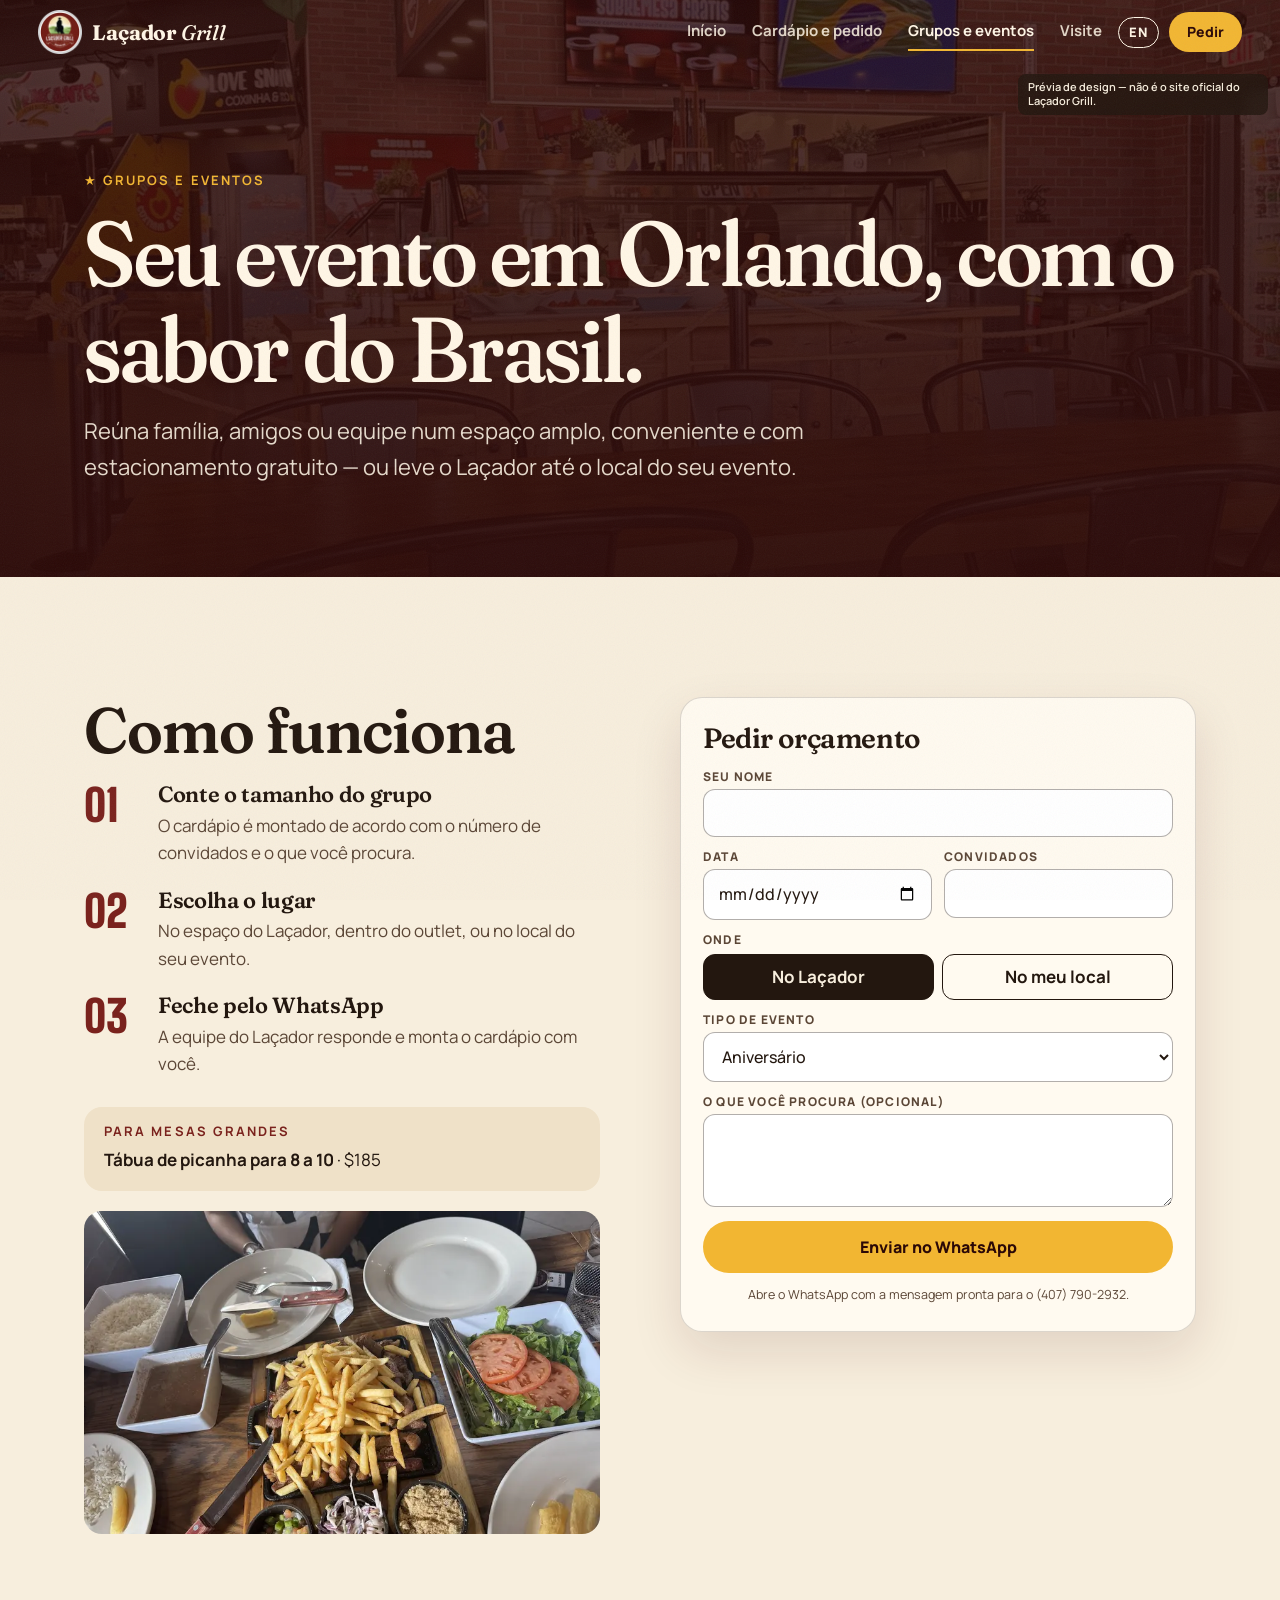
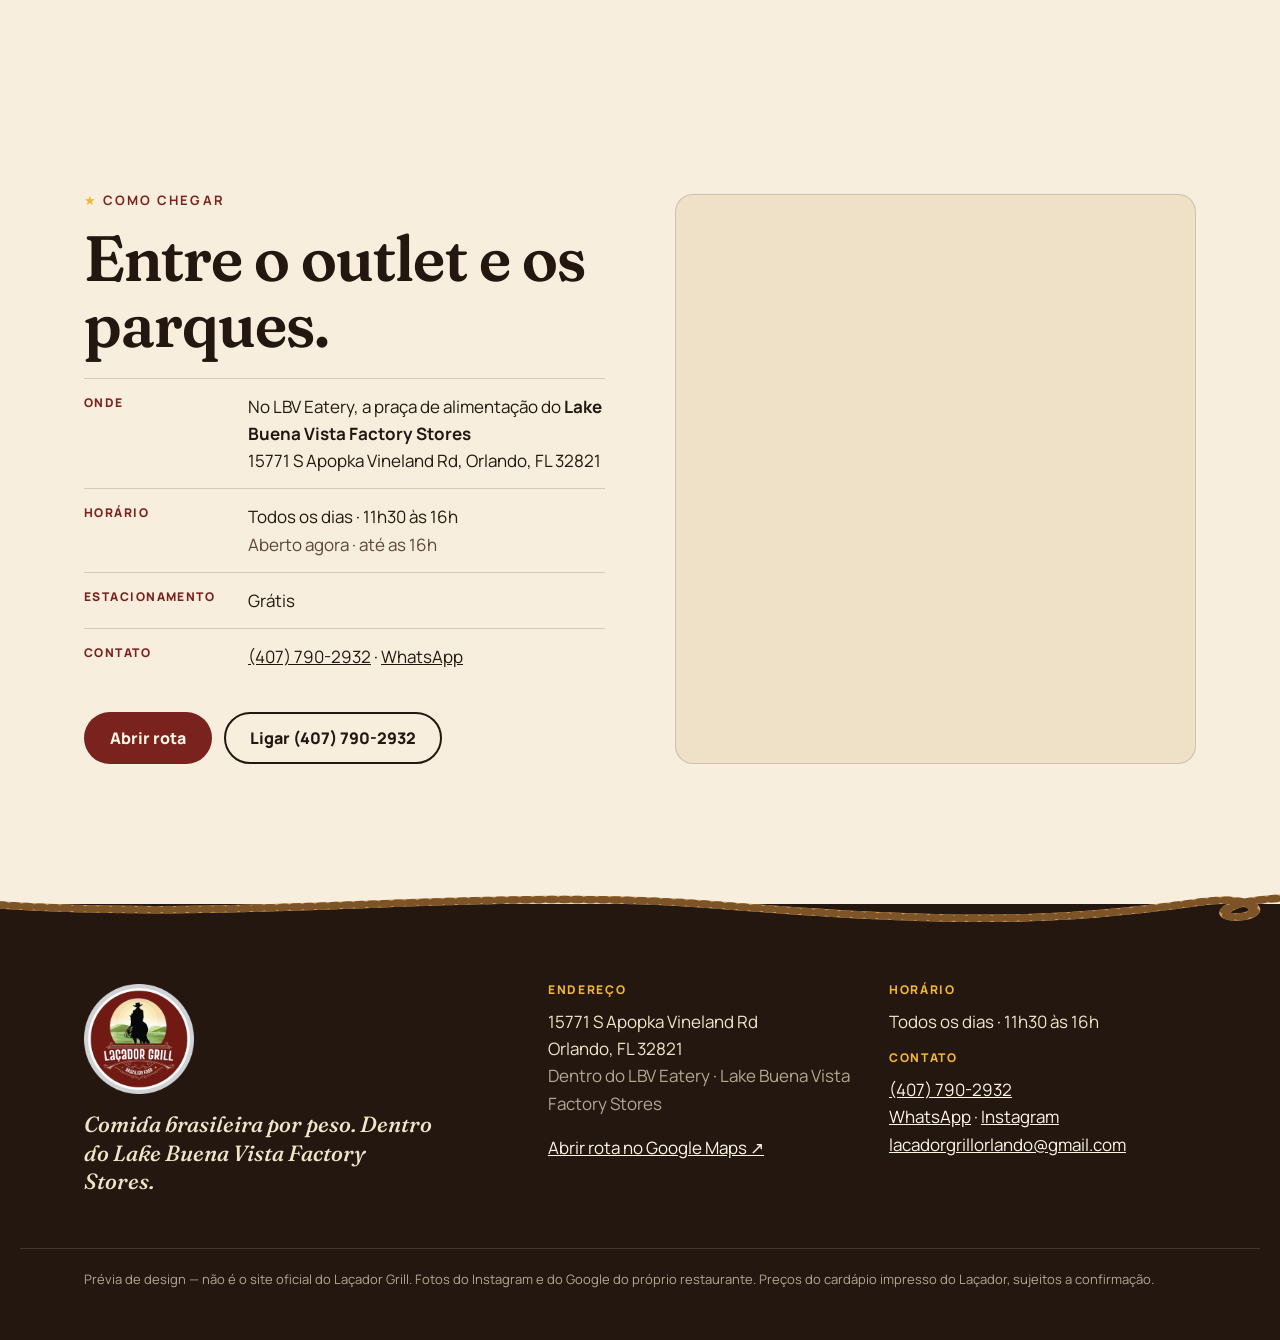
<file: pt/groups.html>
<!doctype html>
<html lang="pt-BR">
<head>
<meta charset="utf-8">
<meta name="viewport" content="width=device-width, initial-scale=1, viewport-fit=cover">
<title>Grupos e eventos — Laçador Grill Orlando</title>
<meta name="description" content="Cardápio personalizado para eventos em Orlando, no Laçador ou no seu local.">
<meta name="robots" content="noindex, nofollow">
<meta name="theme-color" content="#5a1512">
<link rel="icon" href="../img/favicon.png">
<link rel="alternate" hreflang="en" href="../groups.html">
<link rel="alternate" hreflang="pt-BR" href="groups.html">
<link rel="preload" href="../fonts/fraunces-latin-full-normal.woff2" as="font" type="font/woff2" crossorigin>
<link rel="preload" href="../fonts/big-shoulders-display-latin-wght-normal.woff2" as="font" type="font/woff2" crossorigin>
<link rel="stylesheet" href="../css/site.css">
<script type="application/ld+json">{"@context":"https://schema.org","@type":"Restaurant","name":"Laçador Grill","servesCuisine":"Brazilian","priceRange":"$$","telephone":"+14077902932","email":"lacadorgrillorlando@gmail.com","address":{"@type":"PostalAddress","streetAddress":"15771 S Apopka Vineland Rd","addressLocality":"Orlando","addressRegion":"FL","postalCode":"32821","addressCountry":"US"},"geo":{"@type":"GeoCoordinates","latitude":28.3492908,"longitude":-81.4878379},"openingHoursSpecification":[{"@type":"OpeningHoursSpecification","dayOfWeek":["Monday","Tuesday","Wednesday","Thursday","Friday","Saturday","Sunday"],"opens":"11:30","closes":"16:00"}],"sameAs":["https://www.instagram.com/lacadorgrill/"],"hasMenu":"pt/menu.html","aggregateRating":{"@type":"AggregateRating","ratingValue":"4.6","reviewCount":360}}</script>
</head>
<body class="page-groups">
<a class="skip" href="#main">Pular para o conteúdo</a>
<div class="preview-tag" role="note">Prévia de design — não é o site oficial do Laçador Grill.</div>
<header class="site-head" data-head>
  <a class="brand" href="index.html" aria-label="Laçador Grill — Início">
    <img src="../img/logo-s.webp" alt="" width="44" height="44">
    <span class="brand-word">Laçador <em>Grill</em></span>
  </a>
  <nav class="main-nav" aria-label="Principal"><a href="index.html">Início</a><a href="menu.html">Cardápio e pedido</a><a href="groups.html" aria-current="page">Grupos e eventos</a><a href="visit.html">Visite</a></nav>
  <div class="head-actions">
    <a class="lang" href="../groups.html" hreflang="en" lang="en" title="English">EN</a>
    <a class="btn btn-sun btn-sm head-order" href="menu.html#order">Pedir</a>
    <button class="menu-toggle" type="button" aria-expanded="false" aria-controls="drawer" data-menu><span></span><span></span><span class="sr">Menu</span></button>
  </div>
</header>
<div class="drawer" id="drawer" hidden data-drawer>
  <nav aria-label="Mobile"><a href="index.html">Início</a><a href="menu.html">Cardápio e pedido</a><a href="groups.html" aria-current="page">Grupos e eventos</a><a href="visit.html">Visite</a><a href="../groups.html" hreflang="en" lang="en">English</a></nav>
  <p class="drawer-meta">Todos os dias · 11h30 às 16h<br>Dentro do LBV Eatery · Lake Buena Vista Factory Stores</p>
</div>
<main id="main">

<section class="sub-hero">
  <img class="sub-bg" src="../img/hall-s.webp" srcset="../img/hall-s.webp 820w, ../img/hall.webp 1600w" sizes="100vw" alt="" fetchpriority="high" decoding="async">
  <div class="wrap sub-inner">
    <p class="kicker kicker-sun"><span class="star" aria-hidden="true">★</span> Grupos e eventos</p>
    <h1 class="h1">Seu evento em Orlando, com o sabor do Brasil.</h1>
    <p class="lede">Reúna família, amigos ou equipe num espaço amplo, conveniente e com estacionamento gratuito — ou leve o Laçador até o local do seu evento.</p>
  </div>
</section>

<section class="ev-sec">
  <div class="wrap ev-grid">
    <div class="ev-copy">
      <h2 class="h2">Como funciona</h2>
      <ol class="ev-steps">
        <li><b>01</b><div><h3>Conte o tamanho do grupo</h3><p>O cardápio é montado de acordo com o número de convidados e o que você procura.</p></div></li>
        <li><b>02</b><div><h3>Escolha o lugar</h3><p>No espaço do Laçador, dentro do outlet, ou no local do seu evento.</p></div></li>
        <li><b>03</b><div><h3>Feche pelo WhatsApp</h3><p>A equipe do Laçador responde e monta o cardápio com você.</p></div></li>
      </ol>
      <div class="ev-board">
        <p class="kicker">Para mesas grandes</p>
        <p><b>Tábua de picanha para 8 a 10</b> · $185</p>
      </div>
      <figure class="ev-photo"><img class="" src="../img/board-2-s.webp" srcset="../img/board-2-s.webp 820w, ../img/board-2.webp 1600w" sizes="(max-width: 700px) 100vw, 50vw" alt="Tábua de picanha com acompanhamentos" loading="lazy" decoding="async"></figure>
    </div>
    <form class="ev-form" data-evform novalidate>
      <h2 class="h3">Pedir orçamento</h2>
      <label class="field"><span>Seu nome</span><input name="name" required maxlength="50" autocomplete="name"></label>
      <div class="field-row">
        <label class="field"><span>Data</span><input name="date" type="date" required></label>
        <label class="field"><span>Convidados</span><input name="guests" type="number" min="5" max="500" inputmode="numeric" required></label>
      </div>
      <fieldset class="seg">
        <legend>Onde</legend>
        <label><input type="radio" name="place" value="here" checked><span>No Laçador</span></label>
        <label><input type="radio" name="place" value="venue"><span>No meu local</span></label>
      </fieldset>
      <label class="field"><span>Tipo de evento</span>
        <select name="kind">
          <option>Aniversário</option><option>Família em viagem</option><option>Equipe / empresa</option><option>Grupo de turismo</option><option>Outro</option>
        </select></label>
      <label class="field"><span>O que você procura (opcional)</span><textarea name="notes" rows="3" maxlength="300"></textarea></label>
      <p class="form-msg" data-formmsg role="alert" hidden></p>
      <button class="btn btn-sun btn-block" type="submit">Enviar no WhatsApp</button>
      <p class="ticket-foot">Abre o WhatsApp com a mensagem pronta para o (407) 790-2932.</p>
    </form>
  </div>
</section>
<section class="visit-sec" id="visit" aria-labelledby="visit-h">
  <div class="wrap visit-grid">
    <div class="visit-copy">
      <p class="kicker"><span class="star" aria-hidden="true">★</span> Como chegar</p>
      <h2 id="visit-h" class="h2">Entre o outlet e os parques.</h2>
      <dl class="facts">
        <div><dt>Onde</dt><dd>No LBV Eatery, a praça de alimentação do <b>Lake Buena Vista Factory Stores</b><br>15771 S Apopka Vineland Rd, Orlando, FL 32821</dd></div>
        <div><dt>Horário</dt><dd>Todos os dias · 11h30 às 16h<br><span data-status-inline class="muted"></span></dd></div>
        <div><dt>Estacionamento</dt><dd>Grátis</dd></div>
        <div><dt>Contato</dt><dd><a href="tel:+14077902932">(407) 790-2932</a> · <a href="https://wa.me/14077902932?text=Ol%C3%A1%2C%20La%C3%A7ador!%20Vi%20voc%C3%AAs%20no%20site." target="_blank" rel="noopener">WhatsApp</a></dd></div>
      </dl>
      <div class="btn-row">
        <a class="btn btn-ox" href="https://www.google.com/maps/dir/?api=1&destination=La%C3%A7ador%20Grill%2C%2015771%20S%20Apopka%20Vineland%20Rd%2C%20Orlando%2C%20FL" target="_blank" rel="noopener">Abrir rota</a>
        <a class="btn btn-line" href="tel:+14077902932">Ligar (407) 790-2932</a>
      </div>
    </div>
    <div class="map-frame">
      <iframe title="Mapa do Laçador Grill" src="https://maps.google.com/maps?q=La%C3%A7ador%20Grill%2C%2015771%20S%20Apopka%20Vineland%20Rd%2C%20Orlando%2C%20FL&t=m&z=16&output=embed" loading="lazy" referrerpolicy="no-referrer-when-downgrade"></iframe>
    </div>
  </div>
</section>
</main>
<footer class="site-foot">
  <svg class="rope rope-foot" viewBox="0 0 1000 60" preserveAspectRatio="none" aria-hidden="true"><defs><mask id="rm7" maskUnits="userSpaceOnUse" x="-20" y="-20" width="1040" height="100"><path class="rope-mask" d="M0 30 C 200 50, 380 8, 560 30 S 820 52, 940 26 C 980 18, 990 40, 970 44 C 950 48, 948 26, 1000 22" pathLength="1"/></mask></defs><g mask="url(#rm7)"><path class="rope-base" d="M0 30 C 200 50, 380 8, 560 30 S 820 52, 940 26 C 980 18, 990 40, 970 44 C 950 48, 948 26, 1000 22"/><path class="rope-twist" d="M0 30 C 200 50, 380 8, 560 30 S 820 52, 940 26 C 980 18, 990 40, 970 44 C 950 48, 948 26, 1000 22"/></g></svg>
  <div class="foot-grid">
    <div class="foot-brand">
      <img src="../img/logo.webp" alt="Laçador Grill" width="120" height="120" loading="lazy">
      <p>Comida brasileira por peso. Dentro do Lake Buena Vista Factory Stores.</p>
    </div>
    <div>
      <h2 class="foot-h">Endereço</h2>
      <p>15771 S Apopka Vineland Rd<br>Orlando, FL 32821<br><span class="muted">Dentro do LBV Eatery · Lake Buena Vista Factory Stores</span></p>
      <p><a href="https://www.google.com/maps/dir/?api=1&destination=La%C3%A7ador%20Grill%2C%2015771%20S%20Apopka%20Vineland%20Rd%2C%20Orlando%2C%20FL" target="_blank" rel="noopener">Abrir rota no Google Maps ↗</a></p>
    </div>
    <div>
      <h2 class="foot-h">Horário</h2>
      <p>Todos os dias · 11h30 às 16h</p>
      <h2 class="foot-h">Contato</h2>
      <p><a href="tel:+14077902932">(407) 790-2932</a><br><a href="https://wa.me/14077902932?text=Ol%C3%A1%2C%20La%C3%A7ador!%20Vi%20voc%C3%AAs%20no%20site." target="_blank" rel="noopener">WhatsApp</a> · <a href="https://www.instagram.com/lacadorgrill/" target="_blank" rel="noopener">Instagram</a><br><a href="mailto:lacadorgrillorlando@gmail.com">lacadorgrillorlando@gmail.com</a></p>
    </div>
  </div>
  <p class="foot-note">Prévia de design — não é o site oficial do Laçador Grill. Fotos do Instagram e do Google do próprio restaurante. Preços do cardápio impresso do Laçador, sujeitos a confirmação.</p>
</footer>
<div class="action-bar" data-actionbar>
  <a href="menu.html#order" class="ab-main"><svg viewBox="0 0 24 24" aria-hidden="true"><path d="M4 7h16l-1.5 12h-13z M9 7a3 3 0 0 1 6 0"/></svg>Pedir</a>
  <a href="https://wa.me/14077902932?text=Ol%C3%A1%2C%20La%C3%A7ador!%20Vi%20voc%C3%AAs%20no%20site." target="_blank" rel="noopener"><svg viewBox="0 0 24 24" aria-hidden="true"><path d="M4 20l1.3-3.9A8 8 0 1 1 8 19z"/></svg>WhatsApp</a>
  <a href="https://www.google.com/maps/dir/?api=1&destination=La%C3%A7ador%20Grill%2C%2015771%20S%20Apopka%20Vineland%20Rd%2C%20Orlando%2C%20FL" target="_blank" rel="noopener"><svg viewBox="0 0 24 24" aria-hidden="true"><path d="M12 21s-7-6.2-7-11a7 7 0 0 1 14 0c0 4.8-7 11-7 11z M12 12.5a2.5 2.5 0 1 0 0-5 2.5 2.5 0 0 0 0 5z"/></svg>Rota</a>
</div>
<script type="application/json" id="site-data">{"lang":"pt","wa":"14077902932","open":[11.5,16],"lb":{"week":15.99,"weekend":16.99}}</script>
<script src="../vendor/gsap.min.js"></script>
<script src="../vendor/ScrollTrigger.min.js"></script>
<script src="../vendor/lenis.min.js"></script>
<script src="../js/site.js"></script>
</body>
</html>
</file>
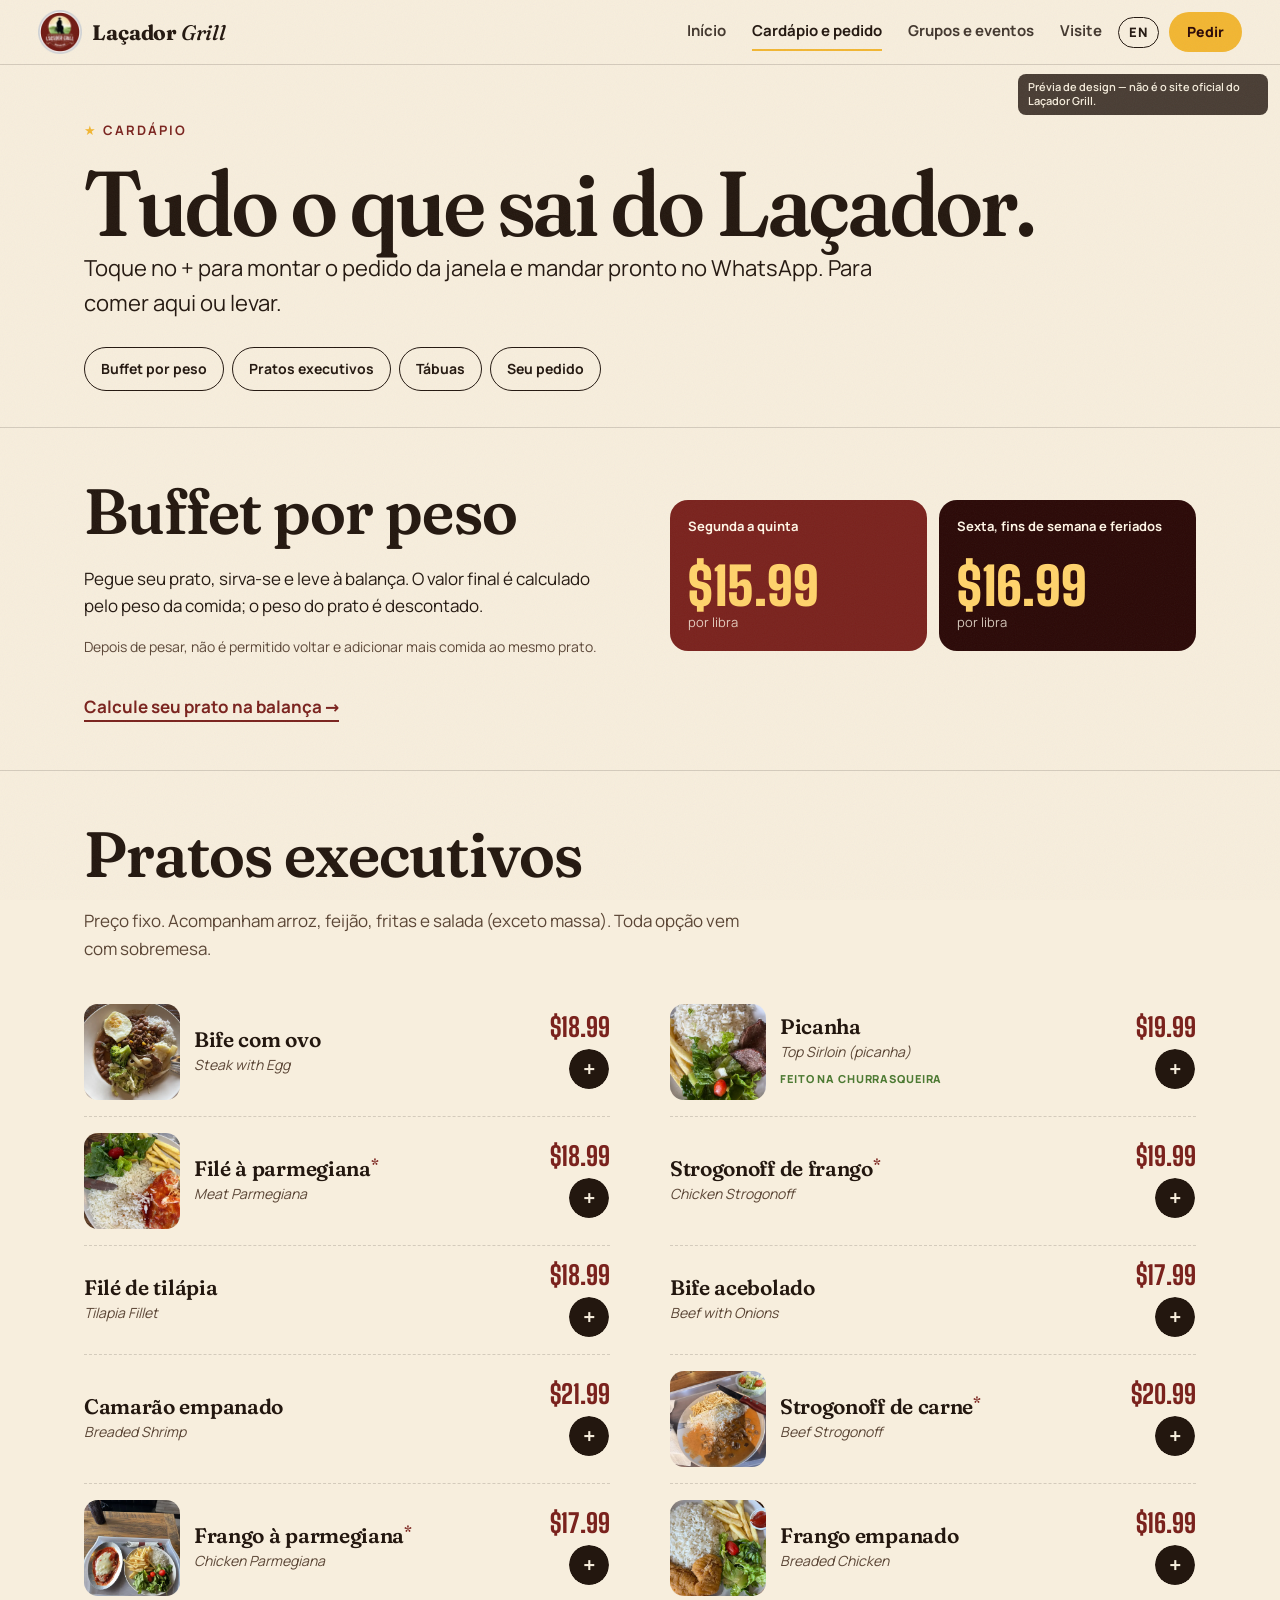
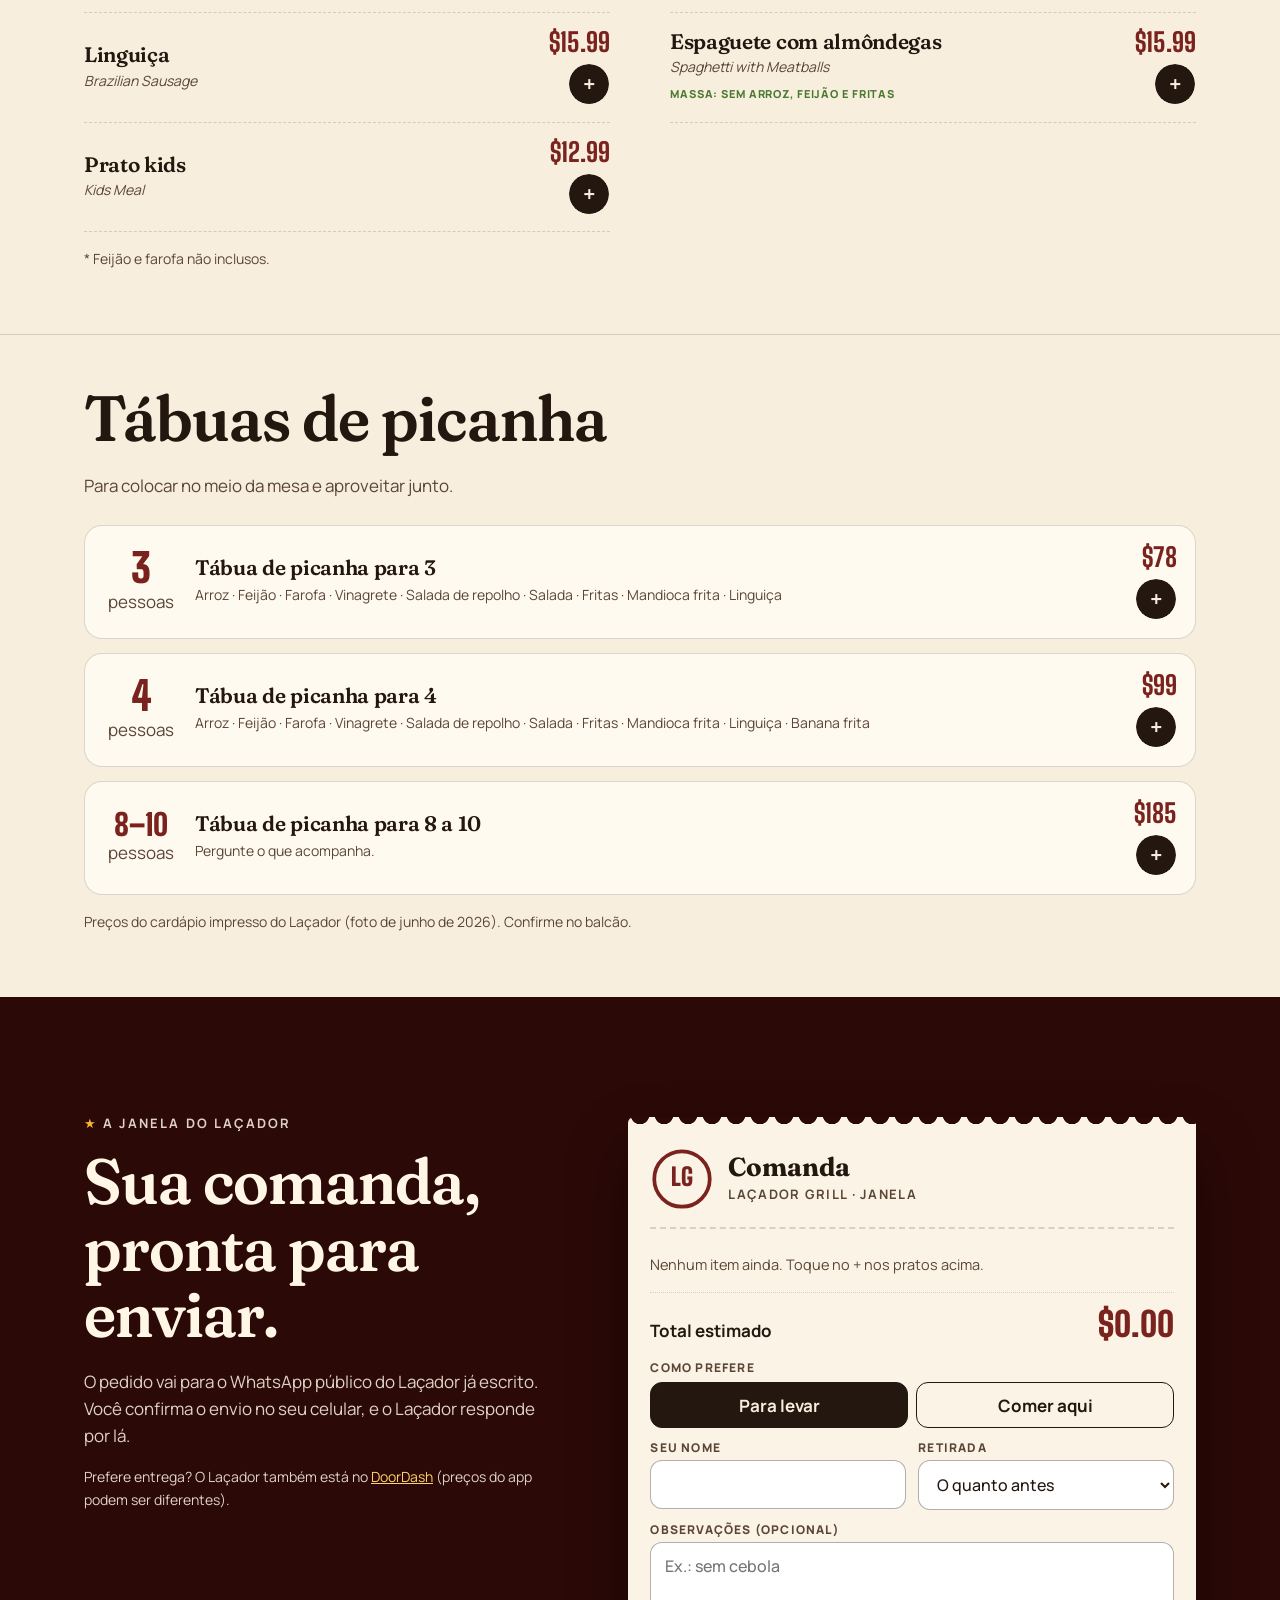
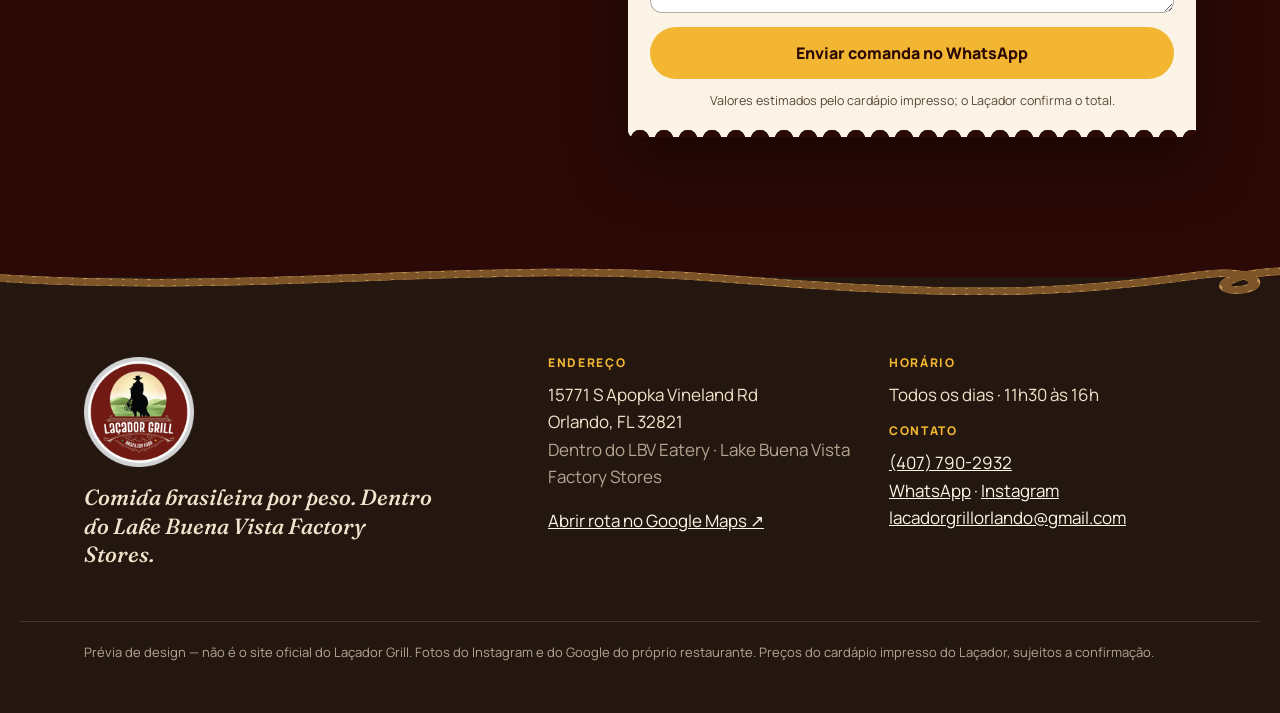
<file: pt/menu.html>
<!doctype html>
<html lang="pt-BR">
<head>
<meta charset="utf-8">
<meta name="viewport" content="width=device-width, initial-scale=1, viewport-fit=cover">
<title>Cardápio e pedido — Laçador Grill Orlando</title>
<meta name="description" content="Buffet por peso, 13 pratos executivos e tábuas de picanha. Monte o pedido e envie pelo WhatsApp.">
<meta name="robots" content="noindex, nofollow">
<meta name="theme-color" content="#5a1512">
<link rel="icon" href="../img/favicon.png">
<link rel="alternate" hreflang="en" href="../menu.html">
<link rel="alternate" hreflang="pt-BR" href="menu.html">
<link rel="preload" href="../fonts/fraunces-latin-full-normal.woff2" as="font" type="font/woff2" crossorigin>
<link rel="preload" href="../fonts/big-shoulders-display-latin-wght-normal.woff2" as="font" type="font/woff2" crossorigin>
<link rel="stylesheet" href="../css/site.css">
<script type="application/ld+json">{"@context":"https://schema.org","@type":"Restaurant","name":"Laçador Grill","servesCuisine":"Brazilian","priceRange":"$$","telephone":"+14077902932","email":"lacadorgrillorlando@gmail.com","address":{"@type":"PostalAddress","streetAddress":"15771 S Apopka Vineland Rd","addressLocality":"Orlando","addressRegion":"FL","postalCode":"32821","addressCountry":"US"},"geo":{"@type":"GeoCoordinates","latitude":28.3492908,"longitude":-81.4878379},"openingHoursSpecification":[{"@type":"OpeningHoursSpecification","dayOfWeek":["Monday","Tuesday","Wednesday","Thursday","Friday","Saturday","Sunday"],"opens":"11:30","closes":"16:00"}],"sameAs":["https://www.instagram.com/lacadorgrill/"],"hasMenu":"pt/menu.html","aggregateRating":{"@type":"AggregateRating","ratingValue":"4.6","reviewCount":360}}</script>
</head>
<body class="page-menu">
<a class="skip" href="#main">Pular para o conteúdo</a>
<div class="preview-tag" role="note">Prévia de design — não é o site oficial do Laçador Grill.</div>
<header class="site-head" data-head>
  <a class="brand" href="index.html" aria-label="Laçador Grill — Início">
    <img src="../img/logo-s.webp" alt="" width="44" height="44">
    <span class="brand-word">Laçador <em>Grill</em></span>
  </a>
  <nav class="main-nav" aria-label="Principal"><a href="index.html">Início</a><a href="menu.html" aria-current="page">Cardápio e pedido</a><a href="groups.html">Grupos e eventos</a><a href="visit.html">Visite</a></nav>
  <div class="head-actions">
    <a class="lang" href="../menu.html" hreflang="en" lang="en" title="English">EN</a>
    <a class="btn btn-sun btn-sm head-order" href="menu.html#order">Pedir</a>
    <button class="menu-toggle" type="button" aria-expanded="false" aria-controls="drawer" data-menu><span></span><span></span><span class="sr">Menu</span></button>
  </div>
</header>
<div class="drawer" id="drawer" hidden data-drawer>
  <nav aria-label="Mobile"><a href="index.html">Início</a><a href="menu.html" aria-current="page">Cardápio e pedido</a><a href="groups.html">Grupos e eventos</a><a href="visit.html">Visite</a><a href="../menu.html" hreflang="en" lang="en">English</a></nav>
  <p class="drawer-meta">Todos os dias · 11h30 às 16h<br>Dentro do LBV Eatery · Lake Buena Vista Factory Stores</p>
</div>
<main id="main">

<section class="menu-hero">
  <div class="wrap">
    <p class="kicker"><span class="star" aria-hidden="true">★</span> Cardápio</p>
    <h1 class="h1">Tudo o que sai do Laçador.</h1>
    <p class="lede">Toque no + para montar o pedido da janela e mandar pronto no WhatsApp. Para comer aqui ou levar.</p>
    <nav class="menu-tabs" aria-label="Seções do cardápio">
      <a href="#buffet">Buffet por peso</a><a href="#executive">Pratos executivos</a><a href="#boards">Tábuas</a><a href="#order">Seu pedido</a>
    </nav>
  </div>
</section>

<section class="menu-sec" id="buffet">
  <div class="wrap buffet-row">
    <div>
      <h2 class="h2">Buffet por peso</h2>
      <p>Pegue seu prato, sirva-se e leve à balança. O valor final é calculado pelo peso da comida; o peso do prato é descontado.</p>
      <p class="muted small">Depois de pesar, não é permitido voltar e adicionar mais comida ao mesmo prato.</p>
    </div>
    <div class="lb-cards">
      <div class="lb-card"><span>Segunda a quinta</span><b>$15.99</b><small>por libra</small></div>
      <div class="lb-card lb-card-alt"><span>Sexta, fins de semana e feriados</span><b>$16.99</b><small>por libra</small></div>
    </div>
  </div>
  <div class="wrap"><a class="link" href="index.html#balanca">Calcule seu prato na balança →</a></div>
</section>

<section class="menu-sec" id="executive">
  <div class="wrap">
    <div class="sec-head">
      <h2 class="h2">Pratos executivos</h2>
      <p>Preço fixo. Acompanham arroz, feijão, fritas e salada (exceto massa). Toda opção vem com sobremesa.</p>
    </div>
    <ul class="dish-list">
      <li class="dish has-img" data-dish>
        <div class="dish-img"><img class="" src="../img/plate-egg-s.webp" srcset="../img/plate-egg-s.webp 820w, ../img/plate-egg.webp 1600w" sizes="(max-width: 700px) 30vw, 160px" alt="Bife com ovo" loading="lazy" decoding="async"></div>
        <div class="dish-body">
          <h3>Bife com ovo</h3>
          <p class="dish-alt" lang="en">Steak with Egg</p>
          
          
        </div>
        <div class="dish-buy"><span class="dish-price">$18.99</span><div class="qty" data-qty="steak-egg"><button type="button" class="q-minus" aria-label="Remover" data-minus>−</button><span class="q-n" data-n aria-live="polite">0</span><button type="button" class="q-plus" aria-label="Adicionar" data-plus>+</button></div></div>
      </li><li class="dish has-img" data-dish>
        <div class="dish-img"><img class="" src="../img/plate-steak-s.webp" srcset="../img/plate-steak-s.webp 820w, ../img/plate-steak.webp 1600w" sizes="(max-width: 700px) 30vw, 160px" alt="Picanha" loading="lazy" decoding="async"></div>
        <div class="dish-body">
          <h3>Picanha</h3>
          <p class="dish-alt" lang="en">Top Sirloin (picanha)</p>
          <p class="tag">Feito na churrasqueira</p>
          
        </div>
        <div class="dish-buy"><span class="dish-price">$19.99</span><div class="qty" data-qty="top-sirloin"><button type="button" class="q-minus" aria-label="Remover" data-minus>−</button><span class="q-n" data-n aria-live="polite">0</span><button type="button" class="q-plus" aria-label="Adicionar" data-plus>+</button></div></div>
      </li><li class="dish has-img" data-dish>
        <div class="dish-img"><img class="" src="../img/plate-parm-s.webp" srcset="../img/plate-parm-s.webp 820w, ../img/plate-parm.webp 1600w" sizes="(max-width: 700px) 30vw, 160px" alt="Filé à parmegiana" loading="lazy" decoding="async"></div>
        <div class="dish-body">
          <h3>Filé à parmegiana<sup>*</sup></h3>
          <p class="dish-alt" lang="en">Meat Parmegiana</p>
          
          
        </div>
        <div class="dish-buy"><span class="dish-price">$18.99</span><div class="qty" data-qty="meat-parm"><button type="button" class="q-minus" aria-label="Remover" data-minus>−</button><span class="q-n" data-n aria-live="polite">0</span><button type="button" class="q-plus" aria-label="Adicionar" data-plus>+</button></div></div>
      </li><li class="dish" data-dish>
        
        <div class="dish-body">
          <h3>Strogonoff de frango<sup>*</sup></h3>
          <p class="dish-alt" lang="en">Chicken Strogonoff</p>
          
          
        </div>
        <div class="dish-buy"><span class="dish-price">$19.99</span><div class="qty" data-qty="chicken-strog"><button type="button" class="q-minus" aria-label="Remover" data-minus>−</button><span class="q-n" data-n aria-live="polite">0</span><button type="button" class="q-plus" aria-label="Adicionar" data-plus>+</button></div></div>
      </li><li class="dish" data-dish>
        
        <div class="dish-body">
          <h3>Filé de tilápia</h3>
          <p class="dish-alt" lang="en">Tilapia Fillet</p>
          
          
        </div>
        <div class="dish-buy"><span class="dish-price">$18.99</span><div class="qty" data-qty="tilapia"><button type="button" class="q-minus" aria-label="Remover" data-minus>−</button><span class="q-n" data-n aria-live="polite">0</span><button type="button" class="q-plus" aria-label="Adicionar" data-plus>+</button></div></div>
      </li><li class="dish" data-dish>
        
        <div class="dish-body">
          <h3>Bife acebolado</h3>
          <p class="dish-alt" lang="en">Beef with Onions</p>
          
          
        </div>
        <div class="dish-buy"><span class="dish-price">$17.99</span><div class="qty" data-qty="beef-onions"><button type="button" class="q-minus" aria-label="Remover" data-minus>−</button><span class="q-n" data-n aria-live="polite">0</span><button type="button" class="q-plus" aria-label="Adicionar" data-plus>+</button></div></div>
      </li><li class="dish" data-dish>
        
        <div class="dish-body">
          <h3>Camarão empanado</h3>
          <p class="dish-alt" lang="en">Breaded Shrimp</p>
          
          
        </div>
        <div class="dish-buy"><span class="dish-price">$21.99</span><div class="qty" data-qty="shrimp"><button type="button" class="q-minus" aria-label="Remover" data-minus>−</button><span class="q-n" data-n aria-live="polite">0</span><button type="button" class="q-plus" aria-label="Adicionar" data-plus>+</button></div></div>
      </li><li class="dish has-img" data-dish>
        <div class="dish-img"><img class="" src="../img/plate-strog-s.webp" srcset="../img/plate-strog-s.webp 820w, ../img/plate-strog.webp 1600w" sizes="(max-width: 700px) 30vw, 160px" alt="Strogonoff de carne" loading="lazy" decoding="async"></div>
        <div class="dish-body">
          <h3>Strogonoff de carne<sup>*</sup></h3>
          <p class="dish-alt" lang="en">Beef Strogonoff</p>
          
          
        </div>
        <div class="dish-buy"><span class="dish-price">$20.99</span><div class="qty" data-qty="beef-strog"><button type="button" class="q-minus" aria-label="Remover" data-minus>−</button><span class="q-n" data-n aria-live="polite">0</span><button type="button" class="q-plus" aria-label="Adicionar" data-plus>+</button></div></div>
      </li><li class="dish has-img" data-dish>
        <div class="dish-img"><img class="" src="../img/plate-parm2-s.webp" srcset="../img/plate-parm2-s.webp 820w, ../img/plate-parm2.webp 1600w" sizes="(max-width: 700px) 30vw, 160px" alt="Frango à parmegiana" loading="lazy" decoding="async"></div>
        <div class="dish-body">
          <h3>Frango à parmegiana<sup>*</sup></h3>
          <p class="dish-alt" lang="en">Chicken Parmegiana</p>
          
          
        </div>
        <div class="dish-buy"><span class="dish-price">$17.99</span><div class="qty" data-qty="chicken-parm"><button type="button" class="q-minus" aria-label="Remover" data-minus>−</button><span class="q-n" data-n aria-live="polite">0</span><button type="button" class="q-plus" aria-label="Adicionar" data-plus>+</button></div></div>
      </li><li class="dish has-img" data-dish>
        <div class="dish-img"><img class="" src="../img/plate-chicken-s.webp" srcset="../img/plate-chicken-s.webp 820w, ../img/plate-chicken.webp 1600w" sizes="(max-width: 700px) 30vw, 160px" alt="Frango empanado" loading="lazy" decoding="async"></div>
        <div class="dish-body">
          <h3>Frango empanado</h3>
          <p class="dish-alt" lang="en">Breaded Chicken</p>
          
          
        </div>
        <div class="dish-buy"><span class="dish-price">$16.99</span><div class="qty" data-qty="breaded-chicken"><button type="button" class="q-minus" aria-label="Remover" data-minus>−</button><span class="q-n" data-n aria-live="polite">0</span><button type="button" class="q-plus" aria-label="Adicionar" data-plus>+</button></div></div>
      </li><li class="dish" data-dish>
        
        <div class="dish-body">
          <h3>Linguiça</h3>
          <p class="dish-alt" lang="en">Brazilian Sausage</p>
          
          
        </div>
        <div class="dish-buy"><span class="dish-price">$15.99</span><div class="qty" data-qty="sausage"><button type="button" class="q-minus" aria-label="Remover" data-minus>−</button><span class="q-n" data-n aria-live="polite">0</span><button type="button" class="q-plus" aria-label="Adicionar" data-plus>+</button></div></div>
      </li><li class="dish" data-dish>
        
        <div class="dish-body">
          <h3>Espaguete com almôndegas</h3>
          <p class="dish-alt" lang="en">Spaghetti with Meatballs</p>
          
          <p class="tag">Massa: sem arroz, feijão e fritas</p>
        </div>
        <div class="dish-buy"><span class="dish-price">$15.99</span><div class="qty" data-qty="spaghetti"><button type="button" class="q-minus" aria-label="Remover" data-minus>−</button><span class="q-n" data-n aria-live="polite">0</span><button type="button" class="q-plus" aria-label="Adicionar" data-plus>+</button></div></div>
      </li><li class="dish" data-dish>
        
        <div class="dish-body">
          <h3>Prato kids</h3>
          <p class="dish-alt" lang="en">Kids Meal</p>
          
          
        </div>
        <div class="dish-buy"><span class="dish-price">$12.99</span><div class="qty" data-qty="kids"><button type="button" class="q-minus" aria-label="Remover" data-minus>−</button><span class="q-n" data-n aria-live="polite">0</span><button type="button" class="q-plus" aria-label="Adicionar" data-plus>+</button></div></div>
      </li>
    </ul>
    <p class="muted small">* Feijão e farofa não inclusos.</p>
  </div>
</section>

<section class="menu-sec menu-boards" id="boards">
  <div class="wrap">
    <div class="sec-head">
      <h2 class="h2">Tábuas de picanha</h2>
      <p>Para colocar no meio da mesa e aproveitar junto.</p>
    </div>
    <ul class="board-list">
      <li class="board-card" data-dish>
        <div><span class="board-n">3</span><span class="muted">pessoas</span></div>
        <div class="dish-body"><h3>Tábua de picanha para 3</h3><p class="small">Arroz · Feijão · Farofa · Vinagrete · Salada de repolho · Salada · Fritas · Mandioca frita · Linguiça</p></div>
        <div class="dish-buy"><span class="dish-price">$78</span><div class="qty" data-qty="board-3"><button type="button" class="q-minus" aria-label="Remover" data-minus>−</button><span class="q-n" data-n aria-live="polite">0</span><button type="button" class="q-plus" aria-label="Adicionar" data-plus>+</button></div></div>
      </li><li class="board-card" data-dish>
        <div><span class="board-n">4</span><span class="muted">pessoas</span></div>
        <div class="dish-body"><h3>Tábua de picanha para 4</h3><p class="small">Arroz · Feijão · Farofa · Vinagrete · Salada de repolho · Salada · Fritas · Mandioca frita · Linguiça · Banana frita</p></div>
        <div class="dish-buy"><span class="dish-price">$99</span><div class="qty" data-qty="board-4"><button type="button" class="q-minus" aria-label="Remover" data-minus>−</button><span class="q-n" data-n aria-live="polite">0</span><button type="button" class="q-plus" aria-label="Adicionar" data-plus>+</button></div></div>
      </li><li class="board-card" data-dish>
        <div><span class="board-n">8–10</span><span class="muted">pessoas</span></div>
        <div class="dish-body"><h3>Tábua de picanha para 8 a 10</h3><p class="small">Pergunte o que acompanha.</p></div>
        <div class="dish-buy"><span class="dish-price">$185</span><div class="qty" data-qty="board-10"><button type="button" class="q-minus" aria-label="Remover" data-minus>−</button><span class="q-n" data-n aria-live="polite">0</span><button type="button" class="q-plus" aria-label="Adicionar" data-plus>+</button></div></div>
      </li>
    </ul>
    <p class="muted small">Preços do cardápio impresso do Laçador (foto de junho de 2026). Confirme no balcão.</p>
  </div>
</section>

<section class="order-sec" id="order" aria-labelledby="order-h">
  <div class="wrap order-grid">
    <div class="order-copy">
      <p class="kicker kicker-sun"><span class="star" aria-hidden="true">★</span> A janela do Laçador</p>
      <h2 id="order-h" class="h2">Sua comanda, pronta para enviar.</h2>
      <p>O pedido vai para o WhatsApp público do Laçador já escrito. Você confirma o envio no seu celular, e o Laçador responde por lá.</p>
      <p class="muted small">Prefere entrega? O Laçador também está no <a href="https://www.doordash.com/store/lacador-grill-orlando-35583473/" target="_blank" rel="noopener">DoorDash</a> (preços do app podem ser diferentes).</p>
    </div>
    <form class="ticket" data-ticket novalidate>
      <div class="ticket-top">
        <svg class="brand-iron" viewBox="0 0 120 120" aria-hidden="true" data-iron><circle cx="60" cy="60" r="52"/><text x="60" y="74" text-anchor="middle">LG</text></svg>
        <div><p class="ticket-title">Comanda</p><p class="ticket-sub">Laçador Grill · janela</p></div>
      </div>
      <ul class="ticket-lines" data-lines><li class="empty" data-empty>Nenhum item ainda. Toque no + nos pratos acima.</li></ul>
      <div class="ticket-total"><span>Total estimado</span><b data-total>$0.00</b></div>
      <fieldset class="seg">
        <legend>Como prefere</legend>
        <label><input type="radio" name="mode" value="takeout" checked><span>Para levar</span></label>
        <label><input type="radio" name="mode" value="dinein"><span>Comer aqui</span></label>
      </fieldset>
      <div class="field-row">
        <label class="field"><span>Seu nome</span><input name="name" autocomplete="given-name" required maxlength="40"></label>
        <label class="field"><span>Retirada</span><select name="when" data-when></select></label>
      </div>
      <label class="field"><span>Observações (opcional)</span><textarea name="notes" rows="2" maxlength="200" placeholder="Ex.: sem cebola"></textarea></label>
      <p class="form-msg" data-formmsg role="alert" hidden></p>
      <button class="btn btn-sun btn-block" type="submit">Enviar comanda no WhatsApp</button>
      <p class="ticket-foot">Valores estimados pelo cardápio impresso; o Laçador confirma o total.</p>
    </form>
  </div>
</section>
<div class="bag-bar" data-bagbar hidden><span data-bagcount>0</span><span data-bagtotal>$0.00</span><a href="#order">Ver comanda →</a></div>

</main>
<footer class="site-foot">
  <svg class="rope rope-foot" viewBox="0 0 1000 60" preserveAspectRatio="none" aria-hidden="true"><defs><mask id="rm6" maskUnits="userSpaceOnUse" x="-20" y="-20" width="1040" height="100"><path class="rope-mask" d="M0 30 C 200 50, 380 8, 560 30 S 820 52, 940 26 C 980 18, 990 40, 970 44 C 950 48, 948 26, 1000 22" pathLength="1"/></mask></defs><g mask="url(#rm6)"><path class="rope-base" d="M0 30 C 200 50, 380 8, 560 30 S 820 52, 940 26 C 980 18, 990 40, 970 44 C 950 48, 948 26, 1000 22"/><path class="rope-twist" d="M0 30 C 200 50, 380 8, 560 30 S 820 52, 940 26 C 980 18, 990 40, 970 44 C 950 48, 948 26, 1000 22"/></g></svg>
  <div class="foot-grid">
    <div class="foot-brand">
      <img src="../img/logo.webp" alt="Laçador Grill" width="120" height="120" loading="lazy">
      <p>Comida brasileira por peso. Dentro do Lake Buena Vista Factory Stores.</p>
    </div>
    <div>
      <h2 class="foot-h">Endereço</h2>
      <p>15771 S Apopka Vineland Rd<br>Orlando, FL 32821<br><span class="muted">Dentro do LBV Eatery · Lake Buena Vista Factory Stores</span></p>
      <p><a href="https://www.google.com/maps/dir/?api=1&destination=La%C3%A7ador%20Grill%2C%2015771%20S%20Apopka%20Vineland%20Rd%2C%20Orlando%2C%20FL" target="_blank" rel="noopener">Abrir rota no Google Maps ↗</a></p>
    </div>
    <div>
      <h2 class="foot-h">Horário</h2>
      <p>Todos os dias · 11h30 às 16h</p>
      <h2 class="foot-h">Contato</h2>
      <p><a href="tel:+14077902932">(407) 790-2932</a><br><a href="https://wa.me/14077902932?text=Ol%C3%A1%2C%20La%C3%A7ador!%20Vi%20voc%C3%AAs%20no%20site." target="_blank" rel="noopener">WhatsApp</a> · <a href="https://www.instagram.com/lacadorgrill/" target="_blank" rel="noopener">Instagram</a><br><a href="mailto:lacadorgrillorlando@gmail.com">lacadorgrillorlando@gmail.com</a></p>
    </div>
  </div>
  <p class="foot-note">Prévia de design — não é o site oficial do Laçador Grill. Fotos do Instagram e do Google do próprio restaurante. Preços do cardápio impresso do Laçador, sujeitos a confirmação.</p>
</footer>
<div class="action-bar" data-actionbar>
  <a href="menu.html#order" class="ab-main"><svg viewBox="0 0 24 24" aria-hidden="true"><path d="M4 7h16l-1.5 12h-13z M9 7a3 3 0 0 1 6 0"/></svg>Pedir</a>
  <a href="https://wa.me/14077902932?text=Ol%C3%A1%2C%20La%C3%A7ador!%20Vi%20voc%C3%AAs%20no%20site." target="_blank" rel="noopener"><svg viewBox="0 0 24 24" aria-hidden="true"><path d="M4 20l1.3-3.9A8 8 0 1 1 8 19z"/></svg>WhatsApp</a>
  <a href="https://www.google.com/maps/dir/?api=1&destination=La%C3%A7ador%20Grill%2C%2015771%20S%20Apopka%20Vineland%20Rd%2C%20Orlando%2C%20FL" target="_blank" rel="noopener"><svg viewBox="0 0 24 24" aria-hidden="true"><path d="M12 21s-7-6.2-7-11a7 7 0 0 1 14 0c0 4.8-7 11-7 11z M12 12.5a2.5 2.5 0 1 0 0-5 2.5 2.5 0 0 0 0 5z"/></svg>Rota</a>
</div>
<script type="application/json" id="site-data">{"lang":"pt","wa":"14077902932","open":[11.5,16],"lb":{"week":15.99,"weekend":16.99},"items":[{"id":"steak-egg","name":"Bife com ovo","alt":"Steak with Egg","price":18.99},{"id":"top-sirloin","name":"Picanha","alt":"Top Sirloin (picanha)","price":19.99},{"id":"meat-parm","name":"Filé à parmegiana","alt":"Meat Parmegiana","price":18.99},{"id":"chicken-strog","name":"Strogonoff de frango","alt":"Chicken Strogonoff","price":19.99},{"id":"tilapia","name":"Filé de tilápia","alt":"Tilapia Fillet","price":18.99},{"id":"beef-onions","name":"Bife acebolado","alt":"Beef with Onions","price":17.99},{"id":"shrimp","name":"Camarão empanado","alt":"Breaded Shrimp","price":21.99},{"id":"beef-strog","name":"Strogonoff de carne","alt":"Beef Strogonoff","price":20.99},{"id":"chicken-parm","name":"Frango à parmegiana","alt":"Chicken Parmegiana","price":17.99},{"id":"breaded-chicken","name":"Frango empanado","alt":"Breaded Chicken","price":16.99},{"id":"sausage","name":"Linguiça","alt":"Brazilian Sausage","price":15.99},{"id":"spaghetti","name":"Espaguete com almôndegas","alt":"Spaghetti with Meatballs","price":15.99},{"id":"kids","name":"Prato kids","alt":"Kids Meal","price":12.99},{"id":"board-3","name":"Tábua de picanha para 3","alt":"Picanha board for 3","price":78},{"id":"board-4","name":"Tábua de picanha para 4","alt":"Picanha board for 4","price":99},{"id":"board-10","name":"Tábua de picanha para 8 a 10","alt":"Picanha board for 8 to 10","price":185}]}</script>
<script src="../vendor/gsap.min.js"></script>
<script src="../vendor/ScrollTrigger.min.js"></script>
<script src="../vendor/lenis.min.js"></script>
<script src="../js/site.js"></script>
</body>
</html>
</file>
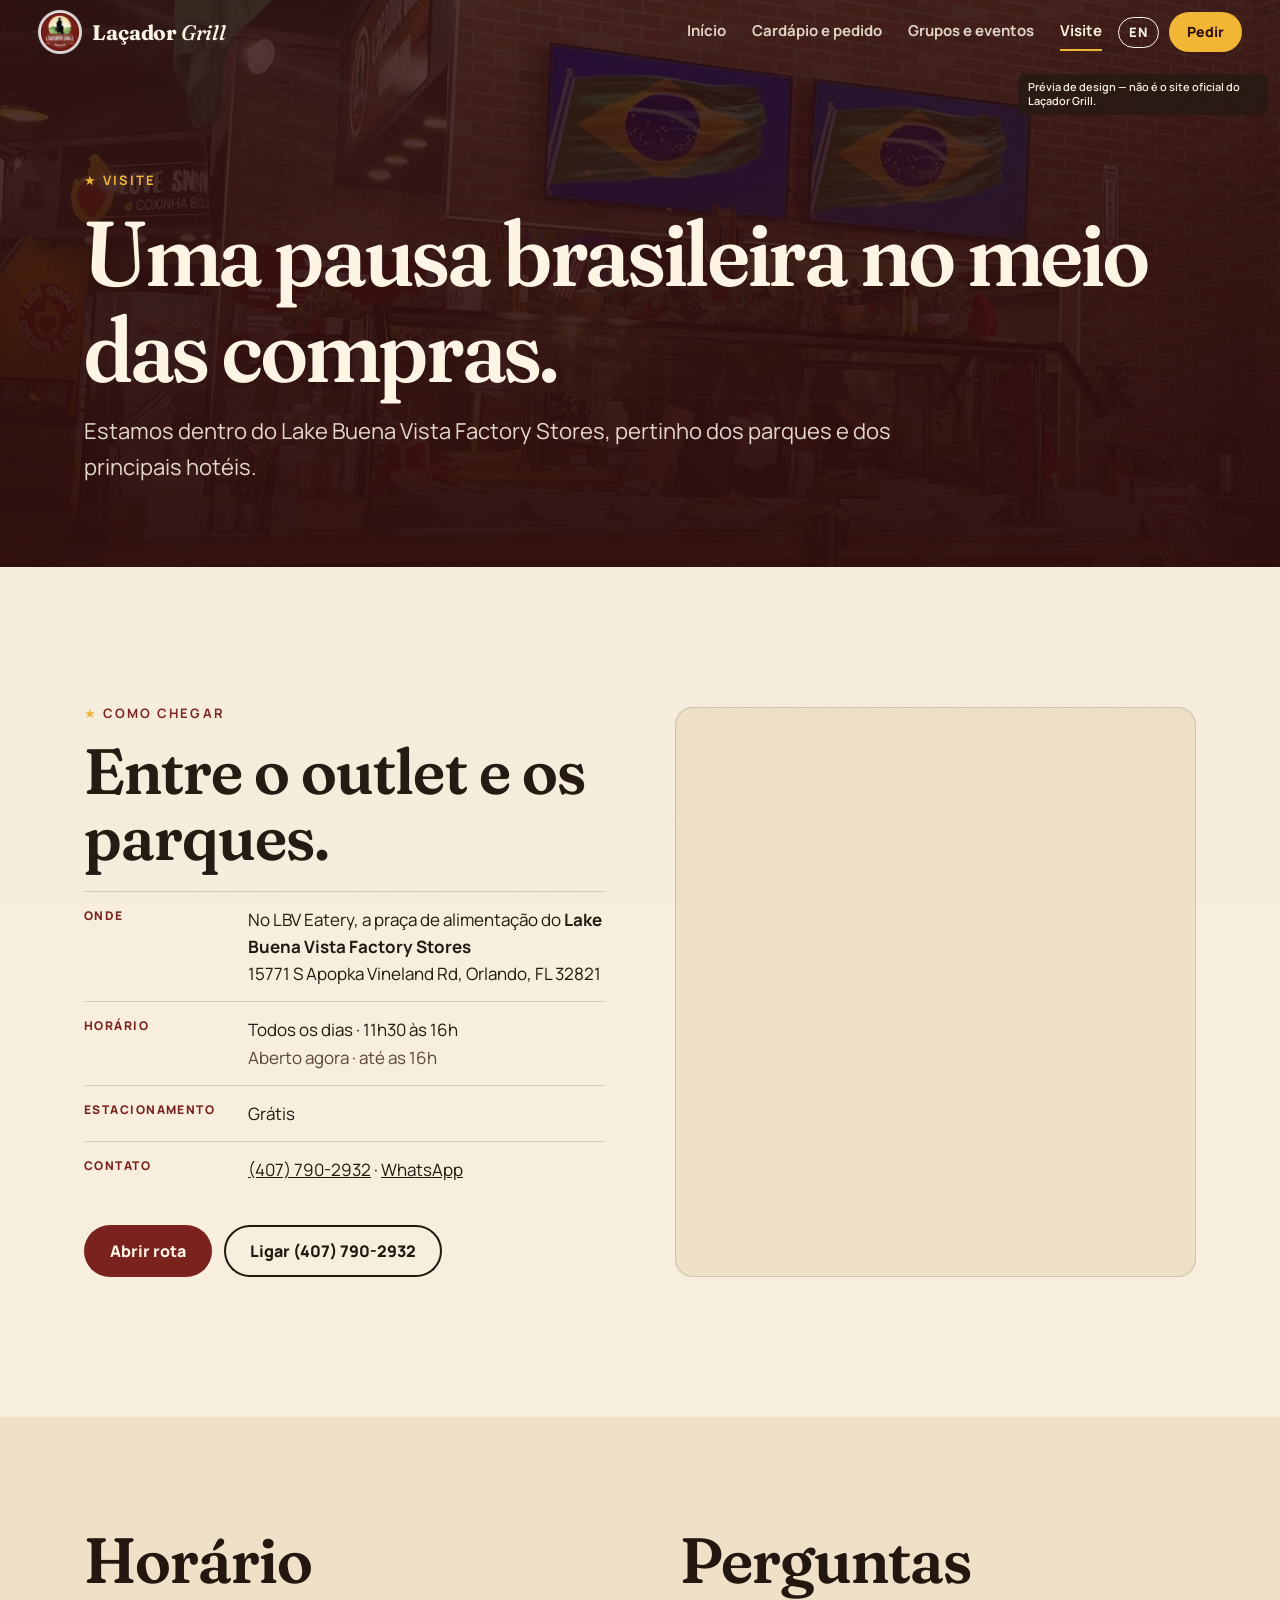
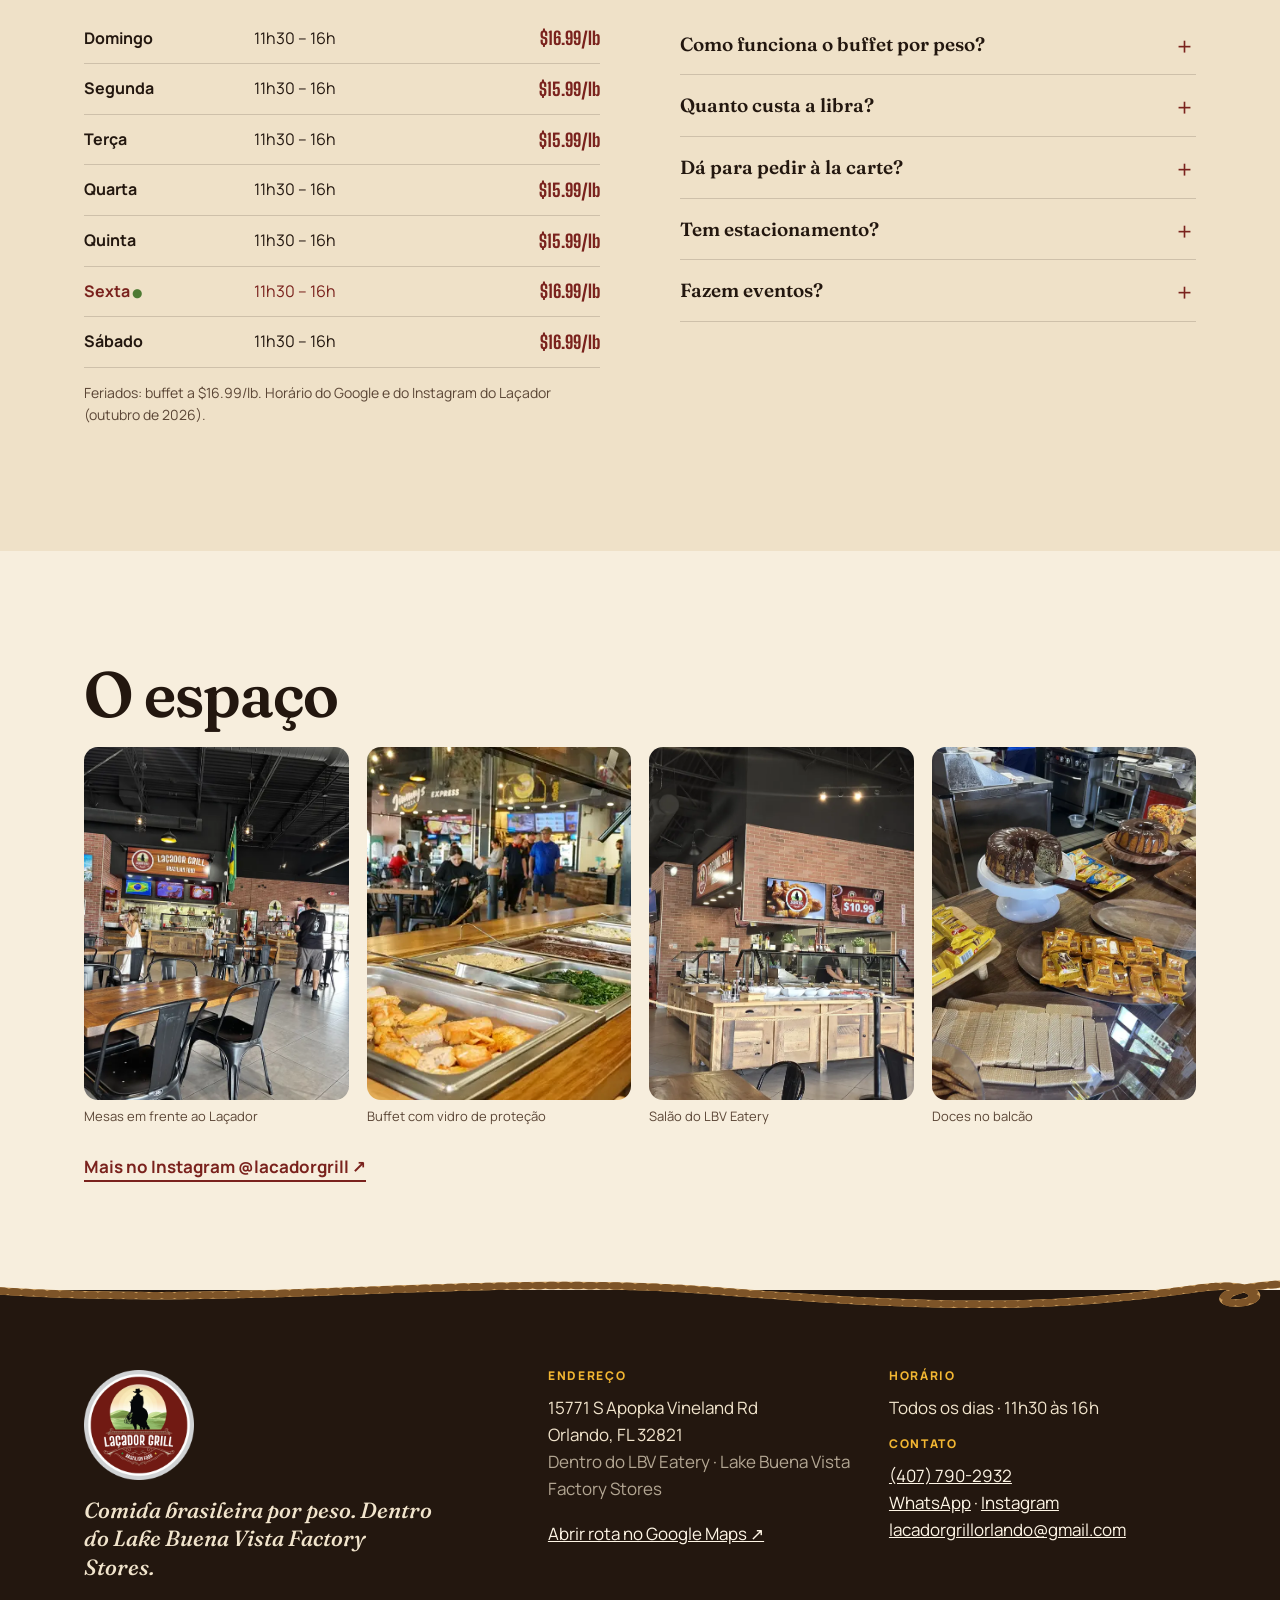
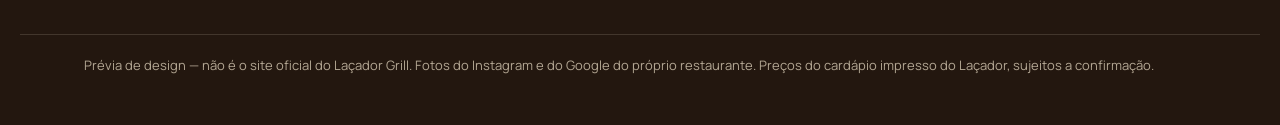
<file: pt/visit.html>
<!doctype html>
<html lang="pt-BR">
<head>
<meta charset="utf-8">
<meta name="viewport" content="width=device-width, initial-scale=1, viewport-fit=cover">
<title>Visite — Laçador Grill no Lake Buena Vista Factory Stores</title>
<meta name="description" content="Endereço, horário, estacionamento e perguntas frequentes do Laçador Grill em Orlando.">
<meta name="robots" content="noindex, nofollow">
<meta name="theme-color" content="#5a1512">
<link rel="icon" href="../img/favicon.png">
<link rel="alternate" hreflang="en" href="../visit.html">
<link rel="alternate" hreflang="pt-BR" href="visit.html">
<link rel="preload" href="../fonts/fraunces-latin-full-normal.woff2" as="font" type="font/woff2" crossorigin>
<link rel="preload" href="../fonts/big-shoulders-display-latin-wght-normal.woff2" as="font" type="font/woff2" crossorigin>
<link rel="stylesheet" href="../css/site.css">
<script type="application/ld+json">{"@context":"https://schema.org","@type":"Restaurant","name":"Laçador Grill","servesCuisine":"Brazilian","priceRange":"$$","telephone":"+14077902932","email":"lacadorgrillorlando@gmail.com","address":{"@type":"PostalAddress","streetAddress":"15771 S Apopka Vineland Rd","addressLocality":"Orlando","addressRegion":"FL","postalCode":"32821","addressCountry":"US"},"geo":{"@type":"GeoCoordinates","latitude":28.3492908,"longitude":-81.4878379},"openingHoursSpecification":[{"@type":"OpeningHoursSpecification","dayOfWeek":["Monday","Tuesday","Wednesday","Thursday","Friday","Saturday","Sunday"],"opens":"11:30","closes":"16:00"}],"sameAs":["https://www.instagram.com/lacadorgrill/"],"hasMenu":"pt/menu.html","aggregateRating":{"@type":"AggregateRating","ratingValue":"4.6","reviewCount":360}}</script>
</head>
<body class="page-visit">
<a class="skip" href="#main">Pular para o conteúdo</a>
<div class="preview-tag" role="note">Prévia de design — não é o site oficial do Laçador Grill.</div>
<header class="site-head" data-head>
  <a class="brand" href="index.html" aria-label="Laçador Grill — Início">
    <img src="../img/logo-s.webp" alt="" width="44" height="44">
    <span class="brand-word">Laçador <em>Grill</em></span>
  </a>
  <nav class="main-nav" aria-label="Principal"><a href="index.html">Início</a><a href="menu.html">Cardápio e pedido</a><a href="groups.html">Grupos e eventos</a><a href="visit.html" aria-current="page">Visite</a></nav>
  <div class="head-actions">
    <a class="lang" href="../visit.html" hreflang="en" lang="en" title="English">EN</a>
    <a class="btn btn-sun btn-sm head-order" href="menu.html#order">Pedir</a>
    <button class="menu-toggle" type="button" aria-expanded="false" aria-controls="drawer" data-menu><span></span><span></span><span class="sr">Menu</span></button>
  </div>
</header>
<div class="drawer" id="drawer" hidden data-drawer>
  <nav aria-label="Mobile"><a href="index.html">Início</a><a href="menu.html">Cardápio e pedido</a><a href="groups.html">Grupos e eventos</a><a href="visit.html" aria-current="page">Visite</a><a href="../visit.html" hreflang="en" lang="en">English</a></nav>
  <p class="drawer-meta">Todos os dias · 11h30 às 16h<br>Dentro do LBV Eatery · Lake Buena Vista Factory Stores</p>
</div>
<main id="main">

<section class="sub-hero sub-hero-short">
  <img class="sub-bg" src="../img/hall-2-s.webp" srcset="../img/hall-2-s.webp 820w, ../img/hall-2.webp 1600w" sizes="100vw" alt="" fetchpriority="high" decoding="async">
  <div class="wrap sub-inner">
    <p class="kicker kicker-sun"><span class="star" aria-hidden="true">★</span> Visite</p>
    <h1 class="h1">Uma pausa brasileira no meio das compras.</h1>
    <p class="lede">Estamos dentro do Lake Buena Vista Factory Stores, pertinho dos parques e dos principais hotéis.</p>
  </div>
</section>
<section class="visit-sec" id="visit" aria-labelledby="visit-h">
  <div class="wrap visit-grid">
    <div class="visit-copy">
      <p class="kicker"><span class="star" aria-hidden="true">★</span> Como chegar</p>
      <h2 id="visit-h" class="h2">Entre o outlet e os parques.</h2>
      <dl class="facts">
        <div><dt>Onde</dt><dd>No LBV Eatery, a praça de alimentação do <b>Lake Buena Vista Factory Stores</b><br>15771 S Apopka Vineland Rd, Orlando, FL 32821</dd></div>
        <div><dt>Horário</dt><dd>Todos os dias · 11h30 às 16h<br><span data-status-inline class="muted"></span></dd></div>
        <div><dt>Estacionamento</dt><dd>Grátis</dd></div>
        <div><dt>Contato</dt><dd><a href="tel:+14077902932">(407) 790-2932</a> · <a href="https://wa.me/14077902932?text=Ol%C3%A1%2C%20La%C3%A7ador!%20Vi%20voc%C3%AAs%20no%20site." target="_blank" rel="noopener">WhatsApp</a></dd></div>
      </dl>
      <div class="btn-row">
        <a class="btn btn-ox" href="https://www.google.com/maps/dir/?api=1&destination=La%C3%A7ador%20Grill%2C%2015771%20S%20Apopka%20Vineland%20Rd%2C%20Orlando%2C%20FL" target="_blank" rel="noopener">Abrir rota</a>
        <a class="btn btn-line" href="tel:+14077902932">Ligar (407) 790-2932</a>
      </div>
    </div>
    <div class="map-frame">
      <iframe title="Mapa do Laçador Grill" src="https://maps.google.com/maps?q=La%C3%A7ador%20Grill%2C%2015771%20S%20Apopka%20Vineland%20Rd%2C%20Orlando%2C%20FL&t=m&z=16&output=embed" loading="lazy" referrerpolicy="no-referrer-when-downgrade"></iframe>
    </div>
  </div>
</section>
<section class="hours-sec">
  <div class="wrap hours-grid">
    <div>
      <h2 class="h2">Horário</h2>
      <table class="hours" data-hours>
        <tr data-dow="0"><th scope="row">Domingo</th><td>11h30 – 16h</td><td class="rate">$16.99/lb</td></tr><tr data-dow="1"><th scope="row">Segunda</th><td>11h30 – 16h</td><td class="rate">$15.99/lb</td></tr><tr data-dow="2"><th scope="row">Terça</th><td>11h30 – 16h</td><td class="rate">$15.99/lb</td></tr><tr data-dow="3"><th scope="row">Quarta</th><td>11h30 – 16h</td><td class="rate">$15.99/lb</td></tr><tr data-dow="4"><th scope="row">Quinta</th><td>11h30 – 16h</td><td class="rate">$15.99/lb</td></tr><tr data-dow="5"><th scope="row">Sexta</th><td>11h30 – 16h</td><td class="rate">$16.99/lb</td></tr><tr data-dow="6"><th scope="row">Sábado</th><td>11h30 – 16h</td><td class="rate">$16.99/lb</td></tr>
      </table>
      <p class="muted small">Feriados: buffet a $16.99/lb. Horário do Google e do Instagram do Laçador (outubro de 2026).</p>
    </div>
    <div>
      <h2 class="h2">Perguntas</h2>
      <div class="faq"><details><summary>Como funciona o buffet por peso?</summary><p>Você se serve, leva o prato à balança no caixa e paga pelo peso da comida. O peso do prato é descontado automaticamente.</p></details><details><summary>Quanto custa a libra?</summary><p>Segunda a quinta, $15.99. Sexta, sábado, domingo e feriados, $16.99.</p></details><details><summary>Dá para pedir à la carte?</summary><p>Sim. São 13 pratos executivos de preço fixo e tábuas de picanha, na janela do Laçador, para comer aqui ou levar.</p></details><details><summary>Tem estacionamento?</summary><p>Sim, gratuito, no Lake Buena Vista Factory Stores.</p></details><details><summary>Fazem eventos?</summary><p>Sim, com cardápio personalizado, no espaço do Laçador ou no seu local.</p></details></div>
    </div>
  </div>
</section>
<section class="gallery-sec">
  <div class="wrap">
    <h2 class="h2">O espaço</h2>
    <div class="gallery">
      <figure><img class="" src="../img/hall-3-s.webp" srcset="../img/hall-3-s.webp 820w, ../img/hall-3.webp 1600w" sizes="(max-width: 700px) 50vw, 25vw" alt="Mesas em frente ao Laçador" loading="lazy" decoding="async"><figcaption>Mesas em frente ao Laçador</figcaption></figure><figure><img class="" src="../img/buffet-wide-s.webp" srcset="../img/buffet-wide-s.webp 820w, ../img/buffet-wide.webp 1600w" sizes="(max-width: 700px) 50vw, 25vw" alt="Buffet com vidro de proteção" loading="lazy" decoding="async"><figcaption>Buffet com vidro de proteção</figcaption></figure><figure><img class="" src="../img/hall-4-s.webp" srcset="../img/hall-4-s.webp 820w, ../img/hall-4.webp 1600w" sizes="(max-width: 700px) 50vw, 25vw" alt="Salão do LBV Eatery" loading="lazy" decoding="async"><figcaption>Salão do LBV Eatery</figcaption></figure><figure><img class="" src="../img/desserts-2-s.webp" srcset="../img/desserts-2-s.webp 820w, ../img/desserts-2.webp 1600w" sizes="(max-width: 700px) 50vw, 25vw" alt="Doces no balcão" loading="lazy" decoding="async"><figcaption>Doces no balcão</figcaption></figure>
    </div>
    <a class="link" href="https://www.instagram.com/lacadorgrill/" target="_blank" rel="noopener">Mais no Instagram @lacadorgrill ↗</a>
  </div>
</section>
</main>
<footer class="site-foot">
  <svg class="rope rope-foot" viewBox="0 0 1000 60" preserveAspectRatio="none" aria-hidden="true"><defs><mask id="rm8" maskUnits="userSpaceOnUse" x="-20" y="-20" width="1040" height="100"><path class="rope-mask" d="M0 30 C 200 50, 380 8, 560 30 S 820 52, 940 26 C 980 18, 990 40, 970 44 C 950 48, 948 26, 1000 22" pathLength="1"/></mask></defs><g mask="url(#rm8)"><path class="rope-base" d="M0 30 C 200 50, 380 8, 560 30 S 820 52, 940 26 C 980 18, 990 40, 970 44 C 950 48, 948 26, 1000 22"/><path class="rope-twist" d="M0 30 C 200 50, 380 8, 560 30 S 820 52, 940 26 C 980 18, 990 40, 970 44 C 950 48, 948 26, 1000 22"/></g></svg>
  <div class="foot-grid">
    <div class="foot-brand">
      <img src="../img/logo.webp" alt="Laçador Grill" width="120" height="120" loading="lazy">
      <p>Comida brasileira por peso. Dentro do Lake Buena Vista Factory Stores.</p>
    </div>
    <div>
      <h2 class="foot-h">Endereço</h2>
      <p>15771 S Apopka Vineland Rd<br>Orlando, FL 32821<br><span class="muted">Dentro do LBV Eatery · Lake Buena Vista Factory Stores</span></p>
      <p><a href="https://www.google.com/maps/dir/?api=1&destination=La%C3%A7ador%20Grill%2C%2015771%20S%20Apopka%20Vineland%20Rd%2C%20Orlando%2C%20FL" target="_blank" rel="noopener">Abrir rota no Google Maps ↗</a></p>
    </div>
    <div>
      <h2 class="foot-h">Horário</h2>
      <p>Todos os dias · 11h30 às 16h</p>
      <h2 class="foot-h">Contato</h2>
      <p><a href="tel:+14077902932">(407) 790-2932</a><br><a href="https://wa.me/14077902932?text=Ol%C3%A1%2C%20La%C3%A7ador!%20Vi%20voc%C3%AAs%20no%20site." target="_blank" rel="noopener">WhatsApp</a> · <a href="https://www.instagram.com/lacadorgrill/" target="_blank" rel="noopener">Instagram</a><br><a href="mailto:lacadorgrillorlando@gmail.com">lacadorgrillorlando@gmail.com</a></p>
    </div>
  </div>
  <p class="foot-note">Prévia de design — não é o site oficial do Laçador Grill. Fotos do Instagram e do Google do próprio restaurante. Preços do cardápio impresso do Laçador, sujeitos a confirmação.</p>
</footer>
<div class="action-bar" data-actionbar>
  <a href="menu.html#order" class="ab-main"><svg viewBox="0 0 24 24" aria-hidden="true"><path d="M4 7h16l-1.5 12h-13z M9 7a3 3 0 0 1 6 0"/></svg>Pedir</a>
  <a href="https://wa.me/14077902932?text=Ol%C3%A1%2C%20La%C3%A7ador!%20Vi%20voc%C3%AAs%20no%20site." target="_blank" rel="noopener"><svg viewBox="0 0 24 24" aria-hidden="true"><path d="M4 20l1.3-3.9A8 8 0 1 1 8 19z"/></svg>WhatsApp</a>
  <a href="https://www.google.com/maps/dir/?api=1&destination=La%C3%A7ador%20Grill%2C%2015771%20S%20Apopka%20Vineland%20Rd%2C%20Orlando%2C%20FL" target="_blank" rel="noopener"><svg viewBox="0 0 24 24" aria-hidden="true"><path d="M12 21s-7-6.2-7-11a7 7 0 0 1 14 0c0 4.8-7 11-7 11z M12 12.5a2.5 2.5 0 1 0 0-5 2.5 2.5 0 0 0 0 5z"/></svg>Rota</a>
</div>
<script type="application/json" id="site-data">{"lang":"pt","wa":"14077902932","open":[11.5,16],"lb":{"week":15.99,"weekend":16.99}}</script>
<script src="../vendor/gsap.min.js"></script>
<script src="../vendor/ScrollTrigger.min.js"></script>
<script src="../vendor/lenis.min.js"></script>
<script src="../js/site.js"></script>
</body>
</html>
</file>
<file: css/site.css>
@font-face { font-family: 'Fraunces'; src: url(../fonts/fraunces-latin-full-normal.woff2) format('woff2'); font-weight: 100 900; font-display: swap; }
@font-face { font-family: 'Fraunces'; src: url(../fonts/fraunces-latin-full-italic.woff2) format('woff2'); font-weight: 100 900; font-style: italic; font-display: swap; }
@font-face { font-family: 'Manrope'; src: url(../fonts/manrope-latin-wght-normal.woff2) format('woff2'); font-weight: 200 800; font-display: swap; }
@font-face { font-family: 'Big Shoulders'; src: url(../fonts/big-shoulders-display-latin-wght-normal.woff2) format('woff2'); font-weight: 100 900; font-display: swap; }

:root {
  --paper: #f7eedd;
  --paper-2: #efe1c8;
  --ink: #23170f;
  --ink-2: #5b4636;
  --ox: #7a221d;
  --ox-deep: #4a110e;
  --ox-night: #2b0907;
  --green: #4d7a33;
  --green-deep: #2f4d1f;
  --sun: #f2b632;
  --sun-2: #ffd36b;
  --wood: #9a6438;
  --line: rgba(35, 23, 15, .16);
  --radius: 18px;
  --serif: 'Fraunces', Georgia, serif;
  --sans: 'Manrope', system-ui, sans-serif;
  --display: 'Big Shoulders', 'Arial Narrow', sans-serif;
  --pad: clamp(20px, 5vw, 64px);
  --max: 1240px;
  --head-h: 64px;
}
[hidden] { display: none !important; }
*, *::before, *::after { box-sizing: border-box; }
html { overflow-x: clip; -webkit-text-size-adjust: 100%; }
body { margin: 0; overflow-x: clip; background: var(--paper); color: var(--ink); font: 400 17px/1.6 var(--sans); -webkit-font-smoothing: antialiased; }
body::before { content: ''; position: fixed; inset: 0; pointer-events: none; z-index: 200; opacity: .05; background-image: url("data:image/svg+xml,%3Csvg xmlns='http://www.w3.org/2000/svg' width='160' height='160'%3E%3Cfilter id='n'%3E%3CfeTurbulence type='fractalNoise' baseFrequency='.9' numOctaves='2' stitchTiles='stitch'/%3E%3C/filter%3E%3Crect width='100%25' height='100%25' filter='url(%23n)'/%3E%3C/svg%3E"); }
img { max-width: 100%; display: block; }
a { color: inherit; }
h1, h2, h3 { margin: 0; font-family: var(--serif); font-weight: 600; letter-spacing: -.015em; line-height: 1.04; font-variation-settings: 'SOFT' 60, 'WONK' 0; }
p { margin: 0 0 1em; }
.sr { position: absolute; width: 1px; height: 1px; overflow: hidden; clip: rect(0 0 0 0); white-space: nowrap; }
.skip { position: absolute; left: -9999px; top: 8px; z-index: 300; background: var(--sun); padding: 8px 14px; border-radius: 8px; }
.skip:focus { left: 8px; }
:focus-visible { outline: 3px solid var(--sun); outline-offset: 3px; }
.wrap { width: 100%; max-width: var(--max); margin: 0 auto; padding: 0 var(--pad); }
.muted { color: var(--ink-2); }
.small { font-size: 14px; }
.star { color: var(--sun); }
.kicker { font: 700 13px/1 var(--sans); letter-spacing: .16em; text-transform: uppercase; color: var(--ox); margin-bottom: 18px; }
.kicker-sun { color: var(--sun); }
.h1 { font-size: clamp(40px, 8vw, 92px); }
.h2 { font-size: clamp(32px, 5.4vw, 64px); margin-bottom: 20px; }
.h3 { font-size: 28px; margin-bottom: 18px; }
.lede { font-size: clamp(18px, 2.2vw, 22px); max-width: 38em; }
.link { font-weight: 700; color: var(--ox); text-decoration: none; border-bottom: 2px solid currentColor; padding-bottom: 2px; }
.link:hover { color: var(--ox-deep); }

/* Botões */
.btn { display: inline-flex; align-items: center; justify-content: center; gap: 8px; min-height: 52px; padding: 0 24px; border-radius: 999px; font: 800 16px/1 var(--sans); text-decoration: none; border: 2px solid transparent; cursor: pointer; transition: transform .2s, background .2s, color .2s; }
.btn:hover { transform: translateY(-2px); }
.btn-sun { background: var(--sun); color: var(--ox-night); }
.btn-sun:hover { background: var(--sun-2); }
.btn-ox { background: var(--ox); color: #fff6e6; }
.btn-ox:hover { background: var(--ox-deep); }
.btn-ghost { border-color: rgba(255, 246, 230, .7); color: #fff6e6; }
.btn-line { border-color: var(--ink); color: var(--ink); }
.btn-sm { min-height: 40px; padding: 0 16px; font-size: 14px; }
.btn-block { width: 100%; }
.btn-row { display: flex; flex-wrap: wrap; gap: 12px; }

/* Etiqueta de prévia */
.preview-tag { position: absolute; right: 12px; top: calc(var(--head-h) + 10px); z-index: 90; font: 600 11px/1.3 var(--sans); background: rgba(35, 23, 15, .82); color: #f7eedd; padding: 6px 10px; border-radius: 8px; max-width: 250px; backdrop-filter: blur(6px); pointer-events: none; }
.page-menu .preview-tag { color: var(--paper); }

/* Cabeçalho */
.site-head { position: fixed; top: 0; left: 0; right: 0; z-index: 100; height: var(--head-h); display: flex; align-items: center; gap: 16px; padding: 0 clamp(14px, 3vw, 40px); color: #fff6e6; transition: background .3s, color .3s, box-shadow .3s; }
.site-head.solid, body:not(.page-index):not(.page-groups):not(.page-visit) .site-head { background: rgba(247, 238, 221, .94); color: var(--ink); box-shadow: 0 1px 0 var(--line); backdrop-filter: blur(10px); }
.brand { display: flex; align-items: center; gap: 10px; text-decoration: none; margin-right: auto; }
.brand img { width: 44px; height: 44px; }
.brand-word { font: 700 21px/1 var(--serif); letter-spacing: -.01em; }
.brand-word em { font-style: italic; font-weight: 500; }
.main-nav { display: none; gap: 26px; }
.main-nav a { text-decoration: none; font-weight: 700; font-size: 15px; opacity: .85; padding: 6px 0; border-bottom: 2px solid transparent; }
.main-nav a:hover, .main-nav a[aria-current] { opacity: 1; border-color: var(--sun); }
.head-actions { display: flex; align-items: center; gap: 10px; }
.lang { font: 800 13px/1 var(--sans); text-decoration: none; border: 1.5px solid currentColor; border-radius: 999px; padding: 8px 10px; letter-spacing: .06em; }
.head-order { display: none; }
.menu-toggle { width: 44px; height: 44px; border: 0; background: transparent; color: inherit; display: grid; place-content: center; gap: 6px; cursor: pointer; }
.menu-toggle span:not(.sr) { display: block; width: 22px; height: 2px; background: currentColor; transition: transform .25s; }
.menu-toggle[aria-expanded="true"] span:nth-child(1) { transform: translateY(4px) rotate(45deg); }
.menu-toggle[aria-expanded="true"] span:nth-child(2) { transform: translateY(-4px) rotate(-45deg); }
.drawer { position: fixed; inset: var(--head-h) 0 0; z-index: 99; background: var(--ox-night); color: #fff6e6; padding: 30px var(--pad); display: flex; flex-direction: column; gap: 30px; }
.drawer nav { display: flex; flex-direction: column; }
.drawer nav a { font: 600 34px/1.25 var(--serif); text-decoration: none; padding: 8px 0; border-bottom: 1px solid rgba(255, 246, 230, .14); }
.drawer-meta { color: var(--sun); font-weight: 600; }
body.drawer-open .site-head { background: var(--ox-night); color: #fff6e6; }
@media (min-width: 980px) {
  .main-nav { display: flex; }
  .menu-toggle { display: none; }
  .head-order { display: inline-flex; }
}

/* Corda */
.rope { display: block; width: 100%; height: 40px; overflow: visible; }
.rope path { fill: none; stroke-linecap: round; }
.rope-mask { stroke: #fff; stroke-width: 30; stroke-dasharray: 1; stroke-dashoffset: 1; }
.rope.drawn .rope-mask { stroke-dashoffset: 0; transition: stroke-dashoffset 1.8s cubic-bezier(.6, .1, .2, 1); }
.rope-base { stroke: #c99a5b; stroke-width: 9; }
.rope-twist { stroke: #7d5428; stroke-width: 9; stroke-dasharray: 3 7; }

/* Hero */
.hero { position: relative; min-height: 100svh; color: #fff6e6; display: flex; align-items: flex-end; overflow: hidden; background: var(--ox-night); }
.hero-media { position: absolute; inset: 0; }
.hero-img { width: 100%; height: 100%; object-fit: cover; object-position: 50% 30%; transform-origin: 50% 40%; }
.hero::after { content: ''; position: absolute; inset: 0; background: linear-gradient(180deg, rgba(43, 9, 7, .6) 0%, rgba(43, 9, 7, .3) 18%, rgba(43, 9, 7, .86) 40%, rgba(43, 9, 7, .97) 70%); }
.hero-inner { position: relative; z-index: 2; width: 100%; max-width: var(--max); margin: 0 auto; padding: calc(var(--head-h) + 70px) var(--pad) 34px; }
.status { display: inline-flex; align-items: center; gap: 9px; font: 700 13px/1 var(--sans); letter-spacing: .04em; background: rgba(255, 246, 230, .12); border: 1px solid rgba(255, 246, 230, .25); padding: 9px 13px; border-radius: 999px; margin-bottom: 18px; backdrop-filter: blur(6px); }
.dot { width: 9px; height: 9px; border-radius: 50%; background: #9aa; }
.status.is-open .dot { background: #7bd14f; box-shadow: 0 0 0 0 rgba(123, 209, 79, .6); animation: pulse 2s infinite; }
.status.is-closed .dot { background: var(--sun); }
@keyframes pulse { 70% { box-shadow: 0 0 0 9px rgba(123, 209, 79, 0); } 100% { box-shadow: 0 0 0 0 rgba(123, 209, 79, 0); } }
.hero-title { font-size: clamp(54px, 15vw, 150px); line-height: .92; letter-spacing: -.035em; font-weight: 700; font-variation-settings: 'SOFT' 100, 'WONK' 1; margin-bottom: 34px; }
.loop { position: relative; display: inline-block; font-style: italic; font-weight: 500; color: var(--sun-2); }
.lasso { position: absolute; left: -12%; top: -14%; width: 124%; height: 140%; overflow: visible; pointer-events: none; }
.lasso path { fill: none; stroke: #e2b878; stroke-width: 3.5; stroke-linecap: round; stroke-dasharray: 1; stroke-dashoffset: 1; }
.hero-sub { font-size: clamp(16px, 2vw, 20px); max-width: 33em; color: rgba(255, 246, 230, .9); margin-bottom: 22px; }
.today { display: grid; grid-template-columns: auto 1fr; align-items: end; gap: 8px 16px; background: var(--paper); color: var(--ink); border-radius: var(--radius); padding: 16px 20px; max-width: 460px; margin-bottom: 20px; box-shadow: 0 20px 50px rgba(0, 0, 0, .35); position: relative; }
.today::before { content: ''; position: absolute; left: 20px; right: 20px; top: -1px; height: 4px; border-radius: 0 0 4px 4px; background: repeating-linear-gradient(90deg, var(--ox) 0 14px, transparent 14px 22px); }
.today-day { grid-column: 1 / -1; font: 800 12px/1.2 var(--sans); letter-spacing: .12em; text-transform: uppercase; color: var(--ox); }
.today-price { grid-column: 1; grid-row: 2; font: 800 58px/.9 var(--display); color: var(--ox); letter-spacing: .01em; }
.today-price small { font-size: 22px; margin-left: 2px; color: var(--ink-2); }
.today-rule { grid-column: 2; grid-row: 2; padding-bottom: 4px; font-size: 13px; line-height: 1.35; color: var(--ink-2); }
.hero-cta { display: flex; flex-wrap: wrap; gap: 12px; margin-bottom: 22px; }
.hero-cta .btn { flex: 1 1 180px; }
.hero-facts { list-style: none; padding: 0; margin: 0; display: flex; flex-wrap: wrap; gap: 6px 18px; font-size: 14px; font-weight: 600; color: rgba(255, 246, 230, .8); }
.hero-facts li::before { content: '✦'; color: var(--sun); margin-right: 7px; font-size: 11px; }
@media (min-width: 900px) {
  .hero-inner { padding-bottom: 64px; display: grid; grid-template-columns: 1.3fr .7fr; column-gap: 50px; align-items: end; }
  .hero-inner > * { grid-column: 1; }
  .hero-inner .today { grid-column: 2; grid-row: 3 / 6; align-self: end; margin-bottom: 0; padding: 22px 24px; }
  .hero-inner .today-price { font-size: 76px; }
  .hero::after { background: linear-gradient(90deg, rgba(43, 9, 7, .97) 0%, rgba(43, 9, 7, .86) 45%, rgba(43, 9, 7, .3) 100%), linear-gradient(0deg, rgba(43, 9, 7, .7), transparent 50%); }
}

/* Três jeitos */
.ways { padding: clamp(80px, 12vw, 150px) 0 clamp(60px, 9vw, 110px); }
.ways-list { list-style: none; margin: 40px 0 0; padding: 0; display: grid; gap: 54px; position: relative; }
.way { display: grid; grid-template-columns: 64px 1fr; gap: 6px 18px; align-items: start; }
.way-n { grid-row: 1 / 3; font: 900 88px/.8 var(--display); color: var(--ox); position: relative; }
.way-text h3 { font-size: clamp(26px, 3.4vw, 40px); margin-bottom: 10px; }
.way-text p { color: var(--ink-2); max-width: 30em; }
.way-fig { margin: 8px 0 0; grid-column: 2; border-radius: var(--radius); overflow: hidden; aspect-ratio: 4 / 3; }
.way-fig img { width: 100%; height: 100%; object-fit: cover; transition: transform .8s; }
.way:hover .way-fig img { transform: scale(1.04); }
@media (min-width: 900px) {
  .ways-list { gap: 80px; }
  .way { grid-template-columns: 140px 1fr 1.05fr; gap: 0 48px; align-items: center; }
  .way-n { font-size: 190px; grid-row: auto; }
  .way-fig { grid-column: 3; margin: 0; }
  .way:nth-child(2) { grid-template-columns: 140px 1.05fr 1fr; }
  .way:nth-child(2) .way-fig { grid-column: 2; grid-row: 1; }
  .way:nth-child(2) .way-text { grid-column: 3; }
}

/* Balança */
.scale-sec { background: var(--ox-deep); color: #fff6e6; padding: clamp(80px, 11vw, 140px) 0; position: relative; overflow: hidden; }
.scale-sec::before { content: ''; position: absolute; inset: 0; background: radial-gradient(circle at 80% 30%, rgba(242, 182, 50, .16), transparent 55%); }
.scale-grid { position: relative; display: grid; gap: 40px; }
.scale-copy p { color: rgba(255, 246, 230, .85); max-width: 30em; }
.day-toggle { display: inline-flex; flex-wrap: wrap; gap: 6px; background: rgba(0, 0, 0, .25); padding: 6px; border-radius: 16px; margin: 8px 0 22px; }
.day-toggle button { border: 0; background: transparent; color: #fff6e6; font: 700 14px/1.2 var(--sans); padding: 11px 14px; border-radius: 11px; cursor: pointer; }
.day-toggle button[aria-checked="true"] { background: var(--sun); color: var(--ox-night); }
.scale-rules { list-style: none; padding: 0; margin: 0; display: grid; gap: 10px; font-size: 15px; color: rgba(255, 246, 230, .8); }
.scale-rules li { padding-left: 26px; position: relative; }
.scale-rules li::before { content: '⚖'; position: absolute; left: 0; color: var(--sun); }
.scale { background: linear-gradient(180deg, #f9f1e2, #e9d8b8); color: var(--ink); border-radius: 28px; padding: 26px 22px 22px; box-shadow: inset 0 -8px 0 rgba(0, 0, 0, .12), 0 30px 60px rgba(0, 0, 0, .4); text-align: center; }
.dial { width: 100%; max-width: 420px; margin: 0 auto -4px; display: block; overflow: visible; }
.dial-track { fill: none; stroke: rgba(35, 23, 15, .12); stroke-width: 22; stroke-linecap: round; }
.dial-fill { fill: none; stroke: var(--ox); stroke-width: 22; stroke-linecap: round; stroke-dasharray: 1; stroke-dashoffset: .67; }
.dial-ticks line { stroke: var(--ink); stroke-width: 2; }
.dial-ticks text { font: 700 14px var(--display); fill: var(--ink-2); }
.needle { transform-origin: 200px 220px; transform: rotate(-30deg); }
.needle path { fill: var(--ink); }
.needle circle { fill: var(--sun); stroke: var(--ink); stroke-width: 4; }
.scale-out { display: flex; flex-direction: column; align-items: center; margin-bottom: 14px; }
.scale-price { font: 900 clamp(64px, 14vw, 96px)/.9 var(--display); color: var(--ox); font-variant-numeric: tabular-nums; }
.scale-lb { font: 700 16px/1.4 var(--sans); color: var(--ink-2); }
.lb-range { width: 100%; appearance: none; -webkit-appearance: none; height: 14px; border-radius: 999px; background: linear-gradient(90deg, var(--ox) var(--p, 27%), rgba(35, 23, 15, .15) var(--p, 27%)); cursor: pointer; }
.lb-range::-webkit-slider-thumb { -webkit-appearance: none; width: 34px; height: 34px; border-radius: 50%; background: var(--sun); border: 4px solid var(--ink); }
.lb-range::-moz-range-thumb { width: 28px; height: 28px; border-radius: 50%; background: var(--sun); border: 4px solid var(--ink); }
.lb-scale { display: flex; justify-content: space-between; font: 700 13px var(--display); color: var(--ink-2); margin-top: 8px; letter-spacing: .05em; }
.scale-note { font-size: 12.5px; color: var(--ink-2); margin: 14px 0 0; }
@media (min-width: 900px) { .scale-grid { grid-template-columns: 1fr 1fr; align-items: center; gap: 80px; } }

/* Balcão */
.counter-sec { padding: clamp(80px, 11vw, 140px) 0; background: var(--paper-2); overflow: hidden; }
.counter-head { margin-bottom: 34px; }
.counter-track { display: flex; gap: 16px; overflow-x: auto; scroll-snap-type: x mandatory; padding: 0 var(--pad) 18px; scrollbar-width: thin; }
.counter-track::-webkit-scrollbar { height: 6px; }
.counter-track::-webkit-scrollbar-thumb { background: var(--wood); border-radius: 4px; }
.counter-card { flex: 0 0 min(82vw, 420px); margin: 0; scroll-snap-align: start; }
.cc-img { aspect-ratio: 4 / 5; border-radius: var(--radius); overflow: hidden; background: #d9c7a6; }
.cc-img img { width: 100%; height: 100%; object-fit: cover; }
.counter-card figcaption { display: grid; grid-template-columns: auto 1fr; gap: 2px 12px; padding-top: 14px; }
.cc-n { grid-row: 1 / 3; font: 900 34px/1 var(--display); color: var(--ox); }
.counter-card strong { font: 600 21px/1.15 var(--serif); }
.counter-card figcaption span:last-child { font-size: 14.5px; color: var(--ink-2); }
.counter-sec.is-pinned .counter-track { overflow: visible; scroll-snap-type: none; width: max-content; padding-right: 30vw; }
.counter-sec.is-pinned .counter-card { flex-basis: 34vw; max-width: 520px; }

/* Mesa */
.table-sec { padding: clamp(80px, 11vw, 140px) 0; }
.table-grid { display: grid; gap: 40px; }
.seat-pick { display: flex; gap: 10px; margin: 6px 0 26px; }
.seat-pick button { flex: 1; border: 2px solid var(--ink); background: transparent; border-radius: 16px; padding: 12px 6px; cursor: pointer; color: var(--ink); display: flex; flex-direction: column; align-items: center; transition: background .2s, color .2s; }
.seat-pick button span { font: 900 40px/1 var(--display); }
.seat-pick button small { font: 700 12px/1 var(--sans); letter-spacing: .08em; text-transform: uppercase; margin-top: 4px; }
.seat-pick button[aria-checked="true"] { background: var(--ox); border-color: var(--ox); color: #fff6e6; }
.board-name { font: 600 24px/1.2 var(--serif); margin-bottom: 4px; }
.board-price { font: 900 64px/1 var(--display); color: var(--ox); margin-bottom: 12px; }
.board-with { color: var(--ink-2); margin-bottom: 22px; }
.board-with span { display: block; font: 800 12px/1 var(--sans); text-transform: uppercase; letter-spacing: .12em; color: var(--green); margin-bottom: 6px; }
.table-art { position: relative; max-width: 520px; width: 100%; margin: 0 auto; }
.table-svg { width: 100%; height: auto; overflow: visible; }
.plate-g circle:first-child { fill: #fbf6ec; stroke: rgba(0, 0, 0, .12); stroke-width: 2; }
.plate-g circle:nth-child(2) { fill: none; stroke: rgba(0, 0, 0, .08); stroke-width: 2; }
.table-photo { position: absolute; right: -4%; bottom: -8%; width: 42%; margin: 0; border-radius: 16px; overflow: hidden; border: 6px solid var(--paper); box-shadow: 0 20px 40px rgba(0, 0, 0, .25); transform: rotate(4deg); aspect-ratio: 4 / 5; }
.table-photo img { width: 100%; height: 100%; object-fit: cover; }
@media (min-width: 900px) { .table-grid { grid-template-columns: .9fr 1.1fr; align-items: center; gap: 80px; } }

/* Janela */
.window-sec { background: var(--ox-night); color: #fff6e6; padding: clamp(80px, 11vw, 140px) 0; }
.window-grid { display: grid; gap: 36px; }
.window-photo { margin: 0; border-radius: var(--radius); overflow: hidden; aspect-ratio: 4 / 5; position: relative; }
.window-photo::after { content: ''; position: absolute; inset: 12px; border: 2px solid rgba(242, 182, 50, .6); border-radius: 12px; pointer-events: none; }
.window-photo img { width: 100%; height: 100%; object-fit: cover; }
.window-copy p { color: rgba(255, 246, 230, .85); }
.steps { list-style: none; padding: 0; margin: 26px 0 30px; display: grid; gap: 12px; }
.steps li { display: flex; align-items: center; gap: 14px; font-weight: 600; }
.steps b { flex: 0 0 38px; height: 38px; border-radius: 50%; border: 2px solid var(--sun); color: var(--sun); display: grid; place-items: center; font: 900 20px var(--display); }
@media (min-width: 900px) { .window-grid { grid-template-columns: .85fr 1fr; align-items: center; gap: 80px; } }

/* Avaliações */
.voices { padding: clamp(80px, 11vw, 140px) 0; }
.voices-head { display: grid; gap: 10px; margin-bottom: 36px; }
.rating-big { display: flex; align-items: baseline; gap: 12px; margin: 0; }
.rating-big span { font: 900 110px/.8 var(--display); color: var(--ox); }
.rating-big small { color: var(--sun); font-size: 22px; letter-spacing: 2px; text-shadow: 0 1px 0 var(--ox); }
.quotes { display: grid; gap: 18px; margin-bottom: 30px; }
.quote { margin: 0; background: #fffaf0; border: 1px solid var(--line); border-radius: var(--radius); padding: 26px 24px; position: relative; }
.quote p { font: 500 italic clamp(19px, 2.2vw, 24px)/1.35 var(--serif); margin-bottom: 14px; }
.quote cite { font: 700 12px/1 var(--sans); letter-spacing: .1em; text-transform: uppercase; color: var(--ink-2); font-style: normal; }
@media (min-width: 900px) {
  .voices-head { grid-template-columns: auto 1fr; align-items: end; gap: 40px; }
  .quotes { grid-template-columns: repeat(2, 1fr); }
  .quote:nth-child(2) { transform: translateY(40px); }
  .quote:nth-child(4) { transform: translateY(40px); }
}

/* Faixa de eventos */
.events-band { position: relative; color: #fff6e6; padding: clamp(110px, 16vw, 200px) 0; overflow: hidden; background: var(--ox-night); }
.band-bg { position: absolute; inset: 0; width: 100%; height: 100%; object-fit: cover; opacity: .45; }
.events-band::after { content: ''; position: absolute; inset: 0; background: linear-gradient(90deg, rgba(43, 9, 7, .92), rgba(43, 9, 7, .4)); }
.band-inner { position: relative; z-index: 2; max-width: 820px; margin-left: 0; }
@media (min-width: 1240px) { .band-inner { margin-left: calc((100vw - var(--max)) / 2); } }
.band-inner p { font-size: 19px; color: rgba(255, 246, 230, .88); max-width: 32em; margin-bottom: 26px; }

/* Visite */
.visit-sec { padding: clamp(80px, 11vw, 140px) 0; background: var(--paper); }
.visit-grid { display: grid; gap: 36px; }
.facts { margin: 0 0 28px; display: grid; gap: 0; }
.facts > div { display: grid; grid-template-columns: 150px 1fr; gap: 14px; padding: 14px 0; border-top: 1px solid var(--line); }
@media (max-width: 600px) { .facts > div { grid-template-columns: 1fr; gap: 4px; } }
.facts dt { font: 800 12px/1.6 var(--sans); letter-spacing: .12em; text-transform: uppercase; color: var(--ox); }
.facts dd { margin: 0; }
.map-frame { border-radius: var(--radius); overflow: hidden; min-height: 340px; border: 1px solid var(--line); background: var(--paper-2); }
.map-frame iframe { width: 100%; height: 100%; min-height: 340px; border: 0; display: block; }
@media (min-width: 900px) { .visit-grid { grid-template-columns: 1fr 1fr; gap: 70px; align-items: stretch; } }

/* Rodapé */
.site-foot { background: var(--ink); color: #f1e4cc; padding: 0 0 120px; }
.rope-foot { height: 50px; transform: translateY(-24px); }
.foot-grid { max-width: var(--max); margin: 0 auto; padding: 30px var(--pad) 10px; display: grid; gap: 34px; }
.foot-brand img { width: 110px; height: 110px; margin-bottom: 16px; }
.foot-brand p { font: 500 italic 22px/1.3 var(--serif); max-width: 16em; }
.foot-h { font: 800 12px/1 var(--sans); letter-spacing: .14em; text-transform: uppercase; color: var(--sun); margin: 0 0 12px; }
.site-foot a { color: #fff6e6; }
.site-foot .muted { color: rgba(241, 228, 204, .7); }
.foot-note { max-width: var(--max); margin: 20px auto 0; padding: 20px var(--pad) 0; border-top: 1px solid rgba(241, 228, 204, .15); font-size: 13px; color: rgba(241, 228, 204, .7); }
@media (min-width: 900px) { .foot-grid { grid-template-columns: 1.4fr 1fr 1fr; } .site-foot { padding-bottom: 50px; } }

/* Barra fixa no celular */
.action-bar { position: fixed; left: 10px; right: 10px; bottom: max(10px, env(safe-area-inset-bottom)); z-index: 110; display: grid; grid-template-columns: 1.3fr 1fr 1fr; gap: 6px; padding: 6px; border-radius: 20px; background: rgba(35, 23, 15, .92); backdrop-filter: blur(10px); box-shadow: 0 12px 30px rgba(0, 0, 0, .35); transition: transform .35s; }
.action-bar a { display: flex; align-items: center; justify-content: center; gap: 7px; min-height: 50px; border-radius: 15px; color: #fff6e6; text-decoration: none; font: 800 14px/1 var(--sans); }
.action-bar a svg { width: 20px; height: 20px; fill: none; stroke: currentColor; stroke-width: 2; stroke-linejoin: round; }
.action-bar .ab-main { background: var(--sun); color: var(--ox-night); }
.action-bar.away { transform: translateY(130%); }
@media (min-width: 900px) { .action-bar { display: none; } }

/* Páginas internas */
.menu-hero { padding: calc(var(--head-h) + 60px) 0 30px; }
.menu-tabs { display: flex; gap: 8px; overflow-x: auto; margin-top: 26px; padding-bottom: 6px; }
.menu-tabs a { flex: 0 0 auto; text-decoration: none; font-weight: 700; font-size: 14px; border: 1.5px solid var(--ink); border-radius: 999px; padding: 10px 16px; }
.menu-tabs a:hover { background: var(--ink); color: var(--paper); }
.menu-sec { padding: 50px 0; border-top: 1px solid var(--line); scroll-margin-top: var(--head-h); }
.buffet-row { display: grid; gap: 26px; margin-bottom: 20px; }
.lb-cards { display: grid; grid-template-columns: 1fr 1fr; gap: 12px; }
.lb-card { background: var(--ox); color: #fff6e6; border-radius: var(--radius); padding: 18px; display: flex; flex-direction: column; }
.lb-card-alt { background: var(--ox-night); }
.lb-card span { font: 700 13px/1.3 var(--sans); min-height: 34px; }
.lb-card b { font: 900 52px/1 var(--display); color: var(--sun-2); margin-top: 8px; }
.lb-card small { font-size: 13px; opacity: .8; }
@media (min-width: 900px) { .buffet-row { grid-template-columns: 1fr 1fr; align-items: center; gap: 60px; } }
.sec-head { margin-bottom: 26px; max-width: 40em; }
.sec-head p { color: var(--ink-2); }
.dish-list { list-style: none; padding: 0; margin: 0 0 16px; display: grid; gap: 0; }
.dish { display: grid; grid-template-columns: 1fr auto; gap: 14px; align-items: center; padding: 16px 0; border-bottom: 1px dashed var(--line); }
.dish.has-img { grid-template-columns: 84px 1fr auto; }
.dish-img { width: 84px; height: 84px; border-radius: 14px; overflow: hidden; }
.dish-img img { width: 100%; height: 100%; object-fit: cover; }
.dish h3 { font-size: 21px; line-height: 1.15; }
.dish h3 sup { color: var(--ox); font-size: .6em; }
.dish-alt { margin: 3px 0 0; font-size: 14px; color: var(--ink-2); font-style: italic; }
.tag { display: inline-block; margin: 6px 0 0; font: 800 11px/1 var(--sans); text-transform: uppercase; letter-spacing: .08em; color: var(--green); }
.dish-buy { display: flex; flex-direction: column; align-items: flex-end; gap: 8px; }
.dish-price { font: 800 26px/1 var(--display); color: var(--ox); }
.qty { display: inline-flex; align-items: center; border: 1.5px solid var(--ink); border-radius: 999px; overflow: hidden; }
.qty button { width: 40px; height: 40px; border: 0; background: transparent; font: 700 22px/1 var(--sans); cursor: pointer; color: var(--ink); }
.qty .q-plus { background: var(--ink); color: var(--paper); }
.q-n { min-width: 26px; text-align: center; font: 800 16px var(--sans); }
.qty:not(.on) .q-minus, .qty:not(.on) .q-n { display: none; }
.qty:not(.on) { border-color: transparent; }
.qty:not(.on) .q-plus { border-radius: 50%; }
@media (min-width: 900px) {
  .dish-list { grid-template-columns: 1fr 1fr; column-gap: 60px; }
  .dish.has-img { grid-template-columns: 96px 1fr auto; }
  .dish-img { width: 96px; height: 96px; }
}
.board-list { list-style: none; margin: 0 0 16px; padding: 0; display: grid; gap: 14px; }
.board-card { display: grid; grid-template-columns: 76px 1fr auto; gap: 16px; align-items: center; background: #fffaf0; border: 1px solid var(--line); border-radius: var(--radius); padding: 18px; }
.board-card > div:first-child { display: flex; flex-direction: column; align-items: center; }
.board-n { font: 900 40px/1 var(--display); color: var(--ox); white-space: nowrap; }
.board-card:last-child .board-n { font-size: 30px; }
.board-card h3 { font-size: 21px; margin-bottom: 6px; }
.board-card .small { color: var(--ink-2); margin: 0; }
@media (max-width: 520px) { .board-card { grid-template-columns: 66px 1fr; } .board-card .dish-buy { grid-column: 1 / -1; flex-direction: row; justify-content: space-between; align-items: center; } }

.order-sec { background: var(--ox-night); color: #fff6e6; padding: clamp(70px, 10vw, 120px) 0 clamp(90px, 12vw, 140px); scroll-margin-top: var(--head-h); }
.order-grid { display: grid; gap: 36px; }
.order-copy p { color: rgba(255, 246, 230, .85); }
.order-copy a { color: var(--sun-2); }
.ticket { background-color: #fbf4e6; color: var(--ink); border-radius: 6px; padding: 30px 22px 26px; position: relative; box-shadow: 0 30px 60px rgba(0, 0, 0, .4); background-image: radial-gradient(circle at 12px -2px, var(--ox-night) 9px, transparent 9.5px), radial-gradient(circle at 12px calc(100% + 2px), var(--ox-night) 9px, transparent 9.5px); background-size: 24px 100%; background-repeat: repeat-x; }
.ticket-top { display: flex; align-items: center; gap: 14px; border-bottom: 2px dashed var(--line); padding-bottom: 16px; margin-bottom: 8px; }
.brand-iron { width: 64px; height: 64px; flex: 0 0 64px; }
.brand-iron circle { fill: none; stroke: var(--ox); stroke-width: 7; }
.brand-iron text { font: 900 46px var(--display); fill: var(--ox); }
.brand-iron.stamp { animation: stamp .7s cubic-bezier(.3, 1.6, .5, 1); }
@keyframes stamp { 0% { transform: scale(1.8) rotate(-14deg); opacity: 0; filter: blur(2px); } 60% { transform: scale(.92) rotate(3deg); opacity: 1; } 100% { transform: none; } }
.ticket-title { font: 700 26px/1 var(--serif); margin: 0 0 4px; }
.ticket-sub { margin: 0; font-size: 13px; color: var(--ink-2); text-transform: uppercase; letter-spacing: .1em; font-weight: 700; }
.ticket-lines { list-style: none; margin: 0; padding: 0; font-family: ui-monospace, 'Cascadia Mono', Menlo, monospace; font-size: 14.5px; }
.ticket-lines li { display: grid; grid-template-columns: 30px 1fr auto auto; gap: 8px; align-items: center; padding: 9px 0; border-bottom: 1px dotted var(--line); }
.ticket-lines li.empty { display: block; color: var(--ink-2); font-family: var(--sans); padding: 16px 0; }
.ticket-lines button { border: 0; background: transparent; color: var(--ox); font-size: 18px; cursor: pointer; width: 30px; height: 30px; }
.ticket-total { display: flex; justify-content: space-between; align-items: baseline; padding: 14px 0 18px; font-weight: 700; }
.ticket-total b { font: 900 34px/1 var(--display); color: var(--ox); }
.seg { border: 0; padding: 0; margin: 0 0 14px; display: flex; gap: 8px; }
.seg legend { font: 800 12px/1 var(--sans); letter-spacing: .1em; text-transform: uppercase; color: var(--ink-2); margin-bottom: 8px; padding: 0; }
.seg label { flex: 1; position: relative; }
.seg input { position: absolute; opacity: 0; inset: 0; }
.seg span { display: flex; align-items: center; justify-content: center; min-height: 46px; border: 1.5px solid var(--ink); border-radius: 12px; font-weight: 700; cursor: pointer; }
.seg input:checked + span { background: var(--ink); color: var(--paper); }
.seg input:focus-visible + span { outline: 3px solid var(--sun); outline-offset: 2px; }
.field { display: flex; flex-direction: column; gap: 6px; margin-bottom: 14px; flex: 1; min-width: 0; }
.field span { font: 800 12px/1 var(--sans); letter-spacing: .1em; text-transform: uppercase; color: var(--ink-2); }
.field input, .field select, .field textarea { font: 500 16px/1.4 var(--sans); padding: 12px 14px; border: 1.5px solid rgba(35, 23, 15, .35); border-radius: 12px; background: #fff; color: var(--ink); width: 100%; }
.field input:focus, .field select:focus, .field textarea:focus { outline: 0; border-color: var(--ox); box-shadow: 0 0 0 3px rgba(122, 34, 29, .2); }
.field-row { display: flex; gap: 12px; }
@media (max-width: 400px) { .field-row { flex-direction: column; gap: 0; } }
.form-msg { background: #fde8c3; border-left: 4px solid var(--ox); padding: 10px 12px; font-size: 14px; font-weight: 600; border-radius: 6px; }
.ticket-foot { font-size: 12.5px; color: var(--ink-2); margin: 12px 0 0; text-align: center; }
@media (min-width: 900px) { .order-grid { grid-template-columns: .9fr 1.1fr; gap: 80px; align-items: start; } .order-copy { position: sticky; top: 120px; } }
.bag-bar { position: fixed; z-index: 105; left: 10px; right: 10px; bottom: calc(max(10px, env(safe-area-inset-bottom)) + 70px); display: flex; align-items: center; gap: 12px; padding: 10px 12px 10px 16px; border-radius: 16px; background: var(--ox); color: #fff6e6; font-weight: 800; box-shadow: 0 12px 30px rgba(0, 0, 0, .3); }
.bag-bar [data-bagcount] { background: var(--sun); color: var(--ox-night); min-width: 28px; height: 28px; border-radius: 50%; display: grid; place-items: center; }
.bag-bar a { margin-left: auto; color: var(--sun-2); text-decoration: none; }
.bag-bar { transition: opacity .3s, transform .3s; }
.bag-bar.away { opacity: 0; transform: translateY(20px); pointer-events: none; }
@media (min-width: 900px) { .bag-bar { left: auto; right: 24px; bottom: 24px; width: 360px; } }

/* Sub-hero */
.sub-hero { position: relative; color: #fff6e6; padding: calc(var(--head-h) + 110px) 0 70px; background: var(--ox-night); overflow: hidden; }
.sub-hero-short { padding-bottom: 60px; }
.sub-bg { position: absolute; inset: 0; width: 100%; height: 100%; object-fit: cover; opacity: .38; }
.sub-hero::after { content: ''; position: absolute; inset: 0; background: linear-gradient(180deg, rgba(43, 9, 7, .5), rgba(43, 9, 7, .92)); }
.sub-inner { position: relative; z-index: 2; }
.sub-inner .lede { color: rgba(255, 246, 230, .88); margin-top: 18px; }
.ev-sec { padding: clamp(70px, 10vw, 120px) 0; }
.ev-grid { display: grid; gap: 40px; }
.ev-steps { list-style: none; margin: 10px 0 30px; padding: 0; display: grid; gap: 22px; }
.ev-steps li { display: grid; grid-template-columns: 60px 1fr; gap: 14px; }
.ev-steps b { font: 900 44px/1 var(--display); color: var(--ox); }
.ev-steps h3 { font-size: 22px; margin-bottom: 6px; }
.ev-steps p { color: var(--ink-2); margin: 0; }
.ev-board { background: var(--paper-2); border-radius: var(--radius); padding: 18px 20px; margin-bottom: 20px; }
.ev-board p { margin: 0; }
.ev-board .kicker { margin-bottom: 8px; }
.ev-photo { margin: 0; border-radius: var(--radius); overflow: hidden; aspect-ratio: 16 / 10; }
.ev-photo img { width: 100%; height: 100%; object-fit: cover; }
.ev-form { background: #fffaf0; border: 1px solid var(--line); border-radius: 22px; padding: 26px 22px; box-shadow: 0 20px 50px rgba(74, 17, 14, .12); align-self: start; }
@media (min-width: 900px) { .ev-grid { grid-template-columns: 1fr 1fr; gap: 80px; } .ev-form { position: sticky; top: 100px; } }
.hours-sec { padding: clamp(60px, 9vw, 110px) 0; background: var(--paper-2); }
.hours-grid { display: grid; gap: 50px; }
.hours { width: 100%; border-collapse: collapse; margin-bottom: 14px; }
.hours th, .hours td { text-align: left; padding: 12px 0; border-bottom: 1px solid var(--line); font-size: 16px; }
.hours th { font-weight: 700; }
.hours td.rate { text-align: right; font: 800 18px var(--display); color: var(--ox); }
.hours tr.is-today th, .hours tr.is-today td { color: var(--ox); }
.hours tr.is-today th::after { content: ' ●'; color: var(--green); font-size: 12px; }
.faq details { border-bottom: 1px solid var(--line); padding: 4px 0; }
.faq summary { cursor: pointer; font: 600 19px/1.3 var(--serif); padding: 14px 30px 14px 0; list-style: none; position: relative; }
.faq summary::-webkit-details-marker { display: none; }
.faq summary::after { content: '+'; position: absolute; right: 4px; top: 10px; font: 400 26px var(--sans); color: var(--ox); }
.faq details[open] summary::after { content: '−'; }
.faq p { color: var(--ink-2); }
@media (min-width: 900px) { .hours-grid { grid-template-columns: 1fr 1fr; gap: 80px; } }
.gallery-sec { padding: clamp(60px, 9vw, 110px) 0; }
.gallery { display: grid; grid-template-columns: 1fr 1fr; gap: 12px; margin-bottom: 26px; }
.gallery figure { margin: 0; }
.gallery img { width: 100%; aspect-ratio: 3 / 4; object-fit: cover; border-radius: 14px; }
.gallery figcaption { font-size: 13px; color: var(--ink-2); margin-top: 6px; }
@media (min-width: 900px) { .gallery { grid-template-columns: repeat(4, 1fr); gap: 18px; } }

/* Revelações */
.js [data-reveal] { opacity: 0; transform: translateY(30px); }
.js [data-reveal].in { opacity: 1; transform: none; transition: opacity .9s, transform .9s cubic-bezier(.2, .7, .2, 1); }
@media (min-width: 900px) { .js .quote[data-reveal].in:nth-child(even) { transform: translateY(40px); } }

@media (prefers-reduced-motion: reduce) {
  *, *::before, *::after { animation: none !important; transition: none !important; scroll-behavior: auto !important; }
  .js [data-reveal] { opacity: 1; transform: none; }
  .rope-mask, .lasso path { stroke-dashoffset: 0 !important; }
}
</file>
